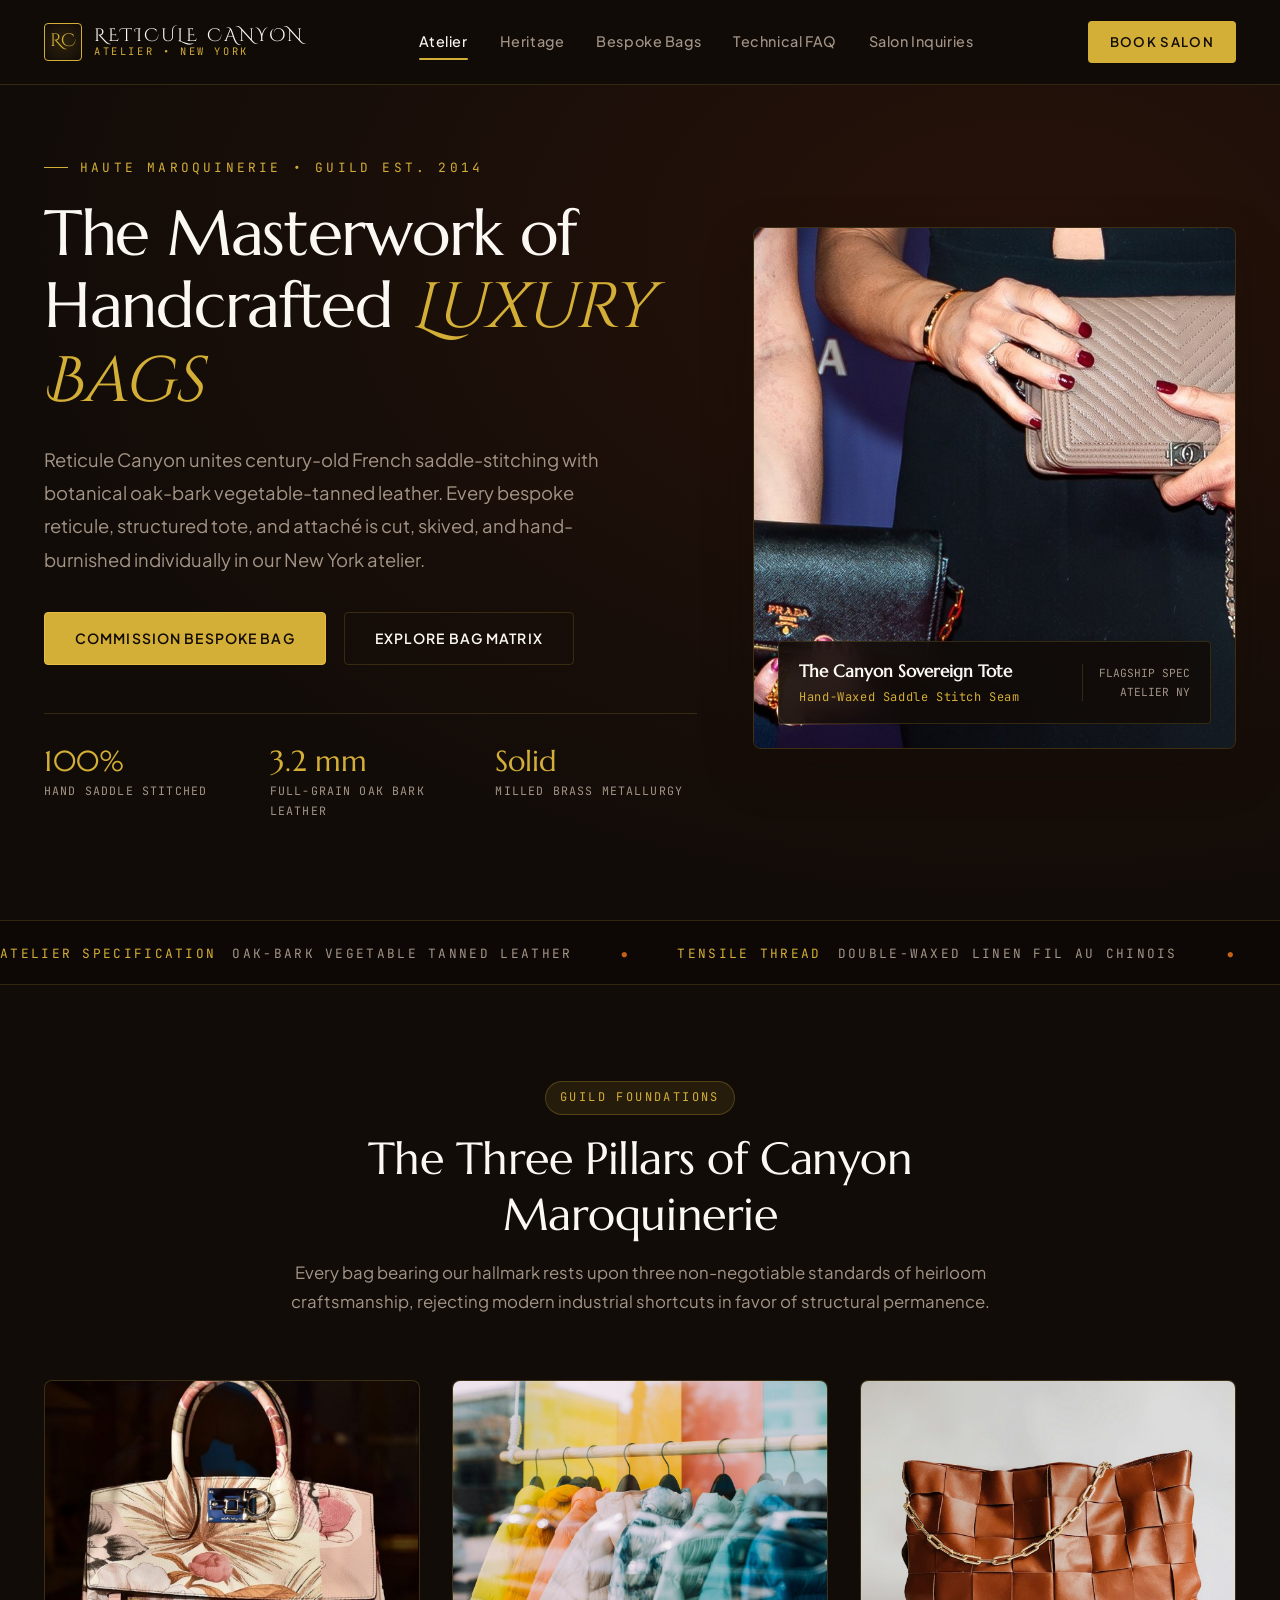
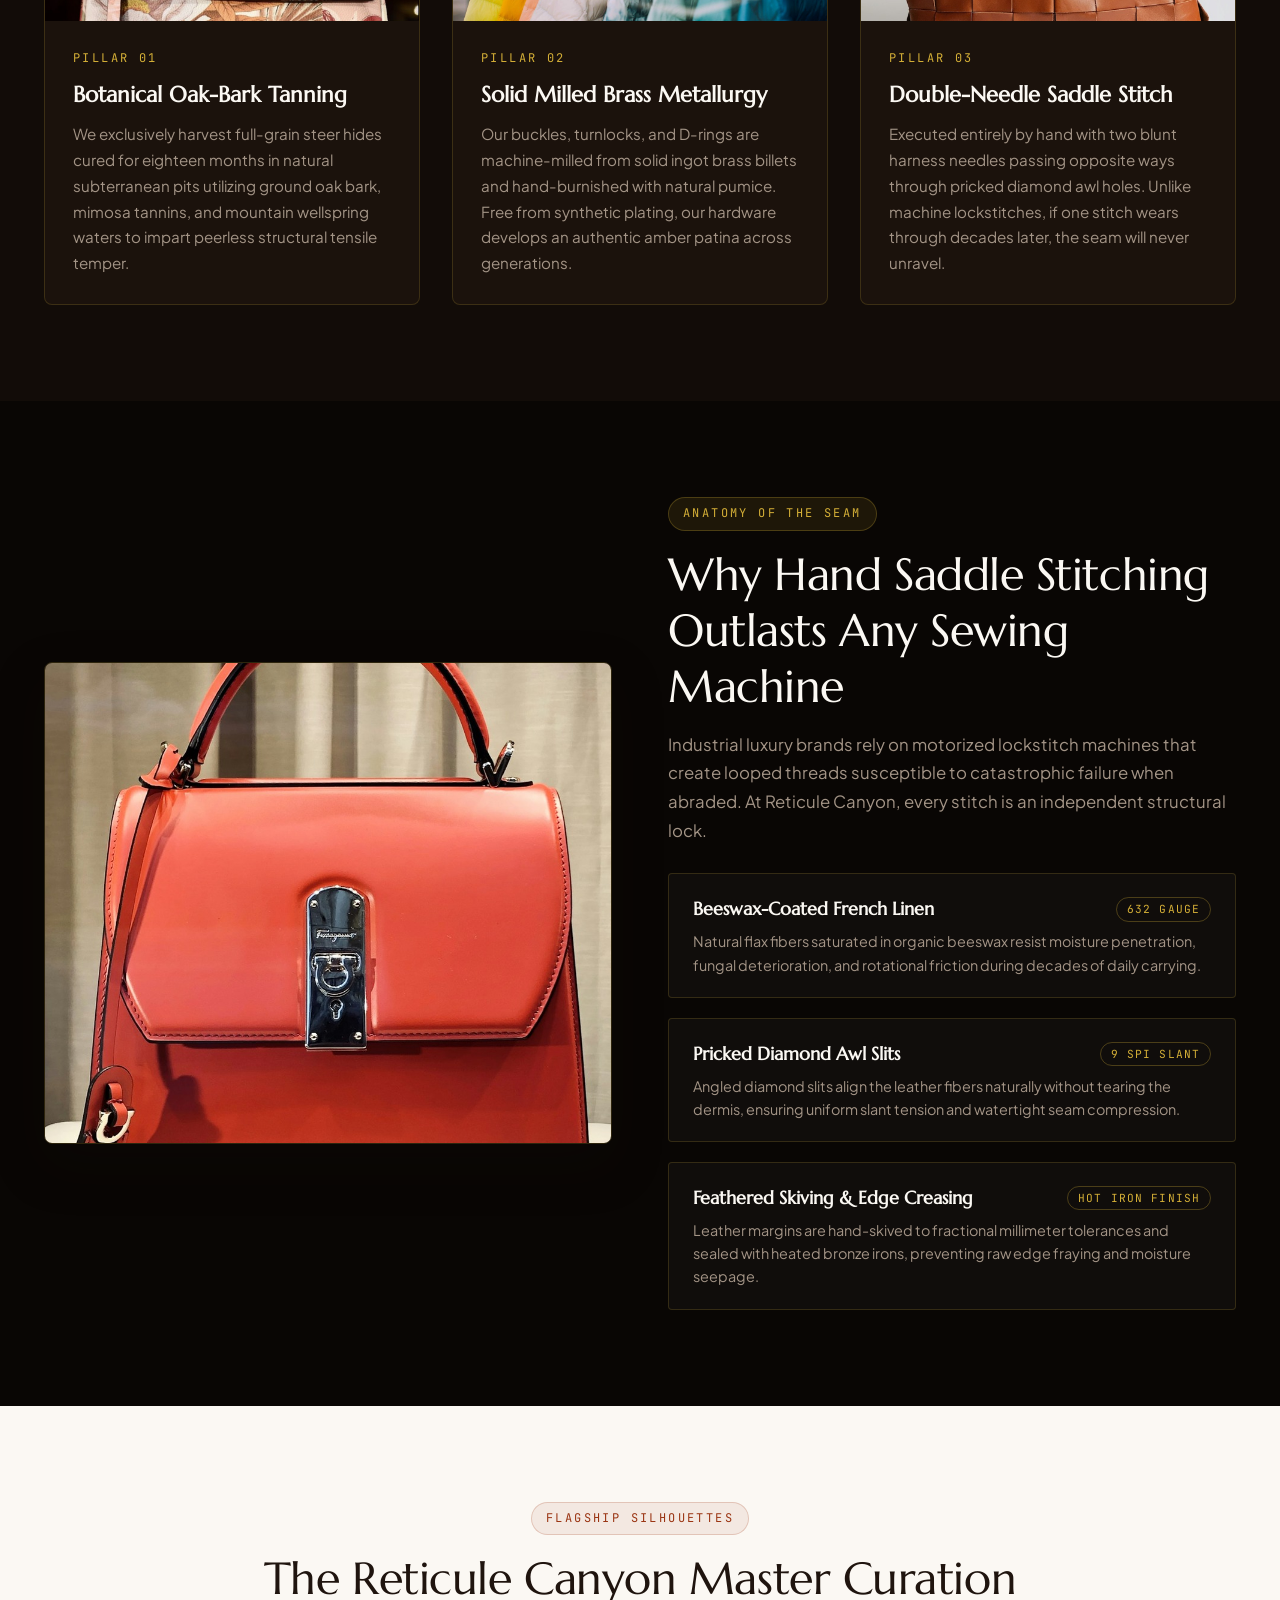
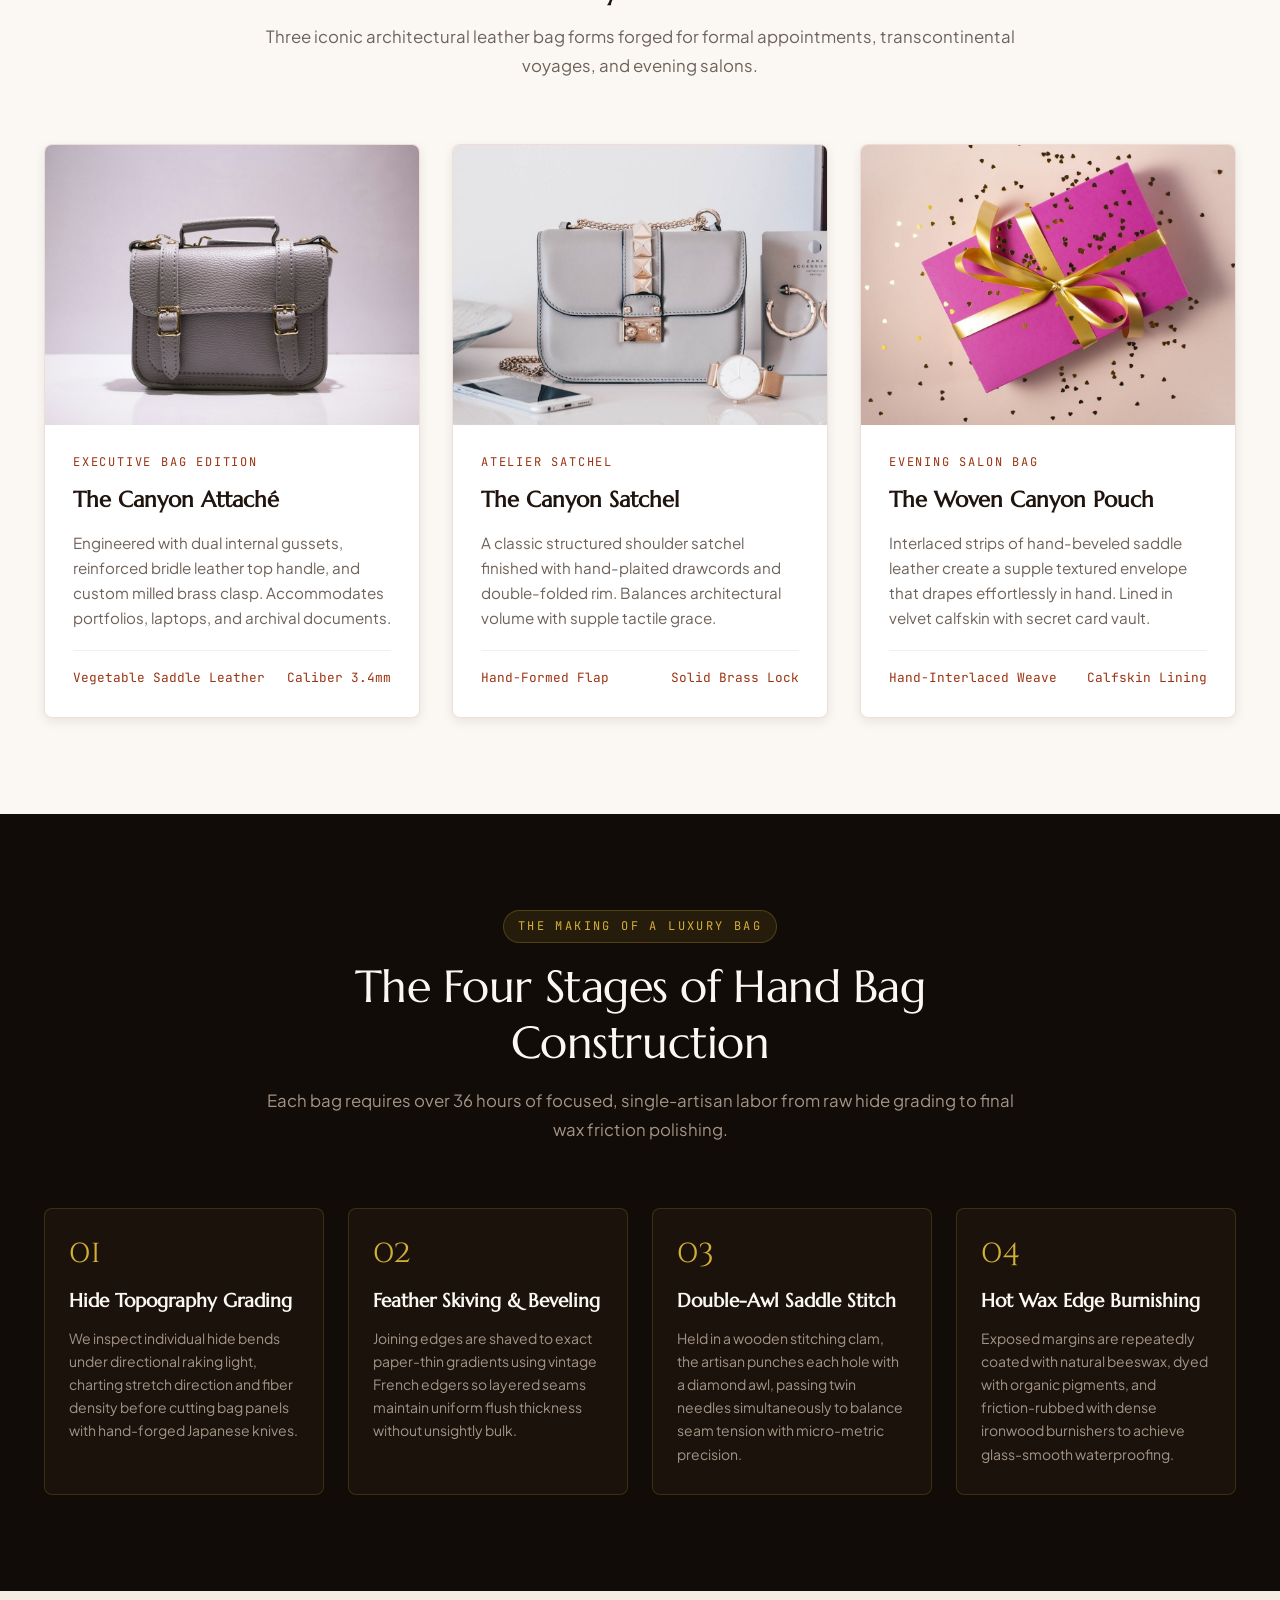
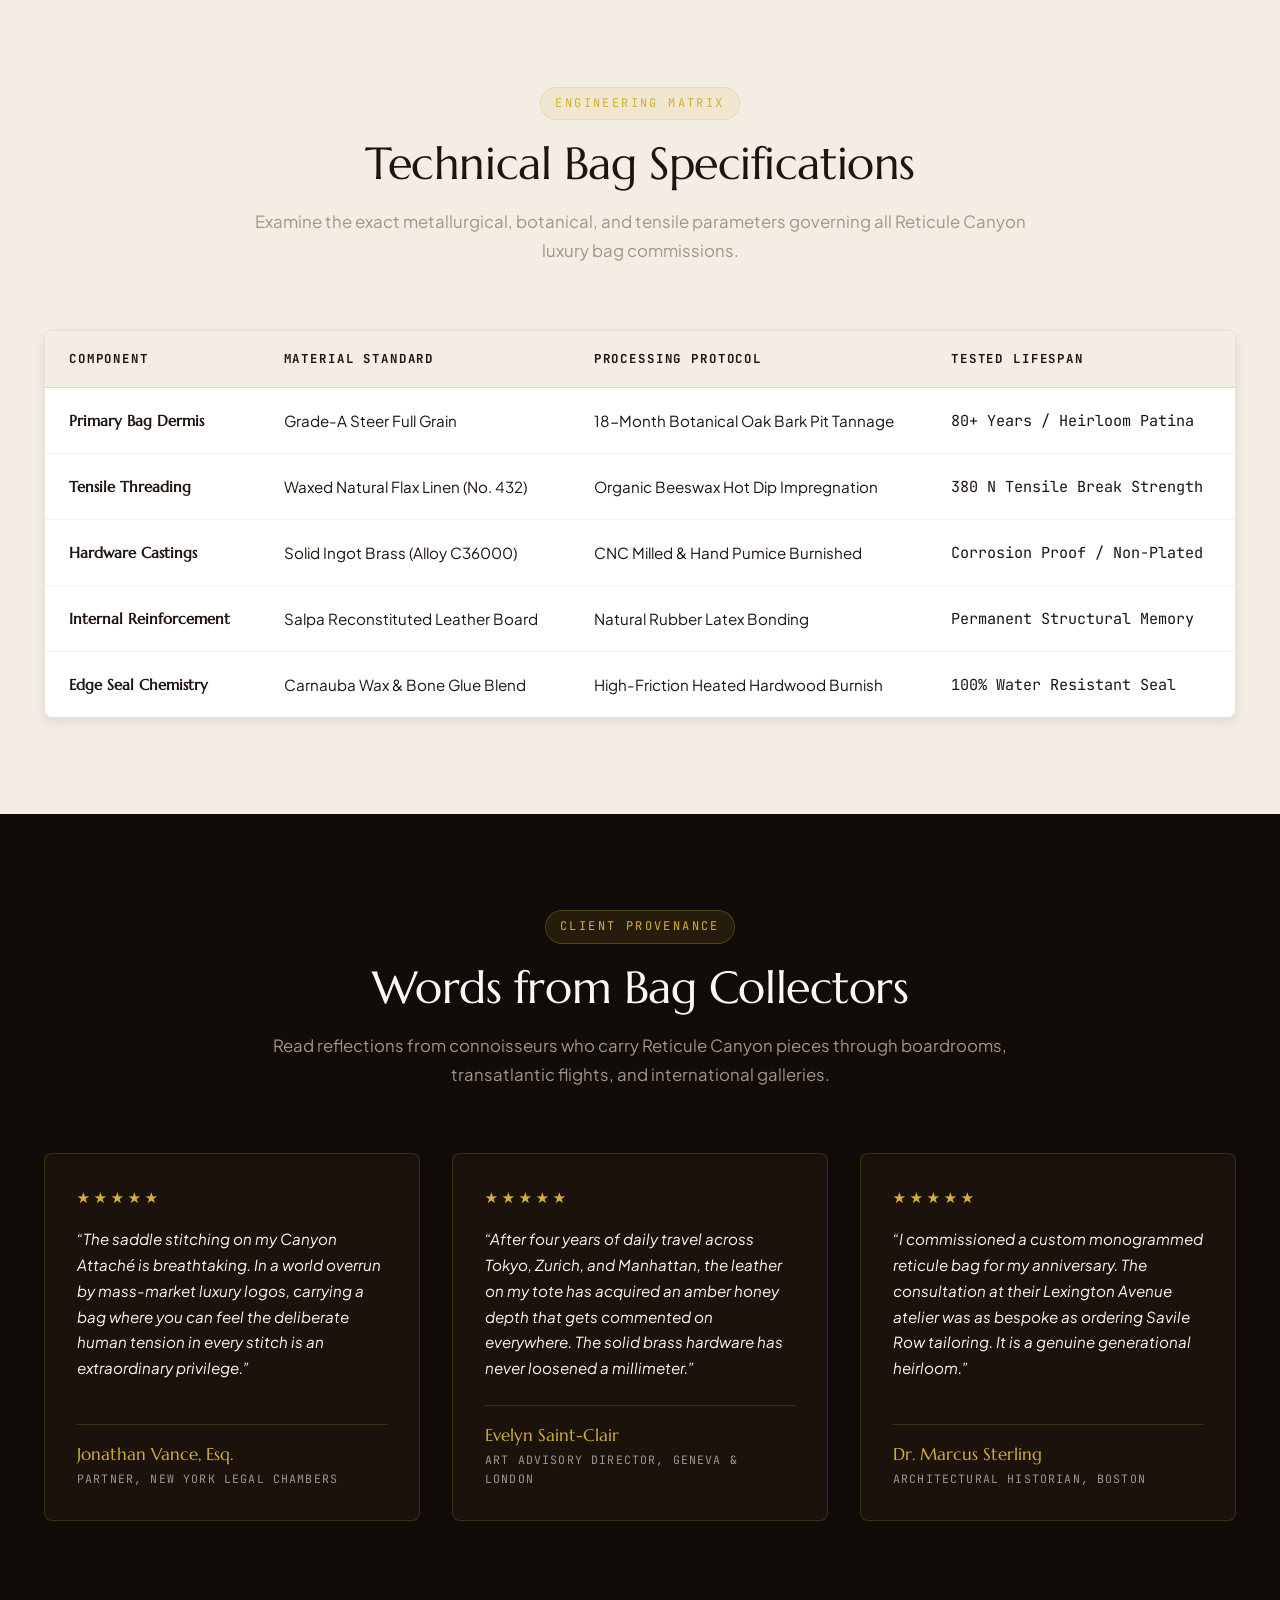
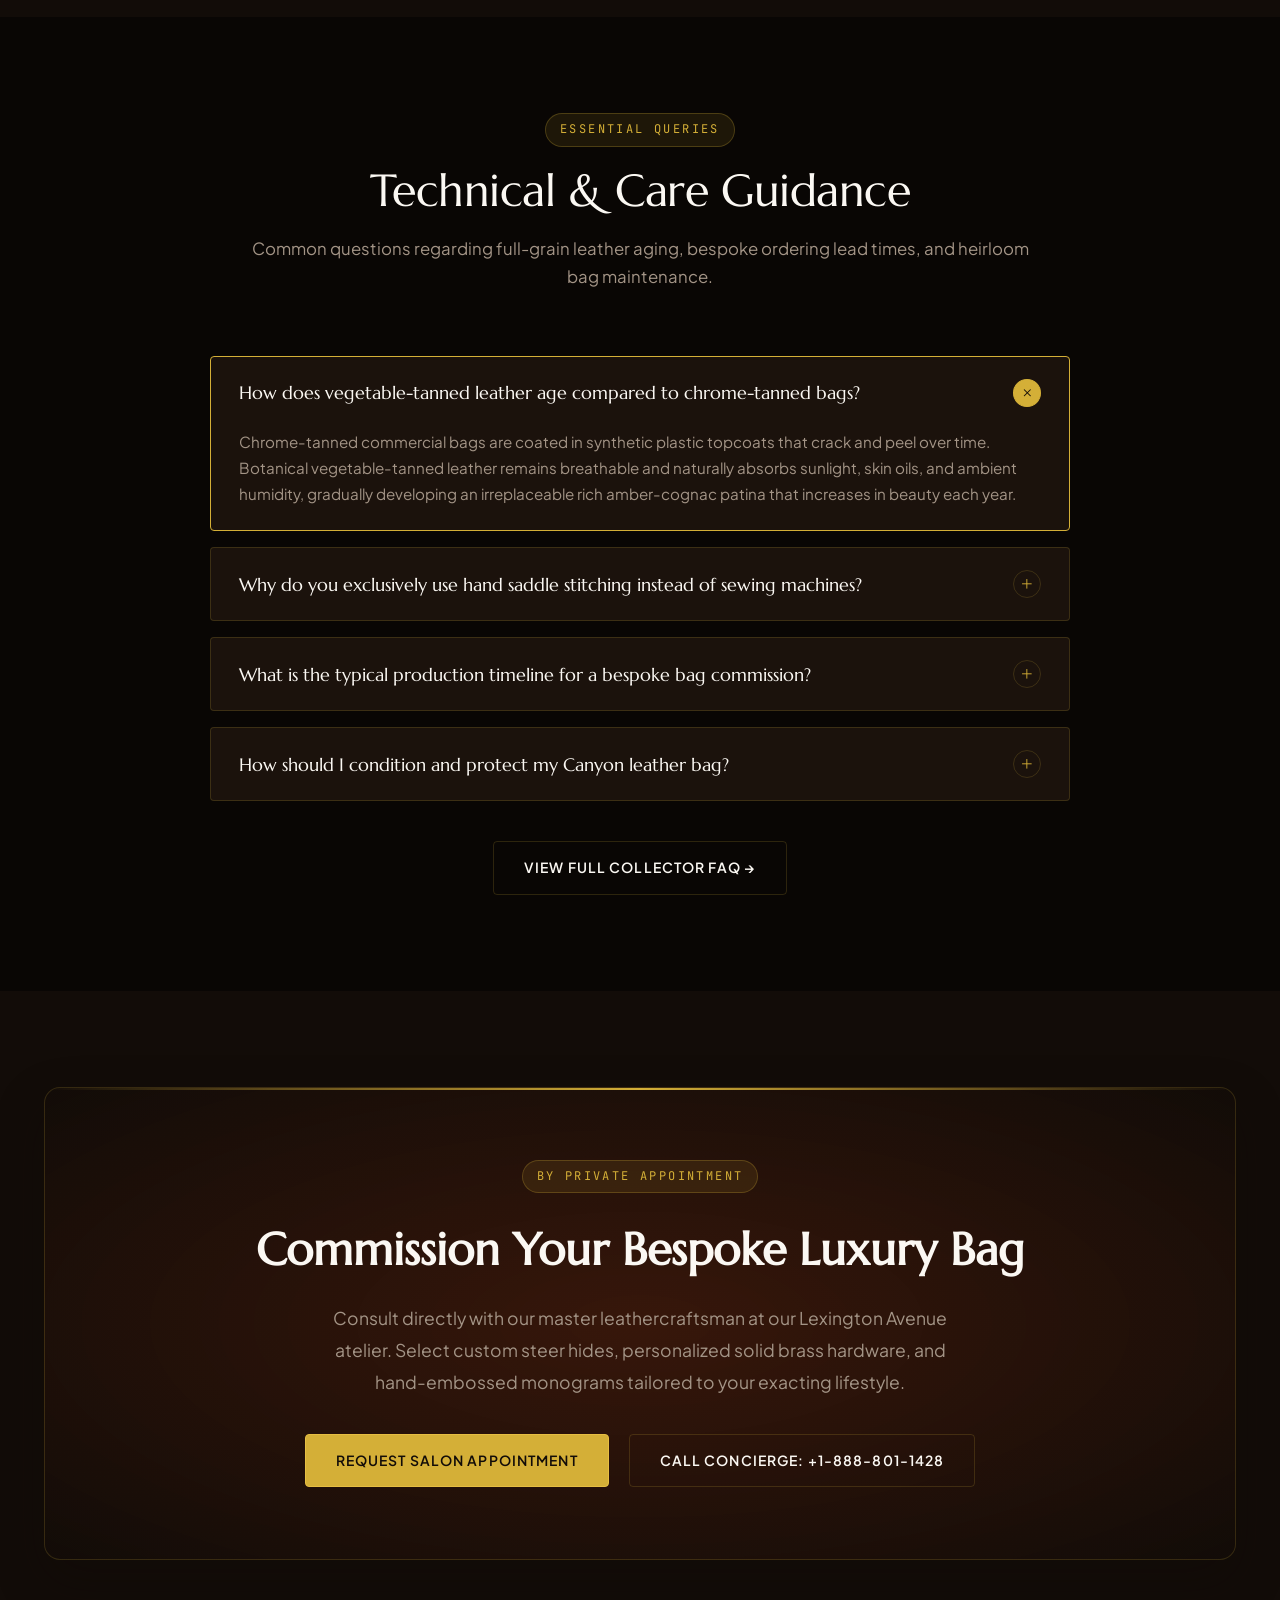
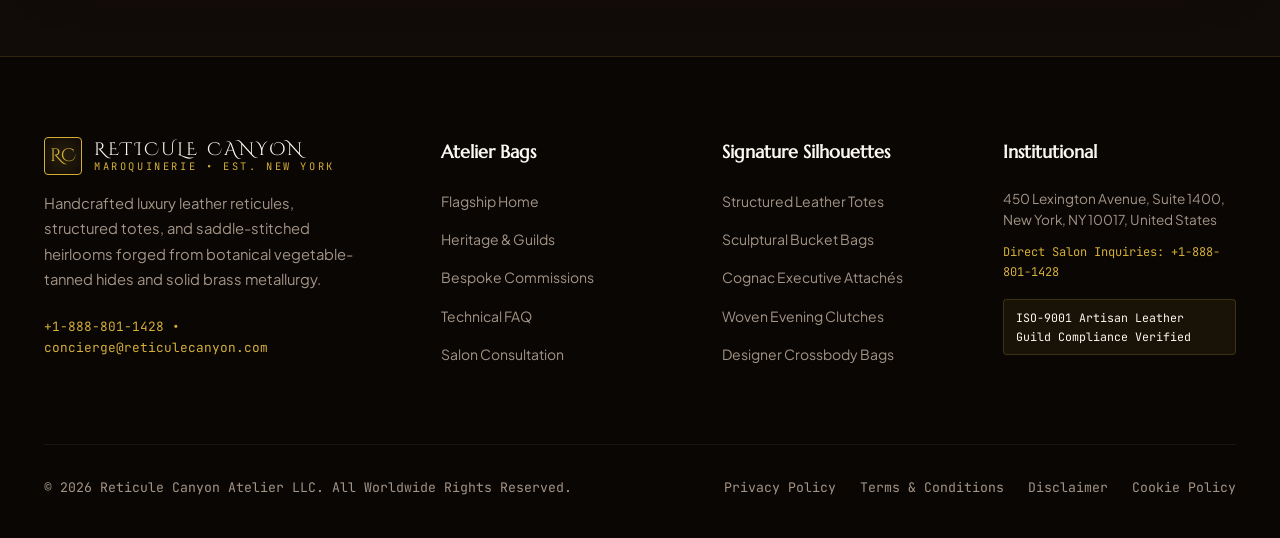
<file: index.html>
<!DOCTYPE html>
<html lang="en">
<head>
  <meta charset="UTF-8">
  <meta name="viewport" content="width=device-width, initial-scale=1.0">
  <title>Reticule Canyon | Handcrafted Luxury Bags &amp; Haute Maroquinerie</title>
  <meta name="description" content="Discover Reticule Canyon Atelier. Handcrafted luxury leather reticules, structured designer totes, and saddle-stitched satchels made with botanical hides and solid brass in New York.">
  <link rel="canonical" href="https://reticulecanyon.com/index.html">
  <!-- Google tag (gtag.js) -->
<script async src="https://www.googletagmanager.com/gtag/js?id=G-0LY0HY7L01"></script>
<script>
  window.dataLayer = window.dataLayer || [];
  function gtag(){dataLayer.push(arguments);}
  gtag('js', new Date());
  gtag('config', 'G-0LY0HY7L01');
</script>
  <link rel="preconnect" href="https://fonts.googleapis.com">
<link rel="preconnect" href="https://fonts.gstatic.com" crossorigin>
<link href="https://fonts.googleapis.com/css2?family=Cinzel+Decorative:wght@700&family=JetBrains+Mono:wght@400;500&family=Marcellus&family=Plus+Jakarta+Sans:wght@300;400;500;600;700&display=swap" rel="stylesheet">
  <link rel="stylesheet" href="assets/css/style.css">
  <script type="application/ld+json">
  {
    "@context": "https://schema.org",
    "@type": "LeatherGoodsStore",
    "name": "Reticule Canyon Atelier",
    "url": "https://reticulecanyon.com/",
    "telephone": "+1-888-801-1428",
    "address": {
      "@type": "PostalAddress",
      "streetAddress": "450 Lexington Avenue, Suite 1400",
      "addressLocality": "New York",
      "addressRegion": "NY",
      "postalCode": "10017",
      "addressCountry": "US"
    },
    "description": "Handcrafted luxury bags, structured leather reticules, designer totes, and saddle-stitched accessories crafted in New York.",
    "priceRange": "$$$$"
  }
  </script>
</head>
<body>
  <!-- Site Header (Rule 11) -->
  <header class="site-header">
    <div class="rc-container">
      <div class="rc-nav-container">
        <a href="index.html" class="rc-brand">
          <div class="rc-brand-crest">RC</div>
          <div class="rc-brand-text">
            Reticule Canyon
            <small>Atelier &bull; New York</small>
          </div>
        </a>
        <nav class="rc-nav-menu">
          <a href="index.html" class="rc-nav-link active">Atelier</a>
          <a href="about.html" class="rc-nav-link ">Heritage</a>
          <a href="services.html" class="rc-nav-link ">Bespoke Bags</a>
          <a href="faq.html" class="rc-nav-link ">Technical FAQ</a>
          <a href="contact.html" class="rc-nav-link ">Salon Inquiries</a>
        </nav>
        <div style="display: flex; align-items: center; gap: 16px;">
          <a href="contact.html" class="rc-nav-cta">Book Salon</a>
          <button class="rc-hamburger" id="rc-hamburger" aria-label="Toggle Navigation">
            <span></span>
            <span></span>
            <span></span>
          </button>
        </div>
      </div>
    </div>
  </header>

  <!-- Mobile Drawer (Rule 11) -->
  <div class="mobile-drawer-backdrop" id="mobile-drawer-backdrop"></div>
  <div class="mobile-drawer" id="mobile-drawer">
    <div class="mobile-drawer-header">
      <div class="rc-brand">
        <div class="rc-brand-crest">RC</div>
        <div class="rc-brand-text">Reticule Canyon</div>
      </div>
      <button class="mobile-drawer-close" id="mobile-drawer-close" aria-label="Close Drawer">&times;</button>
    </div>
    <div class="mobile-drawer-body">
      <a href="index.html" class="mobile-nav-link">Atelier Flagship</a>
      <a href="about.html" class="mobile-nav-link">Heritage &amp; Guild Story</a>
      <a href="services.html" class="mobile-nav-link">Bespoke Bag Commissions</a>
      <a href="faq.html" class="mobile-nav-link">Technical &amp; Collector FAQ</a>
      <a href="contact.html" class="mobile-nav-link">Salon Consultation</a>
    </div>
    <div class="mobile-drawer-footer">
      <p style="margin-bottom: 8px; color: var(--rc-gold); font-family: var(--rc-font-mono); font-size: 0.75rem;">PRIVATE CONCIERGE</p>
      <p style="margin-bottom: 6px;">+1-888-801-1428</p>
      <p><a href="mailto:concierge@reticulecanyon.com">concierge@reticulecanyon.com</a></p>
    </div>
  </div>

  <main>
    <!-- Section 1: Hero Masthead -->
    <section class="rc-hero">
      <div class="rc-container">
        <div class="rc-hero-grid">
          <div class="rc-hero-content">
            <div class="rc-hero-eyebrow">Haute Maroquinerie &bull; Guild Est. 2014</div>
            <h1 class="rc-hero-title">The Masterwork of Handcrafted <span>Luxury Bags</span></h1>
            <p class="rc-hero-desc">
              Reticule Canyon unites century-old French saddle-stitching with botanical oak-bark vegetable-tanned leather. Every bespoke reticule, structured tote, and attaché is cut, skived, and hand-burnished individually in our New York atelier.
            </p>
            <div class="rc-hero-actions">
              <a href="contact.html" class="rc-btn rc-btn-gold">Commission Bespoke Bag</a>
              <a href="services.html" class="rc-btn rc-btn-outline">Explore Bag Matrix</a>
            </div>
            <div class="rc-hero-stats">
              <div class="rc-stat-item">
                <div class="rc-stat-val">100%</div>
                <div class="rc-stat-lbl">Hand Saddle Stitched</div>
              </div>
              <div class="rc-stat-item">
                <div class="rc-stat-val">3.2 mm</div>
                <div class="rc-stat-lbl">Full-Grain Oak Bark Leather</div>
              </div>
              <div class="rc-stat-item">
                <div class="rc-stat-val">Solid</div>
                <div class="rc-stat-lbl">Milled Brass Metallurgy</div>
              </div>
            </div>
          </div>
          <div class="rc-hero-card">
            <div class="rc-hero-frame">
              <img src="assets/images/reticulecanyon_asset_1.jpg" alt="Handcrafted structured luxury leather tote bag with hand-finished seams on display" width="1200" height="800">
              <div class="rc-hero-floating-badge">
                <div class="rc-badge-info">
                  <h4>The Canyon Sovereign Tote</h4>
                  <p>Hand-Waxed Saddle Stitch Seam</p>
                </div>
                <div class="rc-badge-seal">
                  FLAGSHIP SPEC<br>ATELIER NY
                </div>
              </div>
            </div>
          </div>
        </div>
      </div>
    </section>

    <!-- Section 2: Marquee Ticker -->
    <div class="rc-ticker">
      <div class="rc-ticker-track">
        <div class="rc-ticker-item"><span>ATELIER SPECIFICATION</span> OAK-BARK VEGETABLE TANNED LEATHER</div>
        <div class="rc-ticker-bullet">&bull;</div>
        <div class="rc-ticker-item"><span>TENSILE THREAD</span> DOUBLE-WAXED LINEN FIL AU CHINOIS</div>
        <div class="rc-ticker-bullet">&bull;</div>
        <div class="rc-ticker-item"><span>METALLURGY</span> ZERO-PLATING SOLID MILLED BRASS</div>
        <div class="rc-ticker-bullet">&bull;</div>
        <div class="rc-ticker-item"><span>HAND SKIVING</span> BEVELED FEATHERED JOINTS 0.6MM</div>
        <div class="rc-ticker-bullet">&bull;</div>
        <div class="rc-ticker-item"><span>SALON COMMISSION</span> BESPOKE CLIENT MONOGRAMMING</div>
        <div class="rc-ticker-bullet">&bull;</div>
        <div class="rc-ticker-item"><span>ATELIER SPECIFICATION</span> OAK-BARK VEGETABLE TANNED LEATHER</div>
        <div class="rc-ticker-bullet">&bull;</div>
        <div class="rc-ticker-item"><span>TENSILE THREAD</span> DOUBLE-WAXED LINEN FIL AU CHINOIS</div>
        <div class="rc-ticker-bullet">&bull;</div>
        <div class="rc-ticker-item"><span>METALLURGY</span> ZERO-PLATING SOLID MILLED BRASS</div>
      </div>
    </div>

    <!-- Section 3: 3 Craft Pillars -->
    <section class="rc-section rc-section-dark">
      <div class="rc-container">
        <div class="rc-section-header">
          <span class="rc-section-tag">Guild Foundations</span>
          <h2 class="rc-section-title">The Three Pillars of Canyon Maroquinerie</h2>
          <p class="rc-section-subtitle">
            Every bag bearing our hallmark rests upon three non-negotiable standards of heirloom craftsmanship, rejecting modern industrial shortcuts in favor of structural permanence.
          </p>
        </div>
        <div class="rc-pillars-grid">
          <div class="rc-pillar-card">
            <div class="rc-pillar-media">
              <img src="assets/images/reticulecanyon_asset_3.jpg" alt="Bronze patina embossed luxury leather tote bag with sculpted handles" width="1200" height="800">
            </div>
            <div class="rc-pillar-body">
              <div class="rc-pillar-num">Pillar 01</div>
              <h3 class="rc-pillar-title">Botanical Oak-Bark Tanning</h3>
              <p class="rc-pillar-text">
                We exclusively harvest full-grain steer hides cured for eighteen months in natural subterranean pits utilizing ground oak bark, mimosa tannins, and mountain wellspring waters to impart peerless structural tensile temper.
              </p>
            </div>
          </div>
          <div class="rc-pillar-card">
            <div class="rc-pillar-media">
              <img src="assets/images/reticulecanyon_asset_4.jpg" alt="Sculptural cylindrical leather bucket bag with braided cord closure" width="1200" height="800">
            </div>
            <div class="rc-pillar-body">
              <div class="rc-pillar-num">Pillar 02</div>
              <h3 class="rc-pillar-title">Solid Milled Brass Metallurgy</h3>
              <p class="rc-pillar-text">
                Our buckles, turnlocks, and D-rings are machine-milled from solid ingot brass billets and hand-burnished with natural pumice. Free from synthetic plating, our hardware develops an authentic amber patina across generations.
              </p>
            </div>
          </div>
          <div class="rc-pillar-card">
            <div class="rc-pillar-media">
              <img src="assets/images/reticulecanyon_asset_5.jpg" alt="Quilted designer velvet and leather crossbody bag with precision stitch lines" width="1200" height="800">
            </div>
            <div class="rc-pillar-body">
              <div class="rc-pillar-num">Pillar 03</div>
              <h3 class="rc-pillar-title">Double-Needle Saddle Stitch</h3>
              <p class="rc-pillar-text">
                Executed entirely by hand with two blunt harness needles passing opposite ways through pricked diamond awl holes. Unlike machine lockstitches, if one stitch wears through decades later, the seam will never unravel.
              </p>
            </div>
          </div>
        </div>
      </div>
    </section>

    <!-- Section 4: Anatomy Deep Dive -->
    <section class="rc-section rc-section-darker">
      <div class="rc-container">
        <div class="rc-anatomy-grid">
          <div class="rc-anatomy-media">
            <img src="assets/images/reticulecanyon_asset_2.jpg" alt="Crocodile embossed luxury leather tote bag showing detailed architectural construction" width="1200" height="800">
          </div>
          <div class="rc-anatomy-content">
            <span class="rc-section-tag">Anatomy of the Seam</span>
            <h2 class="rc-section-title">Why Hand Saddle Stitching Outlasts Any Sewing Machine</h2>
            <p class="rc-section-subtitle" style="margin-bottom: 28px;">
              Industrial luxury brands rely on motorized lockstitch machines that create looped threads susceptible to catastrophic failure when abraded. At Reticule Canyon, every stitch is an independent structural lock.
            </p>
            <div class="rc-anatomy-spec-list">
              <div class="rc-anatomy-item">
                <div class="rc-anatomy-item-head">
                  <h4>Beeswax-Coated French Linen</h4>
                  <span class="rc-spec-pill">632 Gauge</span>
                </div>
                <p>Natural flax fibers saturated in organic beeswax resist moisture penetration, fungal deterioration, and rotational friction during decades of daily carrying.</p>
              </div>
              <div class="rc-anatomy-item">
                <div class="rc-anatomy-item-head">
                  <h4>Pricked Diamond Awl Slits</h4>
                  <span class="rc-spec-pill">9 SPI Slant</span>
                </div>
                <p>Angled diamond slits align the leather fibers naturally without tearing the dermis, ensuring uniform slant tension and watertight seam compression.</p>
              </div>
              <div class="rc-anatomy-item">
                <div class="rc-anatomy-item-head">
                  <h4>Feathered Skiving &amp; Edge Creasing</h4>
                  <span class="rc-spec-pill">Hot Iron Finish</span>
                </div>
                <p>Leather margins are hand-skived to fractional millimeter tolerances and sealed with heated bronze irons, preventing raw edge fraying and moisture seepage.</p>
              </div>
            </div>
          </div>
        </div>
      </div>
    </section>

    <!-- Section 5: Master Curation Bento Grid -->
    <section class="rc-section rc-section-light">
      <div class="rc-container">
        <div class="rc-section-header">
          <span class="rc-section-tag">Flagship Silhouettes</span>
          <h2 class="rc-section-title">The Reticule Canyon Master Curation</h2>
          <p class="rc-section-subtitle">
            Three iconic architectural leather bag forms forged for formal appointments, transcontinental voyages, and evening salons.
          </p>
        </div>
        <div class="rc-bento-grid">
          <div class="rc-bento-card">
            <div class="rc-bento-media">
              <img src="assets/images/reticulecanyon_asset_6.jpg" alt="Cognac executive leather briefcase attache handcrafted with solid brass lock" width="1200" height="800">
            </div>
            <div class="rc-bento-body">
              <div class="rc-bento-category">Executive Bag Edition</div>
              <h3 class="rc-bento-title">The Canyon Attaché</h3>
              <p class="rc-bento-desc">
                Engineered with dual internal gussets, reinforced bridle leather top handle, and custom milled brass clasp. Accommodates portfolios, laptops, and archival documents.
              </p>
              <div class="rc-bento-footer">
                <span>Vegetable Saddle Leather</span>
                <span>Caliber 3.4mm</span>
              </div>
            </div>
          </div>
          <div class="rc-bento-card">
            <div class="rc-bento-media">
              <img src="assets/images/reticulecanyon_asset_7.jpg" alt="Caramel leather satchel bag with hand-creased edges and turnlock closure" width="1200" height="800">
            </div>
            <div class="rc-bento-body">
              <div class="rc-bento-category">Atelier Satchel</div>
              <h3 class="rc-bento-title">The Canyon Satchel</h3>
              <p class="rc-bento-desc">
                A classic structured shoulder satchel finished with hand-plaited drawcords and double-folded rim. Balances architectural volume with supple tactile grace.
              </p>
              <div class="rc-bento-footer">
                <span>Hand-Formed Flap</span>
                <span>Solid Brass Lock</span>
              </div>
            </div>
          </div>
          <div class="rc-bento-card">
            <div class="rc-bento-media">
              <img src="assets/images/reticulecanyon_asset_8.jpg" alt="Crimson woven leather clutch and reticule with intricate hand-interlaced straps" width="1200" height="800">
            </div>
            <div class="rc-bento-body">
              <div class="rc-bento-category">Evening Salon Bag</div>
              <h3 class="rc-bento-title">The Woven Canyon Pouch</h3>
              <p class="rc-bento-desc">
                Interlaced strips of hand-beveled saddle leather create a supple textured envelope that drapes effortlessly in hand. Lined in velvet calfskin with secret card vault.
              </p>
              <div class="rc-bento-footer">
                <span>Hand-Interlaced Weave</span>
                <span>Calfskin Lining</span>
              </div>
            </div>
          </div>
        </div>
      </div>
    </section>

    <!-- Section 6: Artisanal Chronology Timeline -->
    <section class="rc-section rc-section-dark">
      <div class="rc-container">
        <div class="rc-section-header">
          <span class="rc-section-tag">The Making of a Luxury Bag</span>
          <h2 class="rc-section-title">The Four Stages of Hand Bag Construction</h2>
          <p class="rc-section-subtitle">
            Each bag requires over 36 hours of focused, single-artisan labor from raw hide grading to final wax friction polishing.
          </p>
        </div>
        <div class="rc-timeline-grid">
          <div class="rc-timeline-step">
            <div class="rc-timeline-step-num">01</div>
            <h3 class="rc-timeline-step-title">Hide Topography Grading</h3>
            <p class="rc-timeline-step-text">
              We inspect individual hide bends under directional raking light, charting stretch direction and fiber density before cutting bag panels with hand-forged Japanese knives.
            </p>
          </div>
          <div class="rc-timeline-step">
            <div class="rc-timeline-step-num">02</div>
            <h3 class="rc-timeline-step-title">Feather Skiving &amp; Beveling</h3>
            <p class="rc-timeline-step-text">
              Joining edges are shaved to exact paper-thin gradients using vintage French edgers so layered seams maintain uniform flush thickness without unsightly bulk.
            </p>
          </div>
          <div class="rc-timeline-step">
            <div class="rc-timeline-step-num">03</div>
            <h3 class="rc-timeline-step-title">Double-Awl Saddle Stitch</h3>
            <p class="rc-timeline-step-text">
              Held in a wooden stitching clam, the artisan punches each hole with a diamond awl, passing twin needles simultaneously to balance seam tension with micro-metric precision.
            </p>
          </div>
          <div class="rc-timeline-step">
            <div class="rc-timeline-step-num">04</div>
            <h3 class="rc-timeline-step-title">Hot Wax Edge Burnishing</h3>
            <p class="rc-timeline-step-text">
              Exposed margins are repeatedly coated with natural beeswax, dyed with organic pigments, and friction-rubbed with dense ironwood burnishers to achieve glass-smooth waterproofing.
            </p>
          </div>
        </div>
      </div>
    </section>

    <!-- Section 7: Technical Specifications Matrix -->
    <section class="rc-section rc-section-sand">
      <div class="rc-container">
        <div class="rc-section-header">
          <span class="rc-section-tag">Engineering Matrix</span>
          <h2 class="rc-section-title">Technical Bag Specifications</h2>
          <p class="rc-section-subtitle">
            Examine the exact metallurgical, botanical, and tensile parameters governing all Reticule Canyon luxury bag commissions.
          </p>
        </div>
        <div class="rc-specs-card">
          <table class="rc-specs-table">
            <thead>
              <tr>
                <th>Component</th>
                <th>Material Standard</th>
                <th>Processing Protocol</th>
                <th>Tested Lifespan</th>
              </tr>
            </thead>
            <tbody>
              <tr>
                <td class="rc-specs-param">Primary Bag Dermis</td>
                <td>Grade-A Steer Full Grain</td>
                <td>18-Month Botanical Oak Bark Pit Tannage</td>
                <td class="rc-specs-val">80+ Years / Heirloom Patina</td>
              </tr>
              <tr>
                <td class="rc-specs-param">Tensile Threading</td>
                <td>Waxed Natural Flax Linen (No. 432)</td>
                <td>Organic Beeswax Hot Dip Impregnation</td>
                <td class="rc-specs-val">380 N Tensile Break Strength</td>
              </tr>
              <tr>
                <td class="rc-specs-param">Hardware Castings</td>
                <td>Solid Ingot Brass (Alloy C36000)</td>
                <td>CNC Milled &amp; Hand Pumice Burnished</td>
                <td class="rc-specs-val">Corrosion Proof / Non-Plated</td>
              </tr>
              <tr>
                <td class="rc-specs-param">Internal Reinforcement</td>
                <td>Salpa Reconstituted Leather Board</td>
                <td>Natural Rubber Latex Bonding</td>
                <td class="rc-specs-val">Permanent Structural Memory</td>
              </tr>
              <tr>
                <td class="rc-specs-param">Edge Seal Chemistry</td>
                <td>Carnauba Wax &amp; Bone Glue Blend</td>
                <td>High-Friction Heated Hardwood Burnish</td>
                <td class="rc-specs-val">100% Water Resistant Seal</td>
              </tr>
            </tbody>
          </table>
        </div>
      </div>
    </section>

    <!-- Section 8: Connoisseur Testimonials -->
    <section class="rc-section rc-section-dark">
      <div class="rc-container">
        <div class="rc-section-header">
          <span class="rc-section-tag">Client Provenance</span>
          <h2 class="rc-section-title">Words from Bag Collectors</h2>
          <p class="rc-section-subtitle">
            Read reflections from connoisseurs who carry Reticule Canyon pieces through boardrooms, transatlantic flights, and international galleries.
          </p>
        </div>
        <div class="rc-testimonials-grid">
          <div class="rc-testimonial-card">
            <div>
              <div class="rc-testimonial-stars">&#9733;&#9733;&#9733;&#9733;&#9733;</div>
              <p class="rc-testimonial-quote">
                &ldquo;The saddle stitching on my Canyon Attaché is breathtaking. In a world overrun by mass-market luxury logos, carrying a bag where you can feel the deliberate human tension in every stitch is an extraordinary privilege.&rdquo;
              </p>
            </div>
            <div class="rc-testimonial-author">
              <div class="rc-author-name">Jonathan Vance, Esq.</div>
              <div class="rc-author-provenance">Partner, New York Legal Chambers</div>
            </div>
          </div>
          <div class="rc-testimonial-card">
            <div>
              <div class="rc-testimonial-stars">&#9733;&#9733;&#9733;&#9733;&#9733;</div>
              <p class="rc-testimonial-quote">
                &ldquo;After four years of daily travel across Tokyo, Zurich, and Manhattan, the leather on my tote has acquired an amber honey depth that gets commented on everywhere. The solid brass hardware has never loosened a millimeter.&rdquo;
              </p>
            </div>
            <div class="rc-testimonial-author">
              <div class="rc-author-name">Evelyn Saint-Clair</div>
              <div class="rc-author-provenance">Art Advisory Director, Geneva &amp; London</div>
            </div>
          </div>
          <div class="rc-testimonial-card">
            <div>
              <div class="rc-testimonial-stars">&#9733;&#9733;&#9733;&#9733;&#9733;</div>
              <p class="rc-testimonial-quote">
                &ldquo;I commissioned a custom monogrammed reticule bag for my anniversary. The consultation at their Lexington Avenue atelier was as bespoke as ordering Savile Row tailoring. It is a genuine generational heirloom.&rdquo;
              </p>
            </div>
            <div class="rc-testimonial-author">
              <div class="rc-author-name">Dr. Marcus Sterling</div>
              <div class="rc-author-provenance">Architectural Historian, Boston</div>
            </div>
          </div>
        </div>
      </div>
    </section>

    <!-- Section 9: FAQ Preview Accordion -->
    <section class="rc-section rc-section-darker">
      <div class="rc-container">
        <div class="rc-section-header">
          <span class="rc-section-tag">Essential Queries</span>
          <h2 class="rc-section-title">Technical &amp; Care Guidance</h2>
          <p class="rc-section-subtitle">
            Common questions regarding full-grain leather aging, bespoke ordering lead times, and heirloom bag maintenance.
          </p>
        </div>
        <div class="rc-accordion-list">
          <div class="rc-accordion-item active">
            <button class="rc-accordion-header">
              <span>How does vegetable-tanned leather age compared to chrome-tanned bags?</span>
              <span class="rc-accordion-icon">+</span>
            </button>
            <div class="rc-accordion-body">
              <p>Chrome-tanned commercial bags are coated in synthetic plastic topcoats that crack and peel over time. Botanical vegetable-tanned leather remains breathable and naturally absorbs sunlight, skin oils, and ambient humidity, gradually developing an irreplaceable rich amber-cognac patina that increases in beauty each year.</p>
            </div>
          </div>
          <div class="rc-accordion-item">
            <button class="rc-accordion-header">
              <span>Why do you exclusively use hand saddle stitching instead of sewing machines?</span>
              <span class="rc-accordion-icon">+</span>
            </button>
            <div class="rc-accordion-body">
              <p>Sewing machines use an interlocking bobbin loop that creates structural vulnerability: if one loop snaps, the entire seam quickly unravels under strain. Our two-needle hand saddle stitch creates two independent cross-passes through each awl hole. Even under severe abrasion, the seam remains firmly locked.</p>
            </div>
          </div>
          <div class="rc-accordion-item">
            <button class="rc-accordion-header">
              <span>What is the typical production timeline for a bespoke bag commission?</span>
              <span class="rc-accordion-icon">+</span>
            </button>
            <div class="rc-accordion-body">
              <p>Depending on leather hide selection, custom monogram brass die casting, and internal partitioning requirements, a bespoke commission typically takes between four to eight weeks of artisan bench work. Each piece is crafted start-to-finish by one dedicated master maroquinier.</p>
            </div>
          </div>
          <div class="rc-accordion-item">
            <button class="rc-accordion-header">
              <span>How should I condition and protect my Canyon leather bag?</span>
              <span class="rc-accordion-icon">+</span>
            </button>
            <div class="rc-accordion-body">
              <p>We recommend buffing your bag with a horsehair brush every few weeks to disperse natural waxes. Once every six to twelve months, apply a modest pea-sized amount of pure neatsfoot oil or botanical beeswax conditioner with a soft lint-free flannel cloth.</p>
            </div>
          </div>
        </div>
        <div style="text-align: center; margin-top: 40px;">
          <a href="faq.html" class="rc-btn rc-btn-outline">View Full Collector FAQ &rarr;</a>
        </div>
      </div>
    </section>

    <!-- Section 10: Private Bespoke Commission CTA -->
    <section class="rc-section rc-section-dark">
      <div class="rc-container">
        <div class="rc-cta-box">
          <span class="rc-section-tag" style="margin-bottom: 20px;">By Private Appointment</span>
          <h2 class="rc-cta-title">Commission Your Bespoke Luxury Bag</h2>
          <p class="rc-cta-desc">
            Consult directly with our master leathercraftsman at our Lexington Avenue atelier. Select custom steer hides, personalized solid brass hardware, and hand-embossed monograms tailored to your exacting lifestyle.
          </p>
          <div style="display: flex; justify-content: center; gap: 20px; flex-wrap: wrap;">
            <a href="contact.html" class="rc-btn rc-btn-gold">Request Salon Appointment</a>
            <a href="tel:+18888011428" class="rc-btn rc-btn-outline">Call Concierge: +1-888-801-1428</a>
          </div>
        </div>
      </div>
    </section>
  </main>

  <!-- Semantic Site Footer -->
  <footer class="rc-footer">
    <div class="rc-container">
      <div class="rc-footer-grid">
        <div class="rc-footer-brand">
          <div class="rc-brand">
            <div class="rc-brand-crest">RC</div>
            <div class="rc-brand-text">
              Reticule Canyon
              <small>Maroquinerie &bull; Est. New York</small>
            </div>
          </div>
          <p>Handcrafted luxury leather reticules, structured totes, and saddle-stitched heirlooms forged from botanical vegetable-tanned hides and solid brass metallurgy.</p>
          <div style="font-family: var(--rc-font-mono); font-size: 0.8rem; color: var(--rc-gold);">
            +1-888-801-1428 &bull; concierge@reticulecanyon.com
          </div>
        </div>
        <div class="rc-footer-col">
          <h4>Atelier Bags</h4>
          <ul class="rc-footer-links">
            <li><a href="index.html">Flagship Home</a></li>
            <li><a href="about.html">Heritage &amp; Guilds</a></li>
            <li><a href="services.html">Bespoke Commissions</a></li>
            <li><a href="faq.html">Technical FAQ</a></li>
            <li><a href="contact.html">Salon Consultation</a></li>
          </ul>
        </div>
        <div class="rc-footer-col">
          <h4>Signature Silhouettes</h4>
          <ul class="rc-footer-links">
            <li><a href="services.html">Structured Leather Totes</a></li>
            <li><a href="services.html">Sculptural Bucket Bags</a></li>
            <li><a href="services.html">Cognac Executive Attach&eacute;s</a></li>
            <li><a href="services.html">Woven Evening Clutches</a></li>
            <li><a href="services.html">Designer Crossbody Bags</a></li>
          </ul>
        </div>
        <div class="rc-footer-col">
          <h4>Institutional</h4>
          <p style="font-size: 0.85rem; line-height: 1.6; margin-bottom: 12px; color: var(--rc-text-light-muted);">
            450 Lexington Avenue, Suite 1400, New York, NY 10017, United States
          </p>
          <p style="font-family: var(--rc-font-mono); font-size: 0.75rem; color: var(--rc-gold); margin-bottom: 16px;">
            Direct Salon Inquiries: +1-888-801-1428
          </p>
          <div style="padding: 8px 12px; background: rgba(212,175,55,0.08); border: 1px solid rgba(212,175,55,0.2); border-radius: 4px; font-size: 0.725rem; font-family: var(--rc-font-mono); color: var(--rc-text-light);">
            ISO-9001 Artisan Leather Guild Compliance Verified
          </div>
        </div>
      </div>
      <div class="rc-footer-bottom">
        <div>&copy; 2026 Reticule Canyon Atelier LLC. All Worldwide Rights Reserved.</div>
        <div class="rc-footer-legal-links">
          <a href="privacy-policy.html">Privacy Policy</a>
          <a href="terms-and-conditions.html">Terms &amp; Conditions</a>
          <a href="disclaimer.html">Disclaimer</a>
          <a href="cookie-policy.html">Cookie Policy</a>
        </div>
      </div>
    </div>
  </footer>
  <script src="assets/js/script.js"></script>
  <script src="assets/js/main.js"></script>
</body>
</html>
</file>
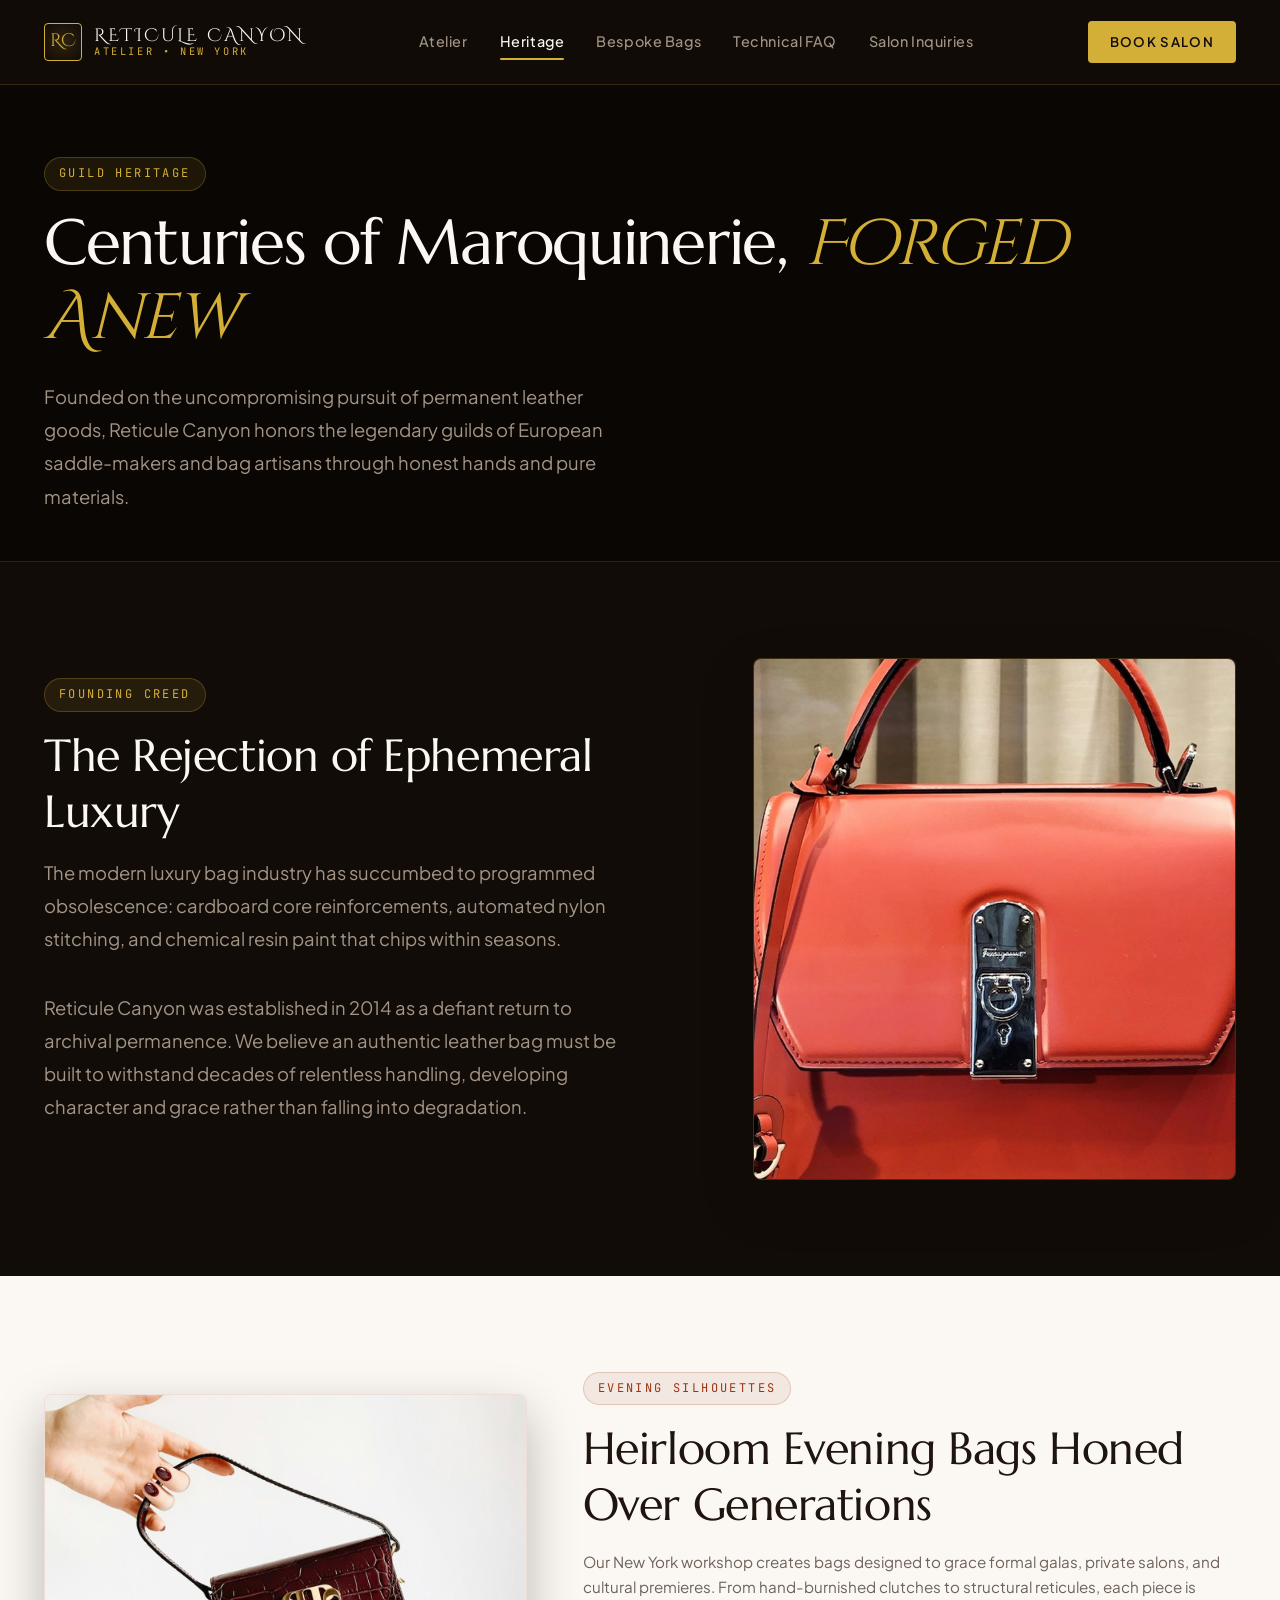
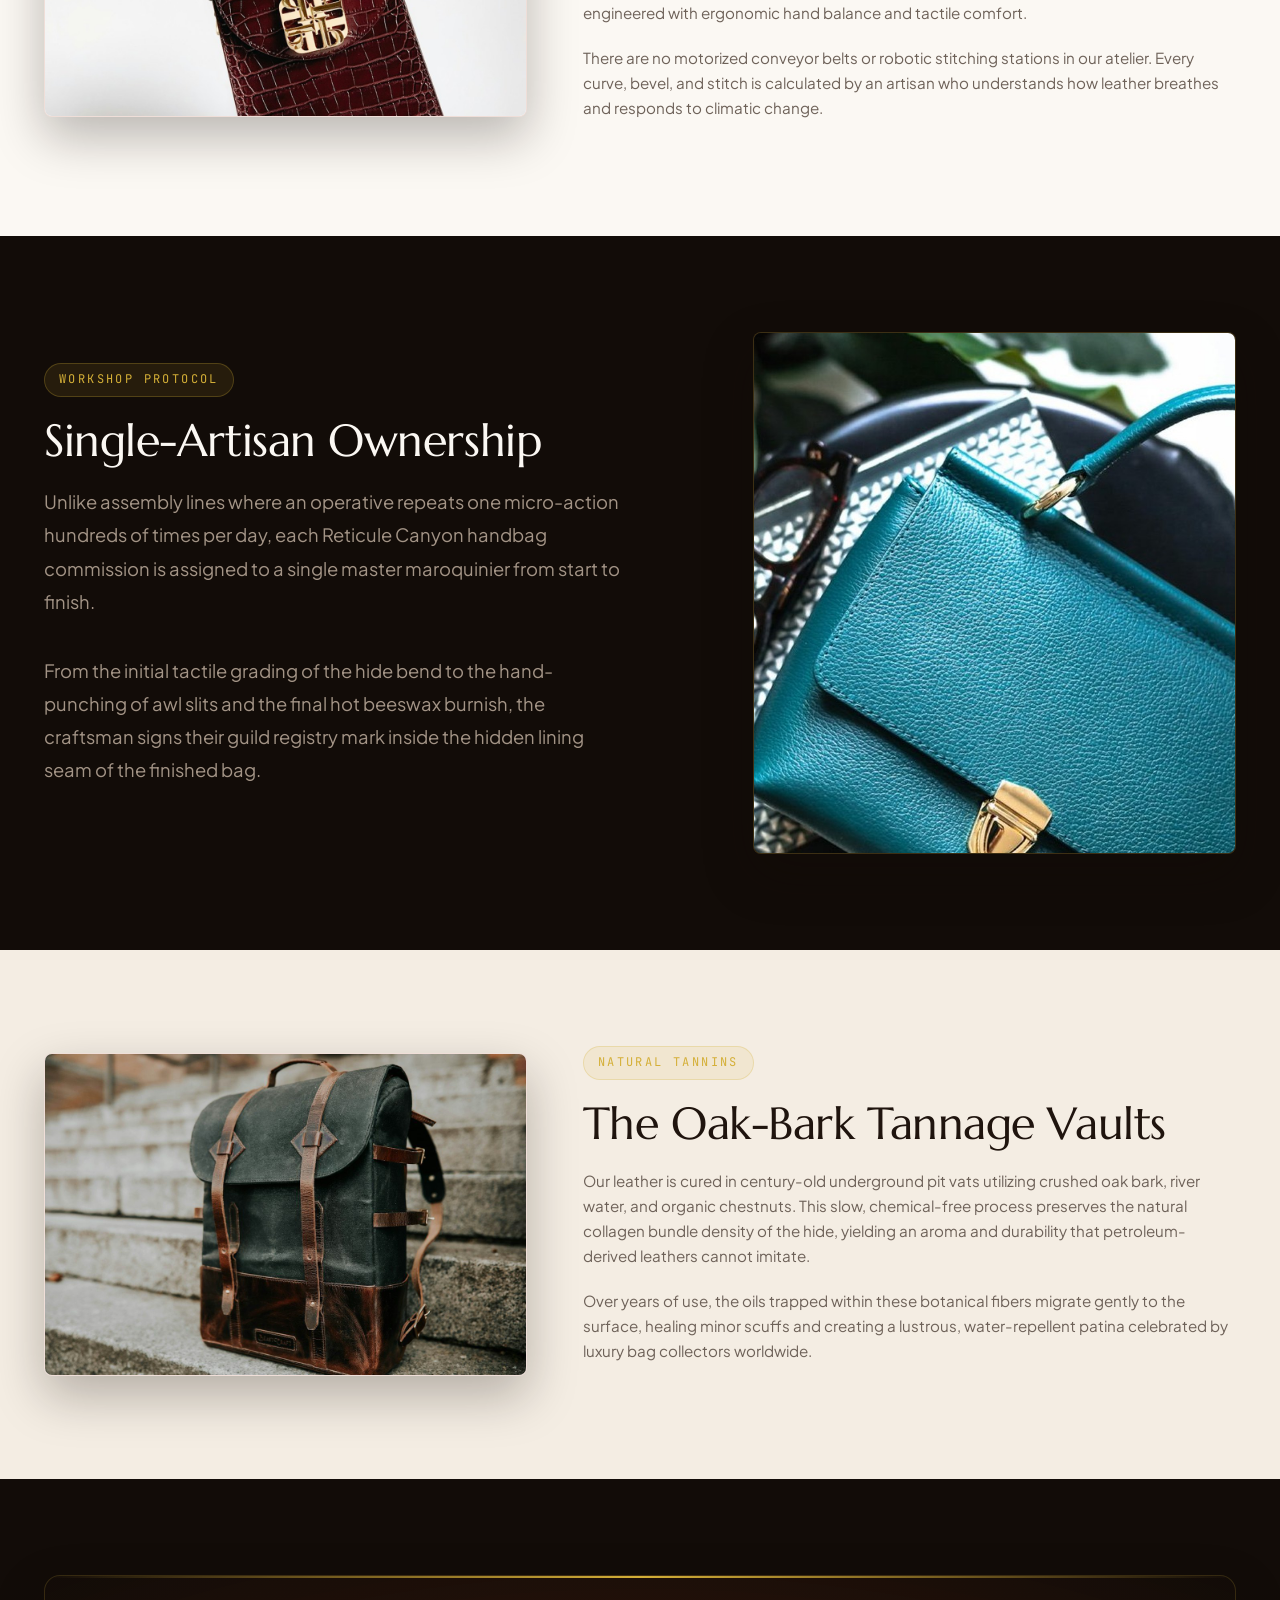
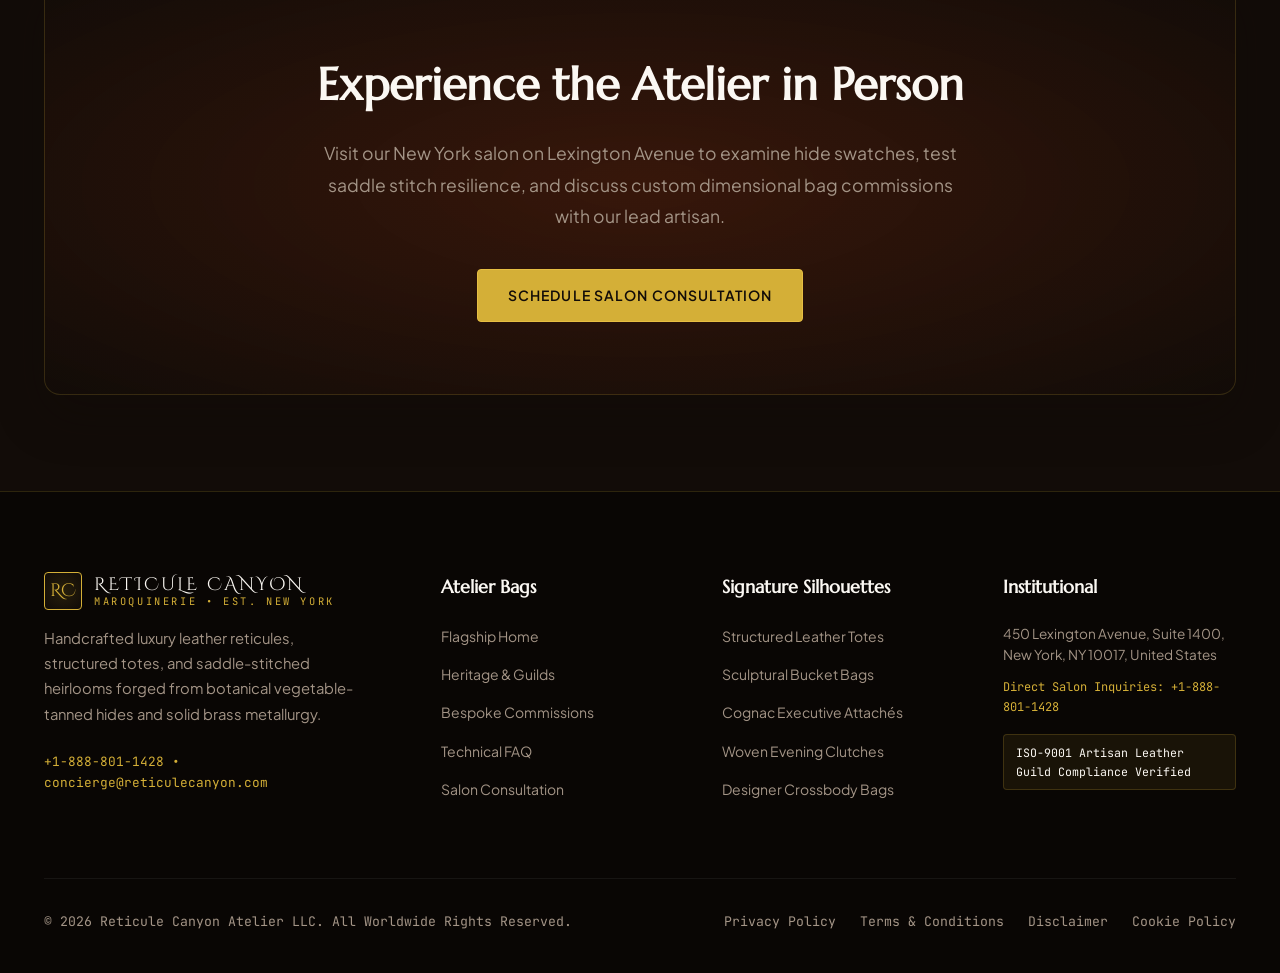
<file: about.html>
<!DOCTYPE html>
<html lang="en">
<head>
  <meta charset="UTF-8">
  <meta name="viewport" content="width=device-width, initial-scale=1.0">
  <title>Heritage &amp; Guild Philosophy | Reticule Canyon Atelier</title>
  <meta name="description" content="Explore the heritage of Reticule Canyon. Learn about our traditional saddle stitching techniques, botanical oak bark tanning, and dedicated luxury bag workshop in New York.">
  <link rel="canonical" href="https://reticulecanyon.com/about.html">
  <!-- Google tag (gtag.js) -->
<script async src="https://www.googletagmanager.com/gtag/js?id=G-0LY0HY7L01"></script>
<script>
  window.dataLayer = window.dataLayer || [];
  function gtag(){dataLayer.push(arguments);}
  gtag('js', new Date());
  gtag('config', 'G-0LY0HY7L01');
</script>
  <link rel="preconnect" href="https://fonts.googleapis.com">
<link rel="preconnect" href="https://fonts.gstatic.com" crossorigin>
<link href="https://fonts.googleapis.com/css2?family=Cinzel+Decorative:wght@700&family=JetBrains+Mono:wght@400;500&family=Marcellus&family=Plus+Jakarta+Sans:wght@300;400;500;600;700&display=swap" rel="stylesheet">
  <link rel="stylesheet" href="assets/css/style.css">
</head>
<body>
  <!-- Site Header (Rule 11) -->
  <header class="site-header">
    <div class="rc-container">
      <div class="rc-nav-container">
        <a href="index.html" class="rc-brand">
          <div class="rc-brand-crest">RC</div>
          <div class="rc-brand-text">
            Reticule Canyon
            <small>Atelier &bull; New York</small>
          </div>
        </a>
        <nav class="rc-nav-menu">
          <a href="index.html" class="rc-nav-link ">Atelier</a>
          <a href="about.html" class="rc-nav-link active">Heritage</a>
          <a href="services.html" class="rc-nav-link ">Bespoke Bags</a>
          <a href="faq.html" class="rc-nav-link ">Technical FAQ</a>
          <a href="contact.html" class="rc-nav-link ">Salon Inquiries</a>
        </nav>
        <div style="display: flex; align-items: center; gap: 16px;">
          <a href="contact.html" class="rc-nav-cta">Book Salon</a>
          <button class="rc-hamburger" id="rc-hamburger" aria-label="Toggle Navigation">
            <span></span>
            <span></span>
            <span></span>
          </button>
        </div>
      </div>
    </div>
  </header>

  <!-- Mobile Drawer (Rule 11) -->
  <div class="mobile-drawer-backdrop" id="mobile-drawer-backdrop"></div>
  <div class="mobile-drawer" id="mobile-drawer">
    <div class="mobile-drawer-header">
      <div class="rc-brand">
        <div class="rc-brand-crest">RC</div>
        <div class="rc-brand-text">Reticule Canyon</div>
      </div>
      <button class="mobile-drawer-close" id="mobile-drawer-close" aria-label="Close Drawer">&times;</button>
    </div>
    <div class="mobile-drawer-body">
      <a href="index.html" class="mobile-nav-link">Atelier Flagship</a>
      <a href="about.html" class="mobile-nav-link">Heritage &amp; Guild Story</a>
      <a href="services.html" class="mobile-nav-link">Bespoke Bag Commissions</a>
      <a href="faq.html" class="mobile-nav-link">Technical &amp; Collector FAQ</a>
      <a href="contact.html" class="mobile-nav-link">Salon Consultation</a>
    </div>
    <div class="mobile-drawer-footer">
      <p style="margin-bottom: 8px; color: var(--rc-gold); font-family: var(--rc-font-mono); font-size: 0.75rem;">PRIVATE CONCIERGE</p>
      <p style="margin-bottom: 6px;">+1-888-801-1428</p>
      <p><a href="mailto:concierge@reticulecanyon.com">concierge@reticulecanyon.com</a></p>
    </div>
  </div>

  <main>
    <section class="rc-policy-header">
      <div class="rc-container">
        <span class="rc-section-tag">Guild Heritage</span>
        <h1 class="rc-hero-title">Centuries of Maroquinerie, <span>Forged Anew</span></h1>
        <p class="rc-hero-desc" style="margin-bottom: 0;">
          Founded on the uncompromising pursuit of permanent leather goods, Reticule Canyon honors the legendary guilds of European saddle-makers and bag artisans through honest hands and pure materials.
        </p>
      </div>
    </section>

    <!-- Story Segment 1: The Guild Tradition (Asset 9: Emerald Velvet Structured Handbag) -->
    <section class="rc-section rc-section-dark">
      <div class="rc-container">
        <div class="rc-hero-grid">
          <div>
            <span class="rc-section-tag">Founding Creed</span>
            <h2 class="rc-section-title">The Rejection of Ephemeral Luxury</h2>
            <p class="rc-hero-desc">
              The modern luxury bag industry has succumbed to programmed obsolescence: cardboard core reinforcements, automated nylon stitching, and chemical resin paint that chips within seasons.
            </p>
            <p class="rc-hero-desc">
              Reticule Canyon was established in 2014 as a defiant return to archival permanence. We believe an authentic leather bag must be built to withstand decades of relentless handling, developing character and grace rather than falling into degradation.
            </p>
          </div>
          <div>
            <div class="rc-hero-frame">
              <img src="assets/images/reticulecanyon_asset_9.jpg" alt="Emerald velvet and structured luxury handbag detail with fine artisan piping" width="1200" height="800">
            </div>
          </div>
        </div>
      </div>
    </section>

    <!-- Story Segment 2: Master Evening Bags (Asset 10: Burgundy Velvet Evening Clutch) -->
    <section class="rc-section rc-section-light">
      <div class="rc-container">
        <div class="rc-hero-grid" style="direction: rtl;">
          <div style="direction: ltr;">
            <span class="rc-section-tag">Evening Silhouettes</span>
            <h2 class="rc-section-title">Heirloom Evening Bags Honed Over Generations</h2>
            <p class="rc-bento-desc">
              Our New York workshop creates bags designed to grace formal galas, private salons, and cultural premieres. From hand-burnished clutches to structural reticules, each piece is engineered with ergonomic hand balance and tactile comfort.
            </p>
            <p class="rc-bento-desc">
              There are no motorized conveyor belts or robotic stitching stations in our atelier. Every curve, bevel, and stitch is calculated by an artisan who understands how leather breathes and responds to climatic change.
            </p>
          </div>
          <div style="direction: ltr;">
            <div class="rc-bento-card" style="box-shadow: var(--rc-shadow-lg);">
              <img src="assets/images/reticulecanyon_asset_10.jpg" alt="Burgundy velvet and leather evening clutch with minimalist architectural profile" width="1200" height="800">
            </div>
          </div>
        </div>
      </div>
    </section>

    <!-- Story Segment 3: Hard-Case Evening Bags (Asset 11: Sculptural Hard-Case Bag) -->
    <section class="rc-section rc-section-dark">
      <div class="rc-container">
        <div class="rc-hero-grid">
          <div>
            <span class="rc-section-tag">Workshop Protocol</span>
            <h2 class="rc-section-title">Single-Artisan Ownership</h2>
            <p class="rc-hero-desc">
              Unlike assembly lines where an operative repeats one micro-action hundreds of times per day, each Reticule Canyon handbag commission is assigned to a single master maroquinier from start to finish.
            </p>
            <p class="rc-hero-desc">
              From the initial tactile grading of the hide bend to the hand-punching of awl slits and the final hot beeswax burnish, the craftsman signs their guild registry mark inside the hidden lining seam of the finished bag.
            </p>
          </div>
          <div>
            <div class="rc-hero-frame">
              <img src="assets/images/reticulecanyon_asset_11.jpg" alt="Sculptural hard-case luxury evening bag with brass lock closure" width="1200" height="800">
            </div>
          </div>
        </div>
      </div>
    </section>

    <!-- Story Segment 4: Plisse Evening Purses (Asset 12: Plisse Leather Purse) -->
    <section class="rc-section rc-section-sand">
      <div class="rc-container">
        <div class="rc-hero-grid" style="direction: rtl;">
          <div style="direction: ltr;">
            <span class="rc-section-tag">Natural Tannins</span>
            <h2 class="rc-section-title">The Oak-Bark Tannage Vaults</h2>
            <p class="rc-bento-desc">
              Our leather is cured in century-old underground pit vats utilizing crushed oak bark, river water, and organic chestnuts. This slow, chemical-free process preserves the natural collagen bundle density of the hide, yielding an aroma and durability that petroleum-derived leathers cannot imitate.
            </p>
            <p class="rc-bento-desc">
              Over years of use, the oils trapped within these botanical fibers migrate gently to the surface, healing minor scuffs and creating a lustrous, water-repellent patina celebrated by luxury bag collectors worldwide.
            </p>
          </div>
          <div style="direction: ltr;">
            <div class="rc-bento-card" style="box-shadow: var(--rc-shadow-lg);">
              <img src="assets/images/reticulecanyon_asset_12.jpg" alt="Plisse pleated leather evening purse with burnished leather strap" width="1200" height="800">
            </div>
          </div>
        </div>
      </div>
    </section>

    <!-- CTA Section -->
    <section class="rc-section rc-section-dark">
      <div class="rc-container">
        <div class="rc-cta-box">
          <h2 class="rc-cta-title">Experience the Atelier in Person</h2>
          <p class="rc-cta-desc">
            Visit our New York salon on Lexington Avenue to examine hide swatches, test saddle stitch resilience, and discuss custom dimensional bag commissions with our lead artisan.
          </p>
          <a href="contact.html" class="rc-btn rc-btn-gold">Schedule Salon Consultation</a>
        </div>
      </div>
    </section>
  </main>

  <!-- Semantic Site Footer -->
  <footer class="rc-footer">
    <div class="rc-container">
      <div class="rc-footer-grid">
        <div class="rc-footer-brand">
          <div class="rc-brand">
            <div class="rc-brand-crest">RC</div>
            <div class="rc-brand-text">
              Reticule Canyon
              <small>Maroquinerie &bull; Est. New York</small>
            </div>
          </div>
          <p>Handcrafted luxury leather reticules, structured totes, and saddle-stitched heirlooms forged from botanical vegetable-tanned hides and solid brass metallurgy.</p>
          <div style="font-family: var(--rc-font-mono); font-size: 0.8rem; color: var(--rc-gold);">
            +1-888-801-1428 &bull; concierge@reticulecanyon.com
          </div>
        </div>
        <div class="rc-footer-col">
          <h4>Atelier Bags</h4>
          <ul class="rc-footer-links">
            <li><a href="index.html">Flagship Home</a></li>
            <li><a href="about.html">Heritage &amp; Guilds</a></li>
            <li><a href="services.html">Bespoke Commissions</a></li>
            <li><a href="faq.html">Technical FAQ</a></li>
            <li><a href="contact.html">Salon Consultation</a></li>
          </ul>
        </div>
        <div class="rc-footer-col">
          <h4>Signature Silhouettes</h4>
          <ul class="rc-footer-links">
            <li><a href="services.html">Structured Leather Totes</a></li>
            <li><a href="services.html">Sculptural Bucket Bags</a></li>
            <li><a href="services.html">Cognac Executive Attach&eacute;s</a></li>
            <li><a href="services.html">Woven Evening Clutches</a></li>
            <li><a href="services.html">Designer Crossbody Bags</a></li>
          </ul>
        </div>
        <div class="rc-footer-col">
          <h4>Institutional</h4>
          <p style="font-size: 0.85rem; line-height: 1.6; margin-bottom: 12px; color: var(--rc-text-light-muted);">
            450 Lexington Avenue, Suite 1400, New York, NY 10017, United States
          </p>
          <p style="font-family: var(--rc-font-mono); font-size: 0.75rem; color: var(--rc-gold); margin-bottom: 16px;">
            Direct Salon Inquiries: +1-888-801-1428
          </p>
          <div style="padding: 8px 12px; background: rgba(212,175,55,0.08); border: 1px solid rgba(212,175,55,0.2); border-radius: 4px; font-size: 0.725rem; font-family: var(--rc-font-mono); color: var(--rc-text-light);">
            ISO-9001 Artisan Leather Guild Compliance Verified
          </div>
        </div>
      </div>
      <div class="rc-footer-bottom">
        <div>&copy; 2026 Reticule Canyon Atelier LLC. All Worldwide Rights Reserved.</div>
        <div class="rc-footer-legal-links">
          <a href="privacy-policy.html">Privacy Policy</a>
          <a href="terms-and-conditions.html">Terms &amp; Conditions</a>
          <a href="disclaimer.html">Disclaimer</a>
          <a href="cookie-policy.html">Cookie Policy</a>
        </div>
      </div>
    </div>
  </footer>
  <script src="assets/js/script.js"></script>
  <script src="assets/js/main.js"></script>
</body>
</html>
</file>
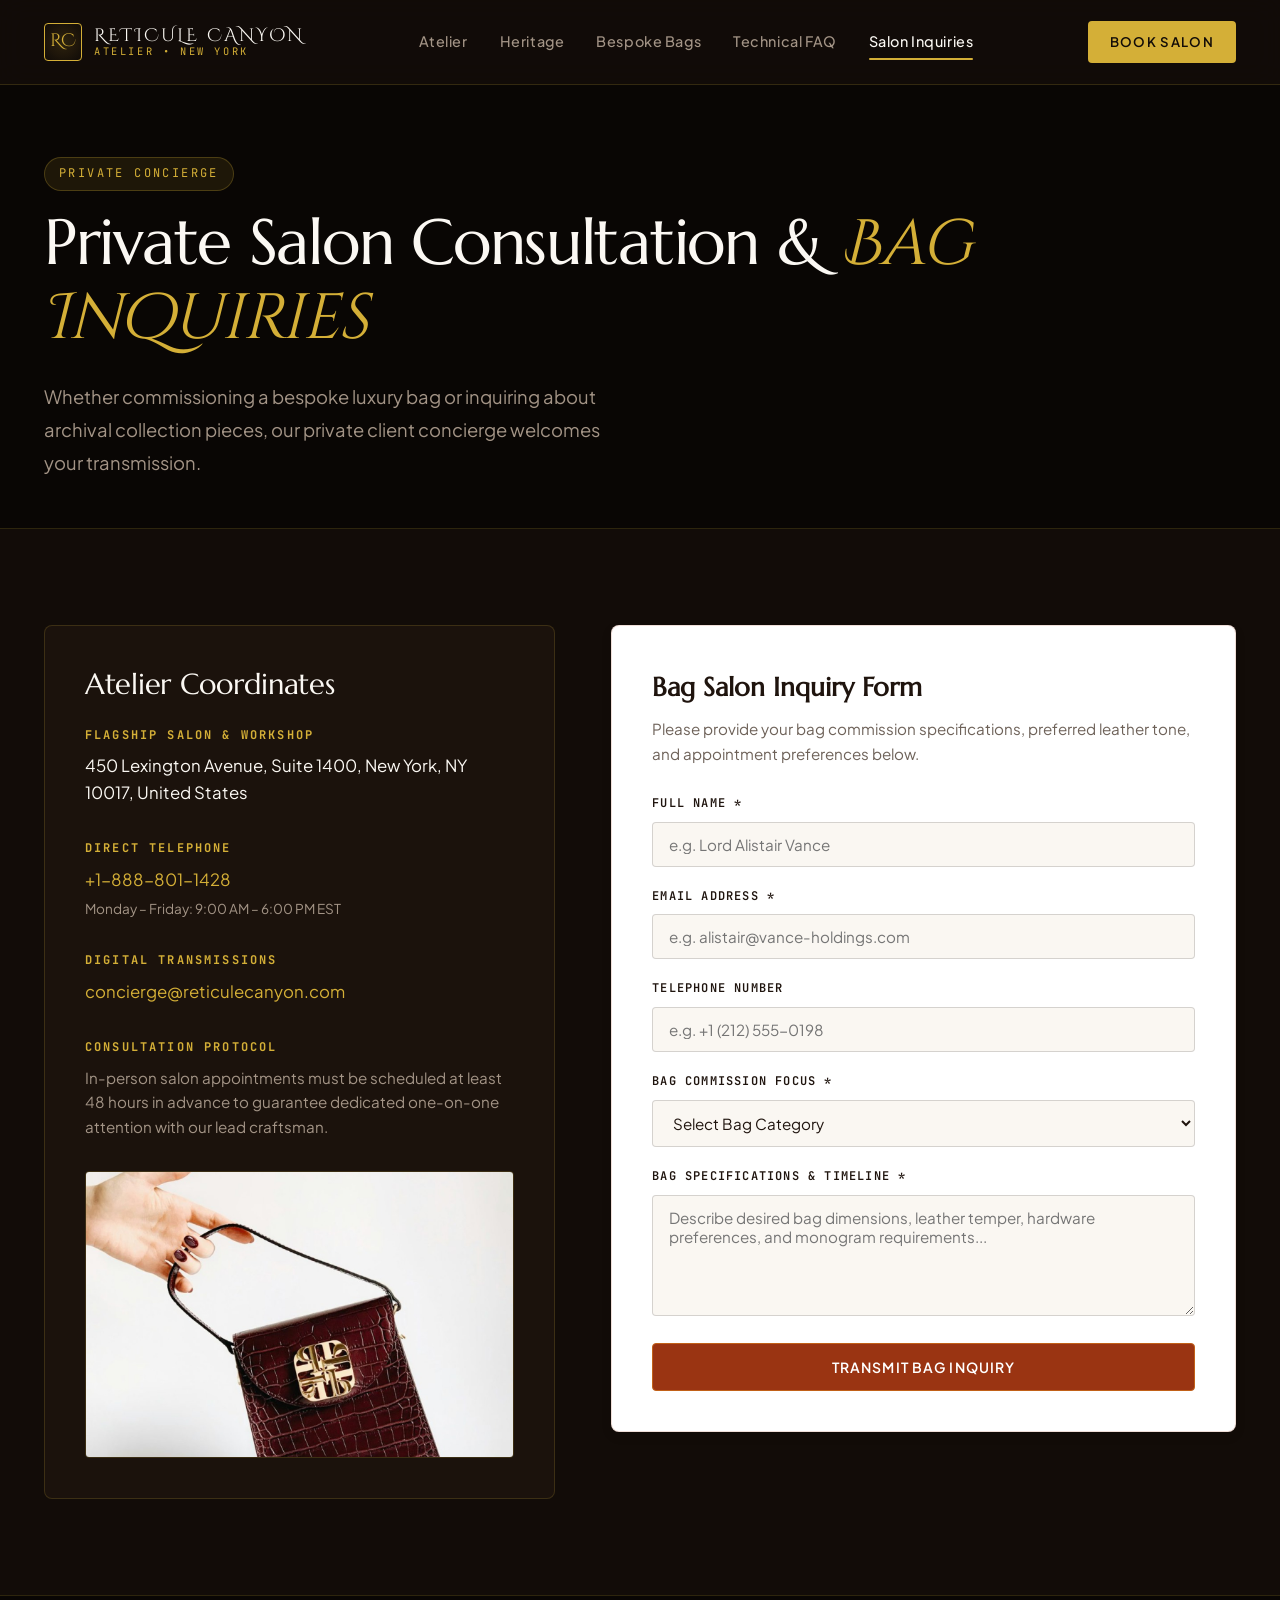
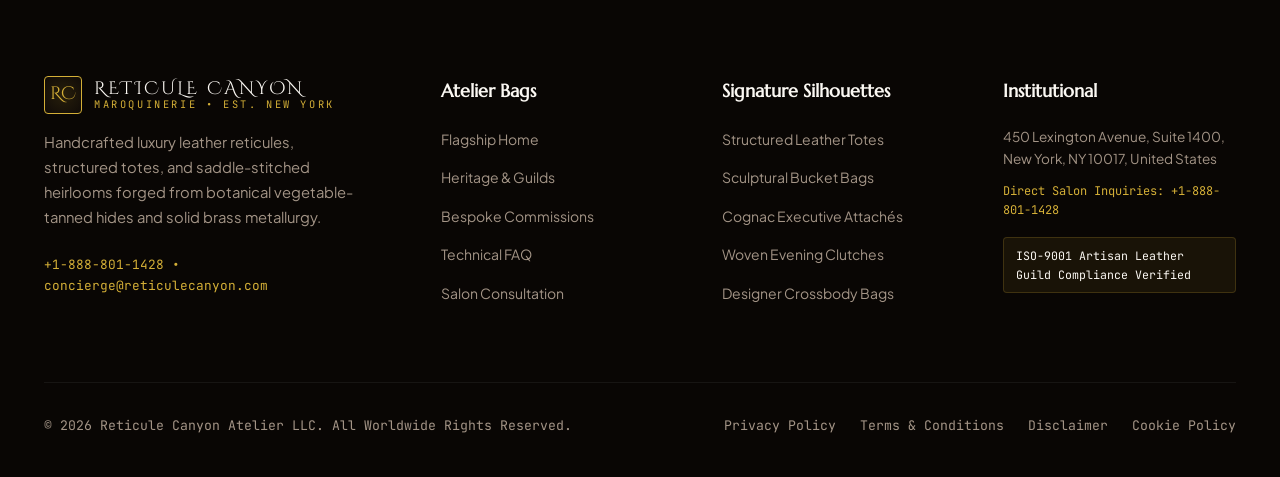
<file: contact.html>
<!DOCTYPE html>
<html lang="en">
<head>
  <meta charset="UTF-8">
  <meta name="viewport" content="width=device-width, initial-scale=1.0">
  <title>Salon Consultation &amp; Bag Inquiries | Reticule Canyon Atelier</title>
  <meta name="description" content="Book a private luxury bag consultation at Reticule Canyon Atelier. Meet our master leather artisans at 450 Lexington Avenue, New York, or contact our private client concierge.">
  <link rel="canonical" href="https://reticulecanyon.com/contact.html">
  <!-- Google tag (gtag.js) -->
<script async src="https://www.googletagmanager.com/gtag/js?id=G-0LY0HY7L01"></script>
<script>
  window.dataLayer = window.dataLayer || [];
  function gtag(){dataLayer.push(arguments);}
  gtag('js', new Date());
  gtag('config', 'G-0LY0HY7L01');
</script>
  <link rel="preconnect" href="https://fonts.googleapis.com">
<link rel="preconnect" href="https://fonts.gstatic.com" crossorigin>
<link href="https://fonts.googleapis.com/css2?family=Cinzel+Decorative:wght@700&family=JetBrains+Mono:wght@400;500&family=Marcellus&family=Plus+Jakarta+Sans:wght@300;400;500;600;700&display=swap" rel="stylesheet">
  <link rel="stylesheet" href="assets/css/style.css">
</head>
<body>
  <!-- Site Header (Rule 11) -->
  <header class="site-header">
    <div class="rc-container">
      <div class="rc-nav-container">
        <a href="index.html" class="rc-brand">
          <div class="rc-brand-crest">RC</div>
          <div class="rc-brand-text">
            Reticule Canyon
            <small>Atelier &bull; New York</small>
          </div>
        </a>
        <nav class="rc-nav-menu">
          <a href="index.html" class="rc-nav-link ">Atelier</a>
          <a href="about.html" class="rc-nav-link ">Heritage</a>
          <a href="services.html" class="rc-nav-link ">Bespoke Bags</a>
          <a href="faq.html" class="rc-nav-link ">Technical FAQ</a>
          <a href="contact.html" class="rc-nav-link active">Salon Inquiries</a>
        </nav>
        <div style="display: flex; align-items: center; gap: 16px;">
          <a href="contact.html" class="rc-nav-cta">Book Salon</a>
          <button class="rc-hamburger" id="rc-hamburger" aria-label="Toggle Navigation">
            <span></span>
            <span></span>
            <span></span>
          </button>
        </div>
      </div>
    </div>
  </header>

  <!-- Mobile Drawer (Rule 11) -->
  <div class="mobile-drawer-backdrop" id="mobile-drawer-backdrop"></div>
  <div class="mobile-drawer" id="mobile-drawer">
    <div class="mobile-drawer-header">
      <div class="rc-brand">
        <div class="rc-brand-crest">RC</div>
        <div class="rc-brand-text">Reticule Canyon</div>
      </div>
      <button class="mobile-drawer-close" id="mobile-drawer-close" aria-label="Close Drawer">&times;</button>
    </div>
    <div class="mobile-drawer-body">
      <a href="index.html" class="mobile-nav-link">Atelier Flagship</a>
      <a href="about.html" class="mobile-nav-link">Heritage &amp; Guild Story</a>
      <a href="services.html" class="mobile-nav-link">Bespoke Bag Commissions</a>
      <a href="faq.html" class="mobile-nav-link">Technical &amp; Collector FAQ</a>
      <a href="contact.html" class="mobile-nav-link">Salon Consultation</a>
    </div>
    <div class="mobile-drawer-footer">
      <p style="margin-bottom: 8px; color: var(--rc-gold); font-family: var(--rc-font-mono); font-size: 0.75rem;">PRIVATE CONCIERGE</p>
      <p style="margin-bottom: 6px;">+1-888-801-1428</p>
      <p><a href="mailto:concierge@reticulecanyon.com">concierge@reticulecanyon.com</a></p>
    </div>
  </div>

  <main>
    <section class="rc-policy-header">
      <div class="rc-container">
        <span class="rc-section-tag">Private Concierge</span>
        <h1 class="rc-hero-title">Private Salon Consultation &amp; <span>Bag Inquiries</span></h1>
        <p class="rc-hero-desc" style="margin-bottom: 0;">
          Whether commissioning a bespoke luxury bag or inquiring about archival collection pieces, our private client concierge welcomes your transmission.
        </p>
      </div>
    </section>

    <section class="rc-section rc-section-dark">
      <div class="rc-container">
        <div class="rc-contact-grid">
          
          <!-- Contact Information & Asset 19 (Saffiano Leather Clutch) -->
          <div class="rc-contact-info-card">
            <h2 class="rc-section-title" style="font-size: 1.8rem; margin-bottom: 24px;">Atelier Coordinates</h2>
            
            <div class="rc-contact-info-item">
              <h4>Flagship Salon &amp; Workshop</h4>
              <p>450 Lexington Avenue, Suite 1400, New York, NY 10017, United States</p>
            </div>

            <div class="rc-contact-info-item">
              <h4>Direct Telephone</h4>
              <p><a href="tel:+18888011428" style="color: var(--rc-gold);">+1-888-801-1428</a></p>
              <p style="font-size: 0.85rem; color: var(--rc-text-light-muted); margin-top: 4px;">Monday &ndash; Friday: 9:00 AM &ndash; 6:00 PM EST</p>
            </div>

            <div class="rc-contact-info-item">
              <h4>Digital Transmissions</h4>
              <p><a href="mailto:concierge@reticulecanyon.com" style="color: var(--rc-gold);">concierge@reticulecanyon.com</a></p>
            </div>

            <div class="rc-contact-info-item">
              <h4>Consultation Protocol</h4>
              <p style="font-size: 0.95rem; color: var(--rc-text-light-muted);">
                In-person salon appointments must be scheduled at least 48 hours in advance to guarantee dedicated one-on-one attention with our lead craftsman.
              </p>
            </div>

            <div style="margin-top: 32px; border-radius: var(--rc-radius-sm); overflow: hidden; border: 1px solid var(--rc-border-dark);">
              <img src="assets/images/reticulecanyon_asset_19.jpg" alt="Saffiano leather luxury evening clutch pouch in atelier presentation" width="1200" height="800">
            </div>
          </div>

          <!-- Contact / Commission Form -->
          <div class="rc-contact-form-wrap">
            <h3 style="font-family: var(--rc-font-subdisplay); font-size: 1.6rem; color: var(--rc-text-dark); margin-bottom: 8px;">Bag Salon Inquiry Form</h3>
            <p style="font-size: 0.95rem; color: var(--rc-text-dark-muted); margin-bottom: 28px;">
              Please provide your bag commission specifications, preferred leather tone, and appointment preferences below.
            </p>

            <form id="rc-contact-form">
              <div class="rc-form-group">
                <label class="rc-form-label" for="client-name">Full Name *</label>
                <input class="rc-form-input" type="text" id="client-name" name="name" required placeholder="e.g. Lord Alistair Vance">
              </div>

              <div class="rc-form-group">
                <label class="rc-form-label" for="client-email">Email Address *</label>
                <input class="rc-form-input" type="email" id="client-email" name="email" required placeholder="e.g. alistair@vance-holdings.com">
              </div>

              <div class="rc-form-group">
                <label class="rc-form-label" for="client-phone">Telephone Number</label>
                <input class="rc-form-input" type="tel" id="client-phone" name="phone" placeholder="e.g. +1 (212) 555-0198">
              </div>

              <div class="rc-form-group">
                <label class="rc-form-label" for="inquiry-type">Bag Commission Focus *</label>
                <select class="rc-form-select" id="inquiry-type" name="interest" required>
                  <option value="">Select Bag Category</option>
                  <option value="bespoke-tote">Structured Luxury Leather Tote</option>
                  <option value="canyon-attache">The Canyon Executive Attaché</option>
                  <option value="sculptural-bucket">Monument Sculptural Bucket Bag</option>
                  <option value="evening-clutch">Hand-Woven Evening Clutch</option>
                  <option value="archival-restoration">Archival Bag Restoration</option>
                  <option value="salon-appointment">In-Person New York Salon Visit</option>
                </select>
              </div>

              <div class="rc-form-group">
                <label class="rc-form-label" for="client-message">Bag Specifications &amp; Timeline *</label>
                <textarea class="rc-form-textarea" id="client-message" name="message" rows="5" required placeholder="Describe desired bag dimensions, leather temper, hardware preferences, and monogram requirements..."></textarea>
              </div>

              <button type="submit" class="rc-btn rc-btn-primary" style="width: 100%;">Transmit Bag Inquiry</button>
            </form>
          </div>

        </div>
      </div>
    </section>
  </main>

  <!-- Semantic Site Footer -->
  <footer class="rc-footer">
    <div class="rc-container">
      <div class="rc-footer-grid">
        <div class="rc-footer-brand">
          <div class="rc-brand">
            <div class="rc-brand-crest">RC</div>
            <div class="rc-brand-text">
              Reticule Canyon
              <small>Maroquinerie &bull; Est. New York</small>
            </div>
          </div>
          <p>Handcrafted luxury leather reticules, structured totes, and saddle-stitched heirlooms forged from botanical vegetable-tanned hides and solid brass metallurgy.</p>
          <div style="font-family: var(--rc-font-mono); font-size: 0.8rem; color: var(--rc-gold);">
            +1-888-801-1428 &bull; concierge@reticulecanyon.com
          </div>
        </div>
        <div class="rc-footer-col">
          <h4>Atelier Bags</h4>
          <ul class="rc-footer-links">
            <li><a href="index.html">Flagship Home</a></li>
            <li><a href="about.html">Heritage &amp; Guilds</a></li>
            <li><a href="services.html">Bespoke Commissions</a></li>
            <li><a href="faq.html">Technical FAQ</a></li>
            <li><a href="contact.html">Salon Consultation</a></li>
          </ul>
        </div>
        <div class="rc-footer-col">
          <h4>Signature Silhouettes</h4>
          <ul class="rc-footer-links">
            <li><a href="services.html">Structured Leather Totes</a></li>
            <li><a href="services.html">Sculptural Bucket Bags</a></li>
            <li><a href="services.html">Cognac Executive Attach&eacute;s</a></li>
            <li><a href="services.html">Woven Evening Clutches</a></li>
            <li><a href="services.html">Designer Crossbody Bags</a></li>
          </ul>
        </div>
        <div class="rc-footer-col">
          <h4>Institutional</h4>
          <p style="font-size: 0.85rem; line-height: 1.6; margin-bottom: 12px; color: var(--rc-text-light-muted);">
            450 Lexington Avenue, Suite 1400, New York, NY 10017, United States
          </p>
          <p style="font-family: var(--rc-font-mono); font-size: 0.75rem; color: var(--rc-gold); margin-bottom: 16px;">
            Direct Salon Inquiries: +1-888-801-1428
          </p>
          <div style="padding: 8px 12px; background: rgba(212,175,55,0.08); border: 1px solid rgba(212,175,55,0.2); border-radius: 4px; font-size: 0.725rem; font-family: var(--rc-font-mono); color: var(--rc-text-light);">
            ISO-9001 Artisan Leather Guild Compliance Verified
          </div>
        </div>
      </div>
      <div class="rc-footer-bottom">
        <div>&copy; 2026 Reticule Canyon Atelier LLC. All Worldwide Rights Reserved.</div>
        <div class="rc-footer-legal-links">
          <a href="privacy-policy.html">Privacy Policy</a>
          <a href="terms-and-conditions.html">Terms &amp; Conditions</a>
          <a href="disclaimer.html">Disclaimer</a>
          <a href="cookie-policy.html">Cookie Policy</a>
        </div>
      </div>
    </div>
  </footer>
  <script src="assets/js/script.js"></script>
  <script src="assets/js/main.js"></script>
</body>
</html>
</file>
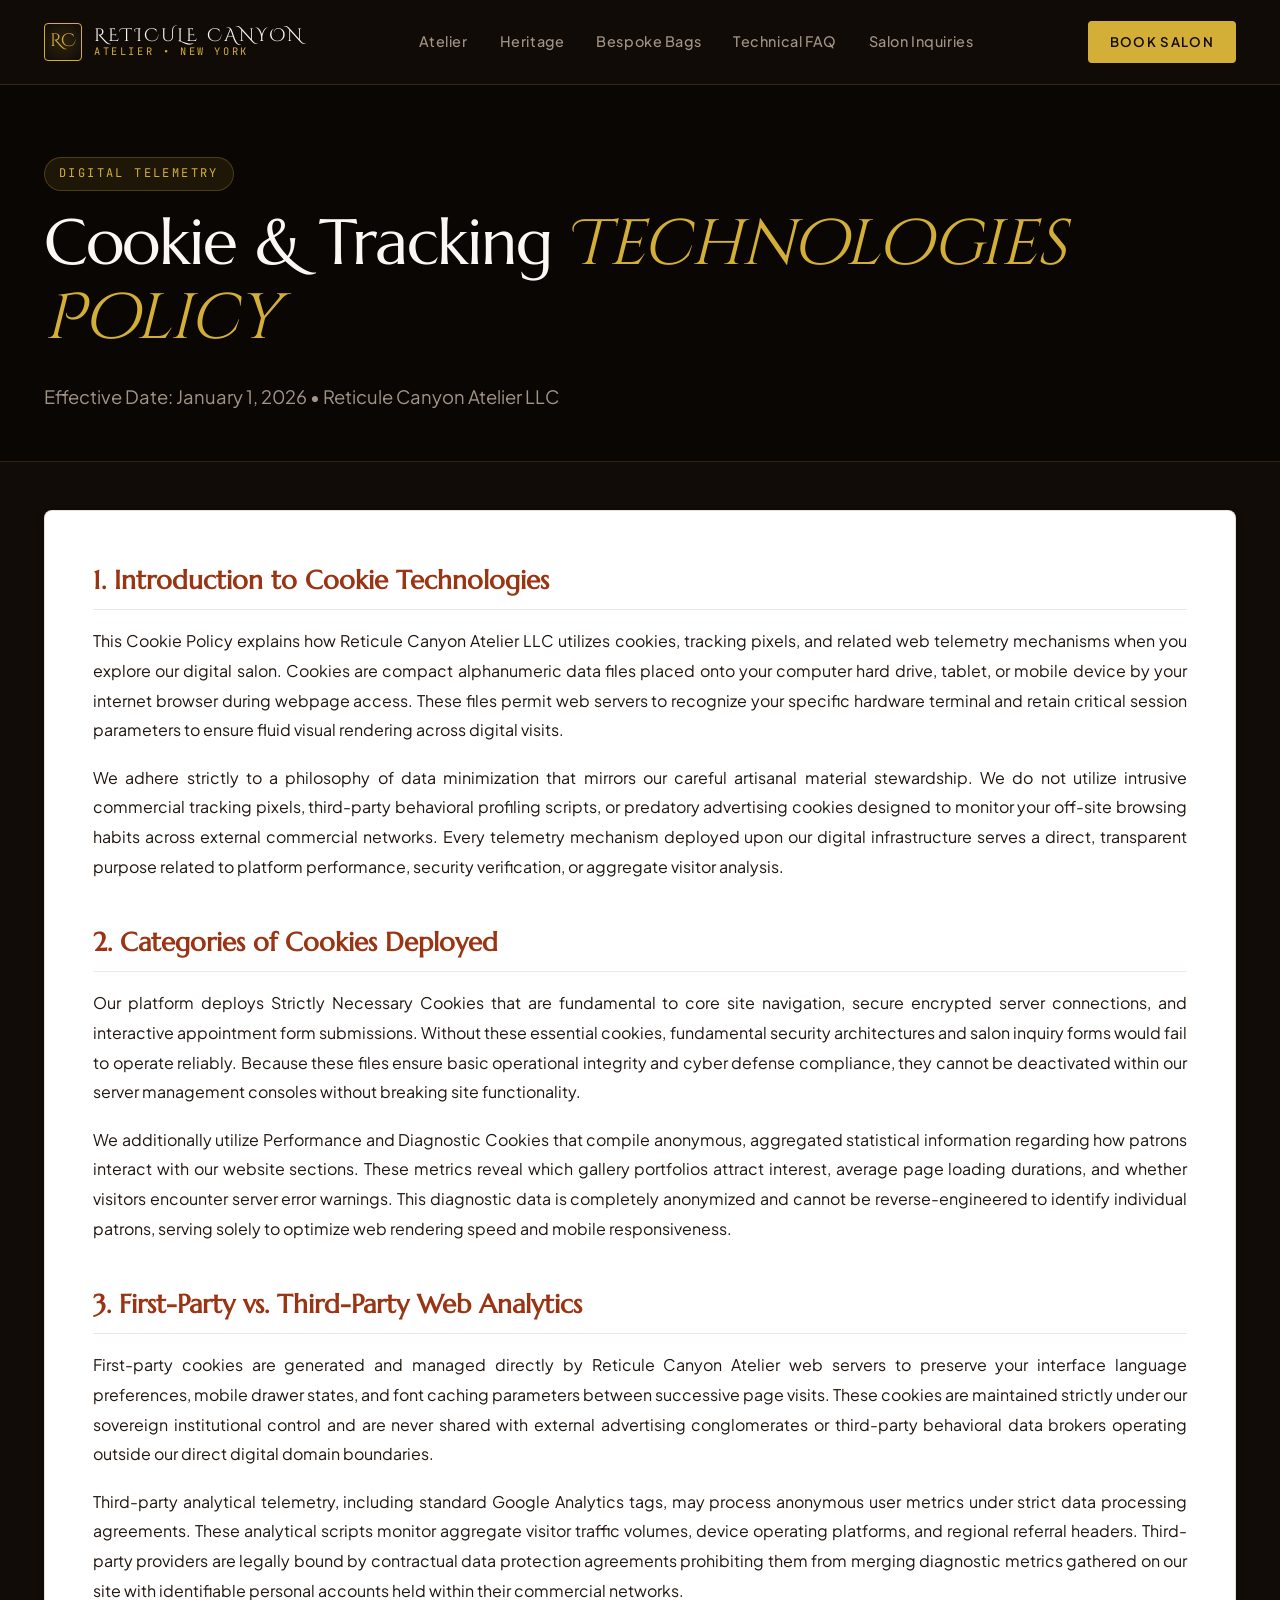
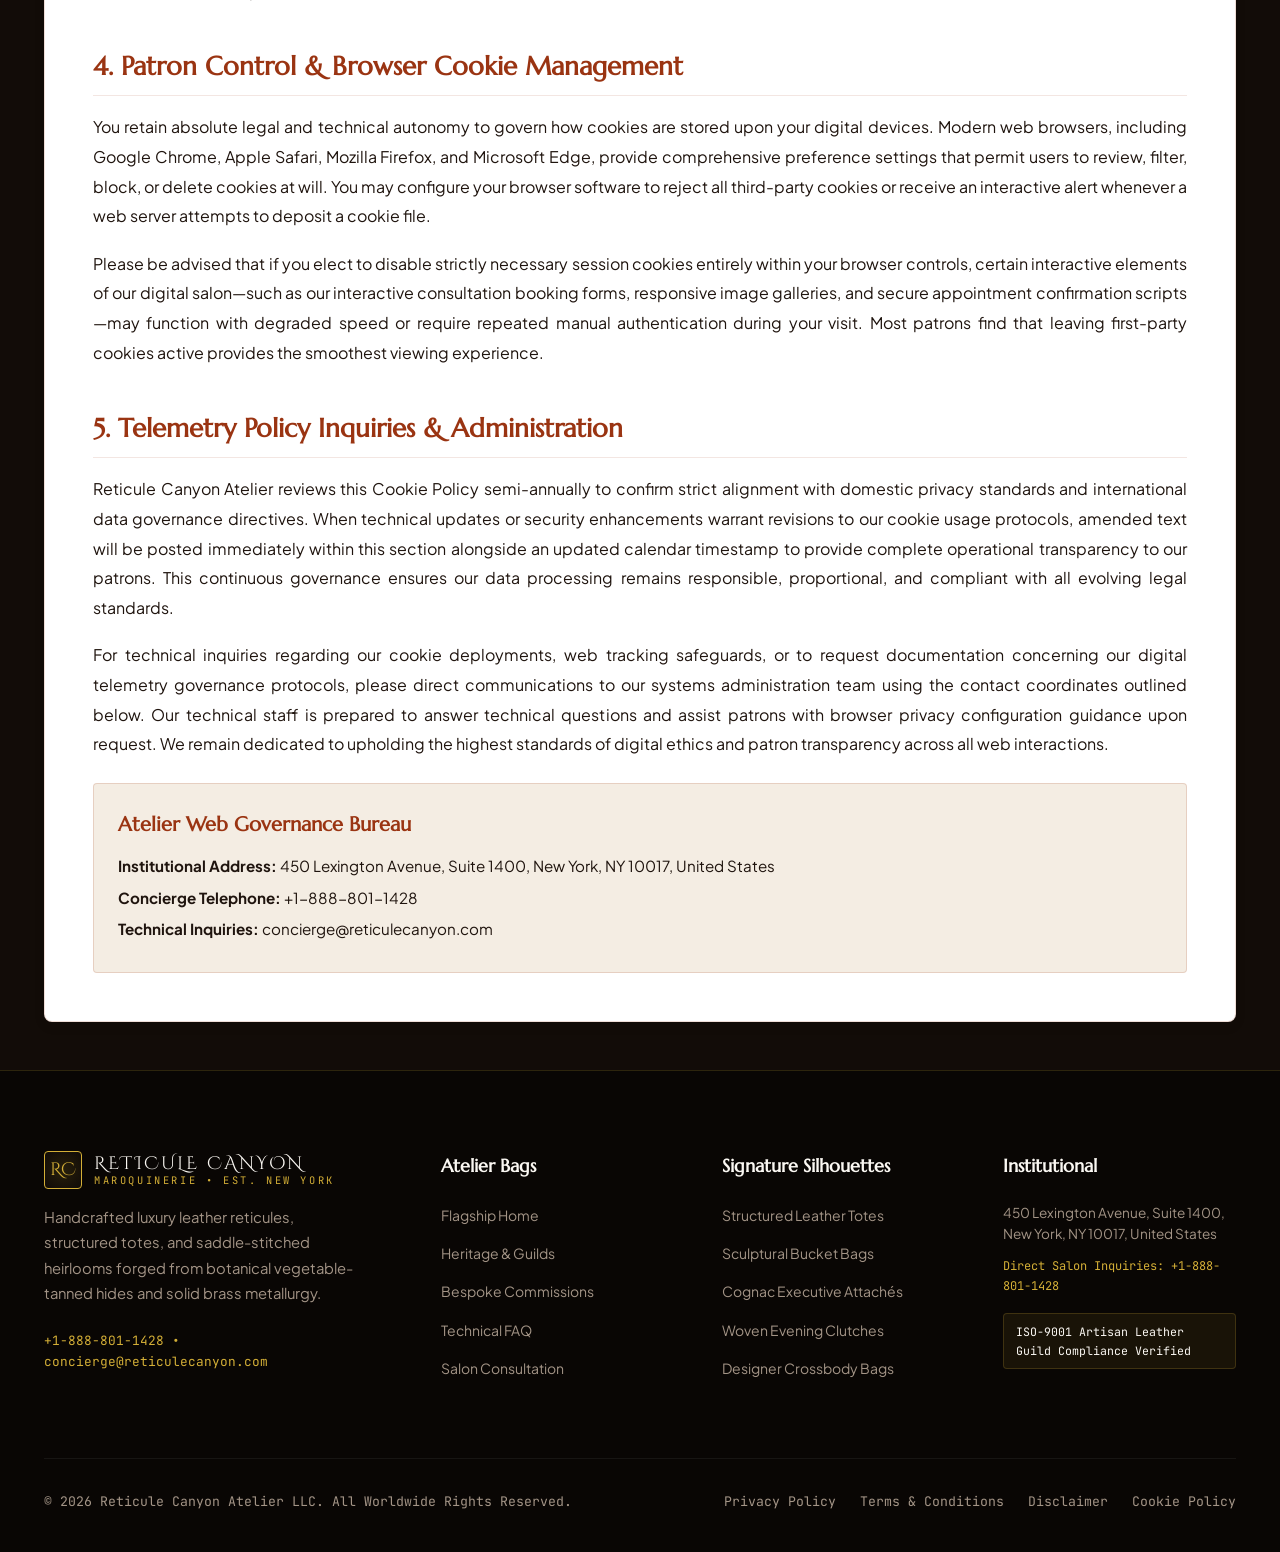
<file: cookie-policy.html>
<!DOCTYPE html>
<html lang="en">
<head>
  <meta charset="UTF-8">
  <meta name="viewport" content="width=device-width, initial-scale=1.0">
  <title>Cookie Policy | Reticule Canyon Atelier</title>
  <meta name="description" content="Cookie Policy for Reticule Canyon Atelier. Understand how our digital platform deploys essential and analytical cookies to ensure optimal browsing performance.">
  <link rel="canonical" href="https://reticulecanyon.com/cookie-policy.html">
  <!-- Google tag (gtag.js) -->
<script async src="https://www.googletagmanager.com/gtag/js?id=G-0LY0HY7L01"></script>
<script>
  window.dataLayer = window.dataLayer || [];
  function gtag(){dataLayer.push(arguments);}
  gtag('js', new Date());
  gtag('config', 'G-0LY0HY7L01');
</script>
  <link rel="preconnect" href="https://fonts.googleapis.com">
<link rel="preconnect" href="https://fonts.gstatic.com" crossorigin>
<link href="https://fonts.googleapis.com/css2?family=Cinzel+Decorative:wght@700&family=JetBrains+Mono:wght@400;500&family=Marcellus&family=Plus+Jakarta+Sans:wght@300;400;500;600;700&display=swap" rel="stylesheet">
  <link rel="stylesheet" href="assets/css/style.css">
</head>
<body>
  <!-- Site Header (Rule 11) -->
  <header class="site-header">
    <div class="rc-container">
      <div class="rc-nav-container">
        <a href="index.html" class="rc-brand">
          <div class="rc-brand-crest">RC</div>
          <div class="rc-brand-text">
            Reticule Canyon
            <small>Atelier &bull; New York</small>
          </div>
        </a>
        <nav class="rc-nav-menu">
          <a href="index.html" class="rc-nav-link ">Atelier</a>
          <a href="about.html" class="rc-nav-link ">Heritage</a>
          <a href="services.html" class="rc-nav-link ">Bespoke Bags</a>
          <a href="faq.html" class="rc-nav-link ">Technical FAQ</a>
          <a href="contact.html" class="rc-nav-link ">Salon Inquiries</a>
        </nav>
        <div style="display: flex; align-items: center; gap: 16px;">
          <a href="contact.html" class="rc-nav-cta">Book Salon</a>
          <button class="rc-hamburger" id="rc-hamburger" aria-label="Toggle Navigation">
            <span></span>
            <span></span>
            <span></span>
          </button>
        </div>
      </div>
    </div>
  </header>

  <!-- Mobile Drawer (Rule 11) -->
  <div class="mobile-drawer-backdrop" id="mobile-drawer-backdrop"></div>
  <div class="mobile-drawer" id="mobile-drawer">
    <div class="mobile-drawer-header">
      <div class="rc-brand">
        <div class="rc-brand-crest">RC</div>
        <div class="rc-brand-text">Reticule Canyon</div>
      </div>
      <button class="mobile-drawer-close" id="mobile-drawer-close" aria-label="Close Drawer">&times;</button>
    </div>
    <div class="mobile-drawer-body">
      <a href="index.html" class="mobile-nav-link">Atelier Flagship</a>
      <a href="about.html" class="mobile-nav-link">Heritage &amp; Guild Story</a>
      <a href="services.html" class="mobile-nav-link">Bespoke Bag Commissions</a>
      <a href="faq.html" class="mobile-nav-link">Technical &amp; Collector FAQ</a>
      <a href="contact.html" class="mobile-nav-link">Salon Consultation</a>
    </div>
    <div class="mobile-drawer-footer">
      <p style="margin-bottom: 8px; color: var(--rc-gold); font-family: var(--rc-font-mono); font-size: 0.75rem;">PRIVATE CONCIERGE</p>
      <p style="margin-bottom: 6px;">+1-888-801-1428</p>
      <p><a href="mailto:concierge@reticulecanyon.com">concierge@reticulecanyon.com</a></p>
    </div>
  </div>

  <main>
    <section class="rc-policy-header">
      <div class="rc-container">
        <span class="rc-section-tag">Digital Telemetry</span>
        <h1 class="rc-hero-title">Cookie &amp; Tracking <span>Technologies Policy</span></h1>
        <p class="rc-hero-desc" style="margin-bottom: 0;">Effective Date: January 1, 2026 &bull; Reticule Canyon Atelier LLC</p>
      </div>
    </section>

    <div class="rc-container">
      <div class="rc-policy-content">
        
        <div class="rc-policy-section">
          <h2>1. Introduction to Cookie Technologies</h2>
          <p class="rc-policy-p">
            This Cookie Policy explains how Reticule Canyon Atelier LLC utilizes cookies, tracking pixels, and related web telemetry mechanisms when you explore our digital salon. Cookies are compact alphanumeric data files placed onto your computer hard drive, tablet, or mobile device by your internet browser during webpage access. These files permit web servers to recognize your specific hardware terminal and retain critical session parameters to ensure fluid visual rendering across digital visits.
          </p>
          <p class="rc-policy-p">
            We adhere strictly to a philosophy of data minimization that mirrors our careful artisanal material stewardship. We do not utilize intrusive commercial tracking pixels, third-party behavioral profiling scripts, or predatory advertising cookies designed to monitor your off-site browsing habits across external commercial networks. Every telemetry mechanism deployed upon our digital infrastructure serves a direct, transparent purpose related to platform performance, security verification, or aggregate visitor analysis.
          </p>
        </div>

        <div class="rc-policy-section">
          <h2>2. Categories of Cookies Deployed</h2>
          <p class="rc-policy-p">
            Our platform deploys Strictly Necessary Cookies that are fundamental to core site navigation, secure encrypted server connections, and interactive appointment form submissions. Without these essential cookies, fundamental security architectures and salon inquiry forms would fail to operate reliably. Because these files ensure basic operational integrity and cyber defense compliance, they cannot be deactivated within our server management consoles without breaking site functionality.
          </p>
          <p class="rc-policy-p">
            We additionally utilize Performance and Diagnostic Cookies that compile anonymous, aggregated statistical information regarding how patrons interact with our website sections. These metrics reveal which gallery portfolios attract interest, average page loading durations, and whether visitors encounter server error warnings. This diagnostic data is completely anonymized and cannot be reverse-engineered to identify individual patrons, serving solely to optimize web rendering speed and mobile responsiveness.
          </p>
        </div>

        <div class="rc-policy-section">
          <h2>3. First-Party vs. Third-Party Web Analytics</h2>
          <p class="rc-policy-p">
            First-party cookies are generated and managed directly by Reticule Canyon Atelier web servers to preserve your interface language preferences, mobile drawer states, and font caching parameters between successive page visits. These cookies are maintained strictly under our sovereign institutional control and are never shared with external advertising conglomerates or third-party behavioral data brokers operating outside our direct digital domain boundaries.
          </p>
          <p class="rc-policy-p">
            Third-party analytical telemetry, including standard Google Analytics tags, may process anonymous user metrics under strict data processing agreements. These analytical scripts monitor aggregate visitor traffic volumes, device operating platforms, and regional referral headers. Third-party providers are legally bound by contractual data protection agreements prohibiting them from merging diagnostic metrics gathered on our site with identifiable personal accounts held within their commercial networks.
          </p>
        </div>

        <div class="rc-policy-section">
          <h2>4. Patron Control &amp; Browser Cookie Management</h2>
          <p class="rc-policy-p">
            You retain absolute legal and technical autonomy to govern how cookies are stored upon your digital devices. Modern web browsers, including Google Chrome, Apple Safari, Mozilla Firefox, and Microsoft Edge, provide comprehensive preference settings that permit users to review, filter, block, or delete cookies at will. You may configure your browser software to reject all third-party cookies or receive an interactive alert whenever a web server attempts to deposit a cookie file.
          </p>
          <p class="rc-policy-p">
            Please be advised that if you elect to disable strictly necessary session cookies entirely within your browser controls, certain interactive elements of our digital salon—such as our interactive consultation booking forms, responsive image galleries, and secure appointment confirmation scripts—may function with degraded speed or require repeated manual authentication during your visit. Most patrons find that leaving first-party cookies active provides the smoothest viewing experience.
          </p>
        </div>

        <div class="rc-policy-section">
          <h2>5. Telemetry Policy Inquiries &amp; Administration</h2>
          <p class="rc-policy-p">
            Reticule Canyon Atelier reviews this Cookie Policy semi-annually to confirm strict alignment with domestic privacy standards and international data governance directives. When technical updates or security enhancements warrant revisions to our cookie usage protocols, amended text will be posted immediately within this section alongside an updated calendar timestamp to provide complete operational transparency to our patrons. This continuous governance ensures our data processing remains responsible, proportional, and compliant with all evolving legal standards.
          </p>
          <p class="rc-policy-p">
            For technical inquiries regarding our cookie deployments, web tracking safeguards, or to request documentation concerning our digital telemetry governance protocols, please direct communications to our systems administration team using the contact coordinates outlined below. Our technical staff is prepared to answer technical questions and assist patrons with browser privacy configuration guidance upon request. We remain dedicated to upholding the highest standards of digital ethics and patron transparency across all web interactions.
          </p>
          <div class="rc-policy-contact-card">
            <h3>Atelier Web Governance Bureau</h3>
            <p><strong>Institutional Address:</strong> 450 Lexington Avenue, Suite 1400, New York, NY 10017, United States</p>
            <p><strong>Concierge Telephone:</strong> +1-888-801-1428</p>
            <p><strong>Technical Inquiries:</strong> concierge@reticulecanyon.com</p>
          </div>
        </div>

      </div>
    </div>
  </main>

  <!-- Semantic Site Footer -->
  <footer class="rc-footer">
    <div class="rc-container">
      <div class="rc-footer-grid">
        <div class="rc-footer-brand">
          <div class="rc-brand">
            <div class="rc-brand-crest">RC</div>
            <div class="rc-brand-text">
              Reticule Canyon
              <small>Maroquinerie &bull; Est. New York</small>
            </div>
          </div>
          <p>Handcrafted luxury leather reticules, structured totes, and saddle-stitched heirlooms forged from botanical vegetable-tanned hides and solid brass metallurgy.</p>
          <div style="font-family: var(--rc-font-mono); font-size: 0.8rem; color: var(--rc-gold);">
            +1-888-801-1428 &bull; concierge@reticulecanyon.com
          </div>
        </div>
        <div class="rc-footer-col">
          <h4>Atelier Bags</h4>
          <ul class="rc-footer-links">
            <li><a href="index.html">Flagship Home</a></li>
            <li><a href="about.html">Heritage &amp; Guilds</a></li>
            <li><a href="services.html">Bespoke Commissions</a></li>
            <li><a href="faq.html">Technical FAQ</a></li>
            <li><a href="contact.html">Salon Consultation</a></li>
          </ul>
        </div>
        <div class="rc-footer-col">
          <h4>Signature Silhouettes</h4>
          <ul class="rc-footer-links">
            <li><a href="services.html">Structured Leather Totes</a></li>
            <li><a href="services.html">Sculptural Bucket Bags</a></li>
            <li><a href="services.html">Cognac Executive Attach&eacute;s</a></li>
            <li><a href="services.html">Woven Evening Clutches</a></li>
            <li><a href="services.html">Designer Crossbody Bags</a></li>
          </ul>
        </div>
        <div class="rc-footer-col">
          <h4>Institutional</h4>
          <p style="font-size: 0.85rem; line-height: 1.6; margin-bottom: 12px; color: var(--rc-text-light-muted);">
            450 Lexington Avenue, Suite 1400, New York, NY 10017, United States
          </p>
          <p style="font-family: var(--rc-font-mono); font-size: 0.75rem; color: var(--rc-gold); margin-bottom: 16px;">
            Direct Salon Inquiries: +1-888-801-1428
          </p>
          <div style="padding: 8px 12px; background: rgba(212,175,55,0.08); border: 1px solid rgba(212,175,55,0.2); border-radius: 4px; font-size: 0.725rem; font-family: var(--rc-font-mono); color: var(--rc-text-light);">
            ISO-9001 Artisan Leather Guild Compliance Verified
          </div>
        </div>
      </div>
      <div class="rc-footer-bottom">
        <div>&copy; 2026 Reticule Canyon Atelier LLC. All Worldwide Rights Reserved.</div>
        <div class="rc-footer-legal-links">
          <a href="privacy-policy.html">Privacy Policy</a>
          <a href="terms-and-conditions.html">Terms &amp; Conditions</a>
          <a href="disclaimer.html">Disclaimer</a>
          <a href="cookie-policy.html">Cookie Policy</a>
        </div>
      </div>
    </div>
  </footer>
  <script src="assets/js/script.js"></script>
  <script src="assets/js/main.js"></script>
</body>
</html>
</file>
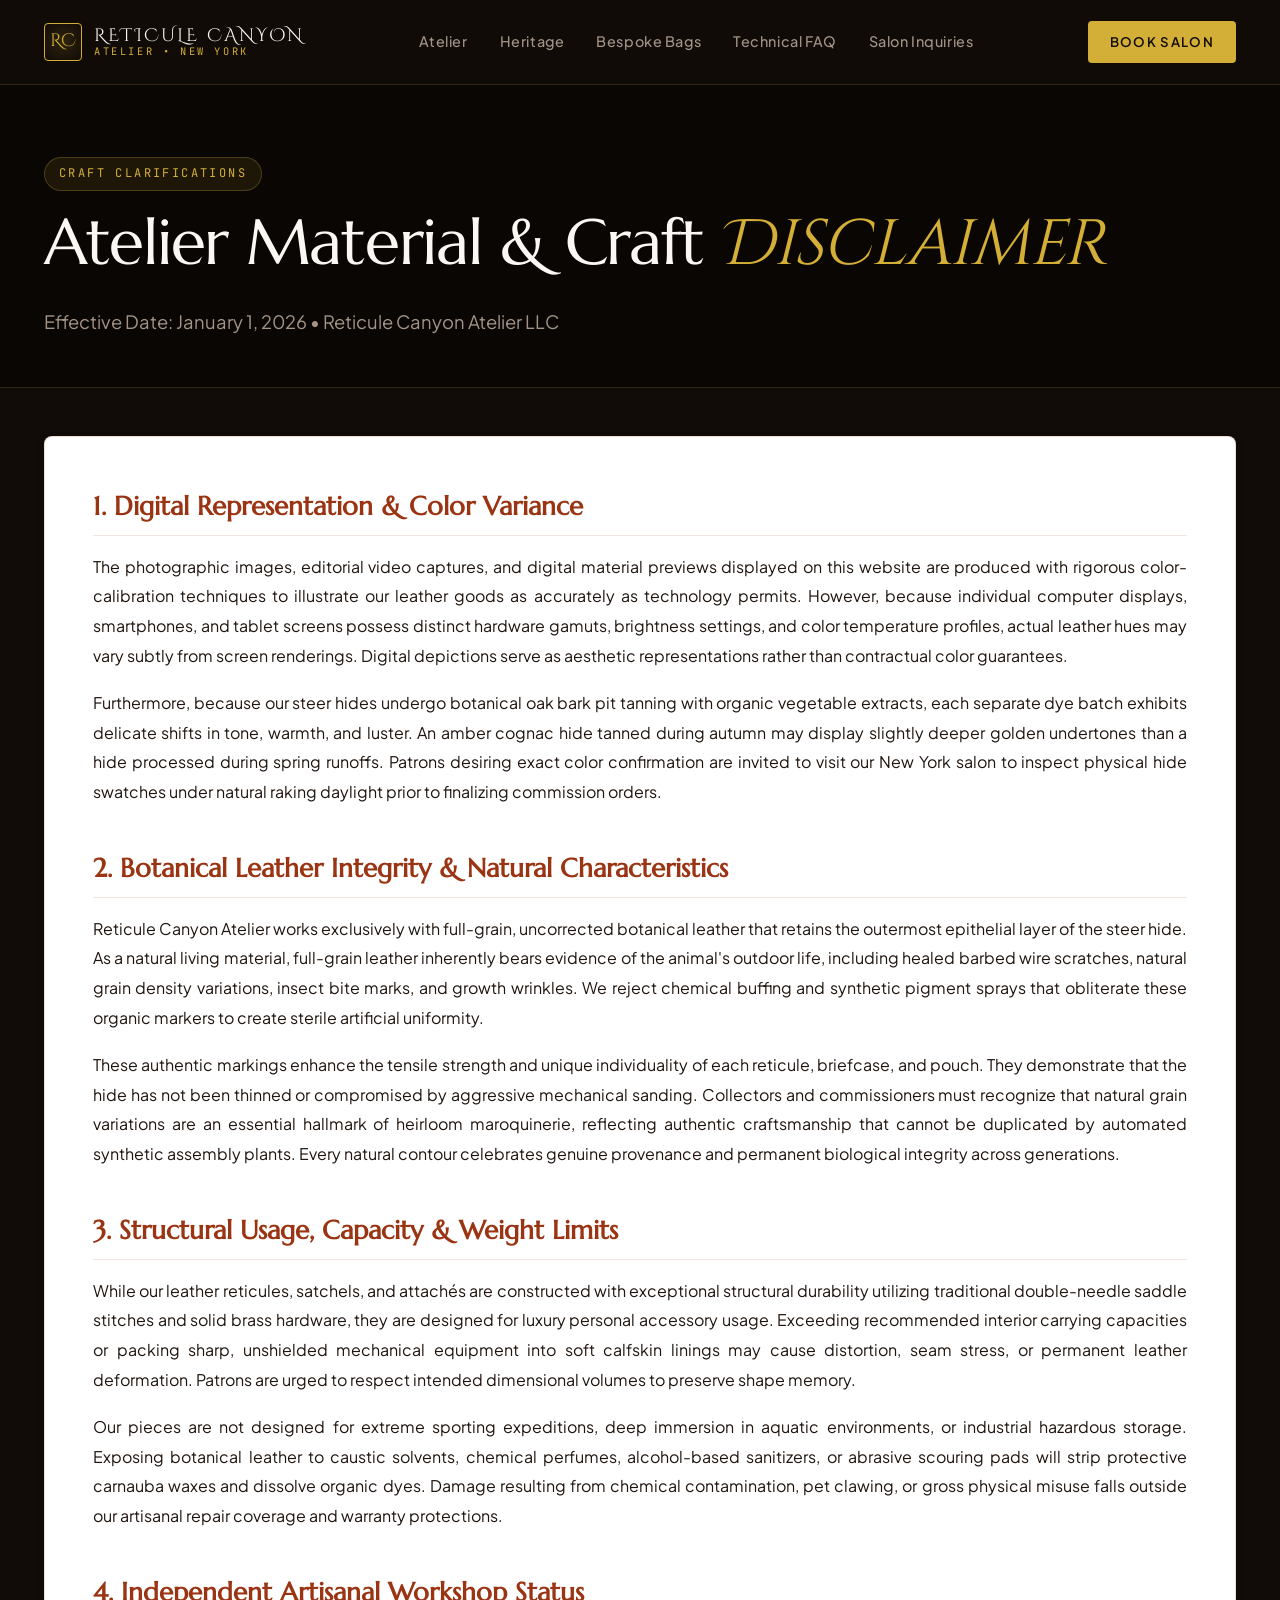
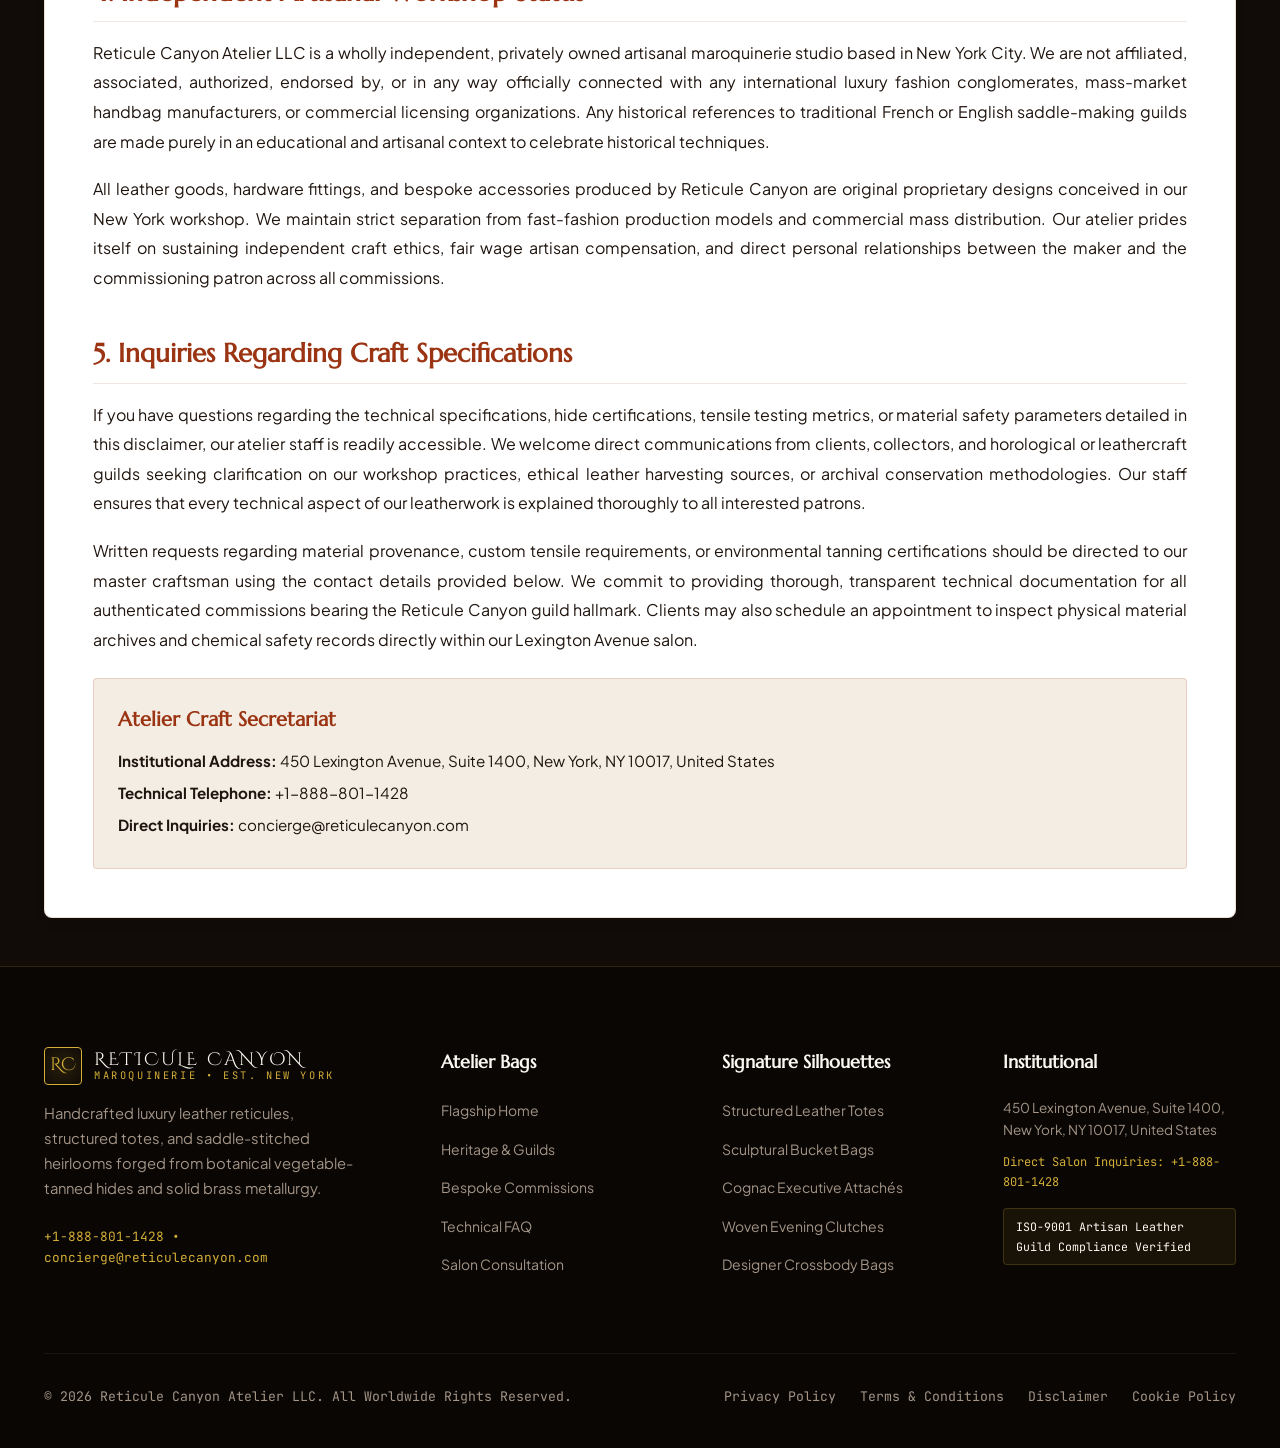
<file: disclaimer.html>
<!DOCTYPE html>
<html lang="en">
<head>
  <meta charset="UTF-8">
  <meta name="viewport" content="width=device-width, initial-scale=1.0">
  <title>Disclaimer | Reticule Canyon Atelier</title>
  <meta name="description" content="Legal and craft disclaimer for Reticule Canyon Atelier. Information on artisanal variations, digital color display, and structural usage guidelines.">
  <link rel="canonical" href="https://reticulecanyon.com/disclaimer.html">
  <!-- Google tag (gtag.js) -->
<script async src="https://www.googletagmanager.com/gtag/js?id=G-0LY0HY7L01"></script>
<script>
  window.dataLayer = window.dataLayer || [];
  function gtag(){dataLayer.push(arguments);}
  gtag('js', new Date());
  gtag('config', 'G-0LY0HY7L01');
</script>
  <link rel="preconnect" href="https://fonts.googleapis.com">
<link rel="preconnect" href="https://fonts.gstatic.com" crossorigin>
<link href="https://fonts.googleapis.com/css2?family=Cinzel+Decorative:wght@700&family=JetBrains+Mono:wght@400;500&family=Marcellus&family=Plus+Jakarta+Sans:wght@300;400;500;600;700&display=swap" rel="stylesheet">
  <link rel="stylesheet" href="assets/css/style.css">
</head>
<body>
  <!-- Site Header (Rule 11) -->
  <header class="site-header">
    <div class="rc-container">
      <div class="rc-nav-container">
        <a href="index.html" class="rc-brand">
          <div class="rc-brand-crest">RC</div>
          <div class="rc-brand-text">
            Reticule Canyon
            <small>Atelier &bull; New York</small>
          </div>
        </a>
        <nav class="rc-nav-menu">
          <a href="index.html" class="rc-nav-link ">Atelier</a>
          <a href="about.html" class="rc-nav-link ">Heritage</a>
          <a href="services.html" class="rc-nav-link ">Bespoke Bags</a>
          <a href="faq.html" class="rc-nav-link ">Technical FAQ</a>
          <a href="contact.html" class="rc-nav-link ">Salon Inquiries</a>
        </nav>
        <div style="display: flex; align-items: center; gap: 16px;">
          <a href="contact.html" class="rc-nav-cta">Book Salon</a>
          <button class="rc-hamburger" id="rc-hamburger" aria-label="Toggle Navigation">
            <span></span>
            <span></span>
            <span></span>
          </button>
        </div>
      </div>
    </div>
  </header>

  <!-- Mobile Drawer (Rule 11) -->
  <div class="mobile-drawer-backdrop" id="mobile-drawer-backdrop"></div>
  <div class="mobile-drawer" id="mobile-drawer">
    <div class="mobile-drawer-header">
      <div class="rc-brand">
        <div class="rc-brand-crest">RC</div>
        <div class="rc-brand-text">Reticule Canyon</div>
      </div>
      <button class="mobile-drawer-close" id="mobile-drawer-close" aria-label="Close Drawer">&times;</button>
    </div>
    <div class="mobile-drawer-body">
      <a href="index.html" class="mobile-nav-link">Atelier Flagship</a>
      <a href="about.html" class="mobile-nav-link">Heritage &amp; Guild Story</a>
      <a href="services.html" class="mobile-nav-link">Bespoke Bag Commissions</a>
      <a href="faq.html" class="mobile-nav-link">Technical &amp; Collector FAQ</a>
      <a href="contact.html" class="mobile-nav-link">Salon Consultation</a>
    </div>
    <div class="mobile-drawer-footer">
      <p style="margin-bottom: 8px; color: var(--rc-gold); font-family: var(--rc-font-mono); font-size: 0.75rem;">PRIVATE CONCIERGE</p>
      <p style="margin-bottom: 6px;">+1-888-801-1428</p>
      <p><a href="mailto:concierge@reticulecanyon.com">concierge@reticulecanyon.com</a></p>
    </div>
  </div>

  <main>
    <section class="rc-policy-header">
      <div class="rc-container">
        <span class="rc-section-tag">Craft Clarifications</span>
        <h1 class="rc-hero-title">Atelier Material &amp; Craft <span>Disclaimer</span></h1>
        <p class="rc-hero-desc" style="margin-bottom: 0;">Effective Date: January 1, 2026 &bull; Reticule Canyon Atelier LLC</p>
      </div>
    </section>

    <div class="rc-container">
      <div class="rc-policy-content">
        
        <div class="rc-policy-section">
          <h2>1. Digital Representation &amp; Color Variance</h2>
          <p class="rc-policy-p">
            The photographic images, editorial video captures, and digital material previews displayed on this website are produced with rigorous color-calibration techniques to illustrate our leather goods as accurately as technology permits. However, because individual computer displays, smartphones, and tablet screens possess distinct hardware gamuts, brightness settings, and color temperature profiles, actual leather hues may vary subtly from screen renderings. Digital depictions serve as aesthetic representations rather than contractual color guarantees.
          </p>
          <p class="rc-policy-p">
            Furthermore, because our steer hides undergo botanical oak bark pit tanning with organic vegetable extracts, each separate dye batch exhibits delicate shifts in tone, warmth, and luster. An amber cognac hide tanned during autumn may display slightly deeper golden undertones than a hide processed during spring runoffs. Patrons desiring exact color confirmation are invited to visit our New York salon to inspect physical hide swatches under natural raking daylight prior to finalizing commission orders.
          </p>
        </div>

        <div class="rc-policy-section">
          <h2>2. Botanical Leather Integrity &amp; Natural Characteristics</h2>
          <p class="rc-policy-p">
            Reticule Canyon Atelier works exclusively with full-grain, uncorrected botanical leather that retains the outermost epithelial layer of the steer hide. As a natural living material, full-grain leather inherently bears evidence of the animal's outdoor life, including healed barbed wire scratches, natural grain density variations, insect bite marks, and growth wrinkles. We reject chemical buffing and synthetic pigment sprays that obliterate these organic markers to create sterile artificial uniformity.
          </p>
          <p class="rc-policy-p">
            These authentic markings enhance the tensile strength and unique individuality of each reticule, briefcase, and pouch. They demonstrate that the hide has not been thinned or compromised by aggressive mechanical sanding. Collectors and commissioners must recognize that natural grain variations are an essential hallmark of heirloom maroquinerie, reflecting authentic craftsmanship that cannot be duplicated by automated synthetic assembly plants. Every natural contour celebrates genuine provenance and permanent biological integrity across generations.
          </p>
        </div>

        <div class="rc-policy-section">
          <h2>3. Structural Usage, Capacity &amp; Weight Limits</h2>
          <p class="rc-policy-p">
            While our leather reticules, satchels, and attachés are constructed with exceptional structural durability utilizing traditional double-needle saddle stitches and solid brass hardware, they are designed for luxury personal accessory usage. Exceeding recommended interior carrying capacities or packing sharp, unshielded mechanical equipment into soft calfskin linings may cause distortion, seam stress, or permanent leather deformation. Patrons are urged to respect intended dimensional volumes to preserve shape memory.
          </p>
          <p class="rc-policy-p">
            Our pieces are not designed for extreme sporting expeditions, deep immersion in aquatic environments, or industrial hazardous storage. Exposing botanical leather to caustic solvents, chemical perfumes, alcohol-based sanitizers, or abrasive scouring pads will strip protective carnauba waxes and dissolve organic dyes. Damage resulting from chemical contamination, pet clawing, or gross physical misuse falls outside our artisanal repair coverage and warranty protections.
          </p>
        </div>

        <div class="rc-policy-section">
          <h2>4. Independent Artisanal Workshop Status</h2>
          <p class="rc-policy-p">
            Reticule Canyon Atelier LLC is a wholly independent, privately owned artisanal maroquinerie studio based in New York City. We are not affiliated, associated, authorized, endorsed by, or in any way officially connected with any international luxury fashion conglomerates, mass-market handbag manufacturers, or commercial licensing organizations. Any historical references to traditional French or English saddle-making guilds are made purely in an educational and artisanal context to celebrate historical techniques.
          </p>
          <p class="rc-policy-p">
            All leather goods, hardware fittings, and bespoke accessories produced by Reticule Canyon are original proprietary designs conceived in our New York workshop. We maintain strict separation from fast-fashion production models and commercial mass distribution. Our atelier prides itself on sustaining independent craft ethics, fair wage artisan compensation, and direct personal relationships between the maker and the commissioning patron across all commissions.
          </p>
        </div>

        <div class="rc-policy-section">
          <h2>5. Inquiries Regarding Craft Specifications</h2>
          <p class="rc-policy-p">
            If you have questions regarding the technical specifications, hide certifications, tensile testing metrics, or material safety parameters detailed in this disclaimer, our atelier staff is readily accessible. We welcome direct communications from clients, collectors, and horological or leathercraft guilds seeking clarification on our workshop practices, ethical leather harvesting sources, or archival conservation methodologies. Our staff ensures that every technical aspect of our leatherwork is explained thoroughly to all interested patrons.
          </p>
          <p class="rc-policy-p">
            Written requests regarding material provenance, custom tensile requirements, or environmental tanning certifications should be directed to our master craftsman using the contact details provided below. We commit to providing thorough, transparent technical documentation for all authenticated commissions bearing the Reticule Canyon guild hallmark. Clients may also schedule an appointment to inspect physical material archives and chemical safety records directly within our Lexington Avenue salon.
          </p>
          <div class="rc-policy-contact-card">
            <h3>Atelier Craft Secretariat</h3>
            <p><strong>Institutional Address:</strong> 450 Lexington Avenue, Suite 1400, New York, NY 10017, United States</p>
            <p><strong>Technical Telephone:</strong> +1-888-801-1428</p>
            <p><strong>Direct Inquiries:</strong> concierge@reticulecanyon.com</p>
          </div>
        </div>

      </div>
    </div>
  </main>

  <!-- Semantic Site Footer -->
  <footer class="rc-footer">
    <div class="rc-container">
      <div class="rc-footer-grid">
        <div class="rc-footer-brand">
          <div class="rc-brand">
            <div class="rc-brand-crest">RC</div>
            <div class="rc-brand-text">
              Reticule Canyon
              <small>Maroquinerie &bull; Est. New York</small>
            </div>
          </div>
          <p>Handcrafted luxury leather reticules, structured totes, and saddle-stitched heirlooms forged from botanical vegetable-tanned hides and solid brass metallurgy.</p>
          <div style="font-family: var(--rc-font-mono); font-size: 0.8rem; color: var(--rc-gold);">
            +1-888-801-1428 &bull; concierge@reticulecanyon.com
          </div>
        </div>
        <div class="rc-footer-col">
          <h4>Atelier Bags</h4>
          <ul class="rc-footer-links">
            <li><a href="index.html">Flagship Home</a></li>
            <li><a href="about.html">Heritage &amp; Guilds</a></li>
            <li><a href="services.html">Bespoke Commissions</a></li>
            <li><a href="faq.html">Technical FAQ</a></li>
            <li><a href="contact.html">Salon Consultation</a></li>
          </ul>
        </div>
        <div class="rc-footer-col">
          <h4>Signature Silhouettes</h4>
          <ul class="rc-footer-links">
            <li><a href="services.html">Structured Leather Totes</a></li>
            <li><a href="services.html">Sculptural Bucket Bags</a></li>
            <li><a href="services.html">Cognac Executive Attach&eacute;s</a></li>
            <li><a href="services.html">Woven Evening Clutches</a></li>
            <li><a href="services.html">Designer Crossbody Bags</a></li>
          </ul>
        </div>
        <div class="rc-footer-col">
          <h4>Institutional</h4>
          <p style="font-size: 0.85rem; line-height: 1.6; margin-bottom: 12px; color: var(--rc-text-light-muted);">
            450 Lexington Avenue, Suite 1400, New York, NY 10017, United States
          </p>
          <p style="font-family: var(--rc-font-mono); font-size: 0.75rem; color: var(--rc-gold); margin-bottom: 16px;">
            Direct Salon Inquiries: +1-888-801-1428
          </p>
          <div style="padding: 8px 12px; background: rgba(212,175,55,0.08); border: 1px solid rgba(212,175,55,0.2); border-radius: 4px; font-size: 0.725rem; font-family: var(--rc-font-mono); color: var(--rc-text-light);">
            ISO-9001 Artisan Leather Guild Compliance Verified
          </div>
        </div>
      </div>
      <div class="rc-footer-bottom">
        <div>&copy; 2026 Reticule Canyon Atelier LLC. All Worldwide Rights Reserved.</div>
        <div class="rc-footer-legal-links">
          <a href="privacy-policy.html">Privacy Policy</a>
          <a href="terms-and-conditions.html">Terms &amp; Conditions</a>
          <a href="disclaimer.html">Disclaimer</a>
          <a href="cookie-policy.html">Cookie Policy</a>
        </div>
      </div>
    </div>
  </footer>
  <script src="assets/js/script.js"></script>
  <script src="assets/js/main.js"></script>
</body>
</html>
</file>
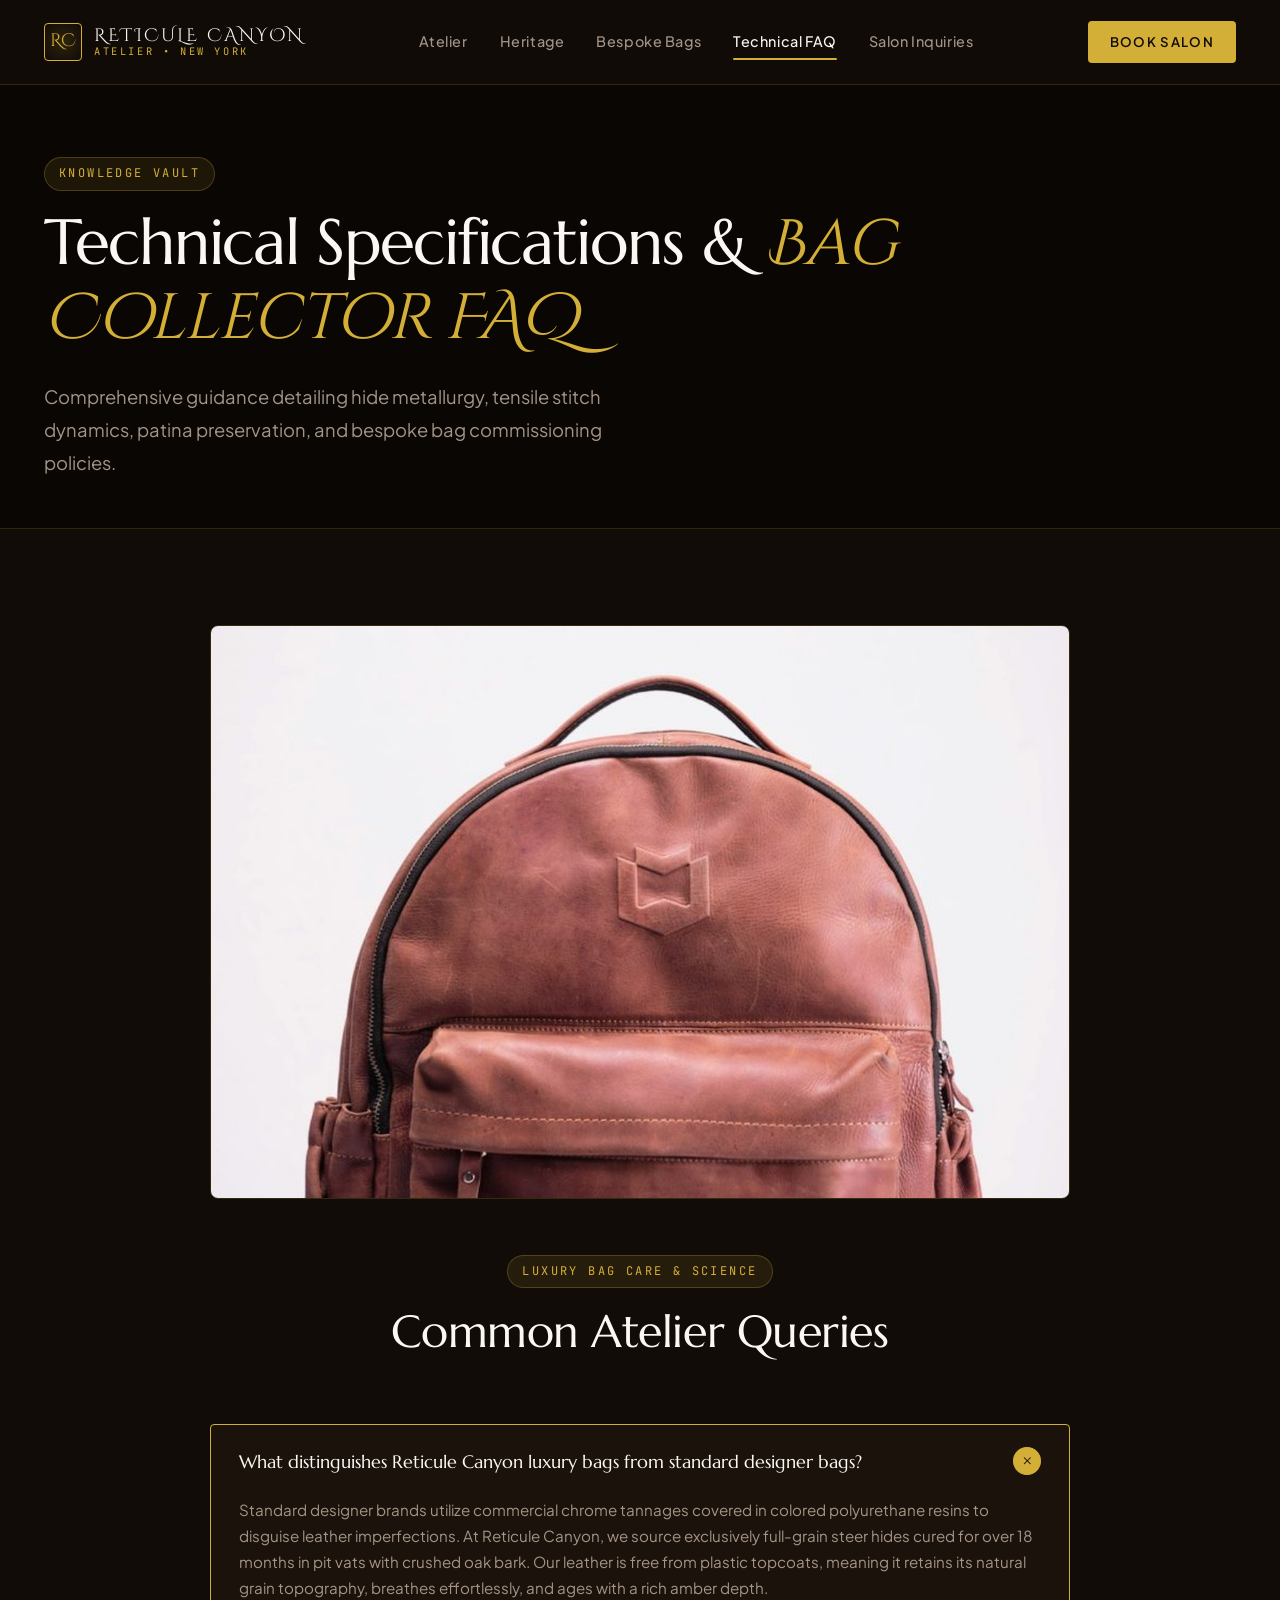
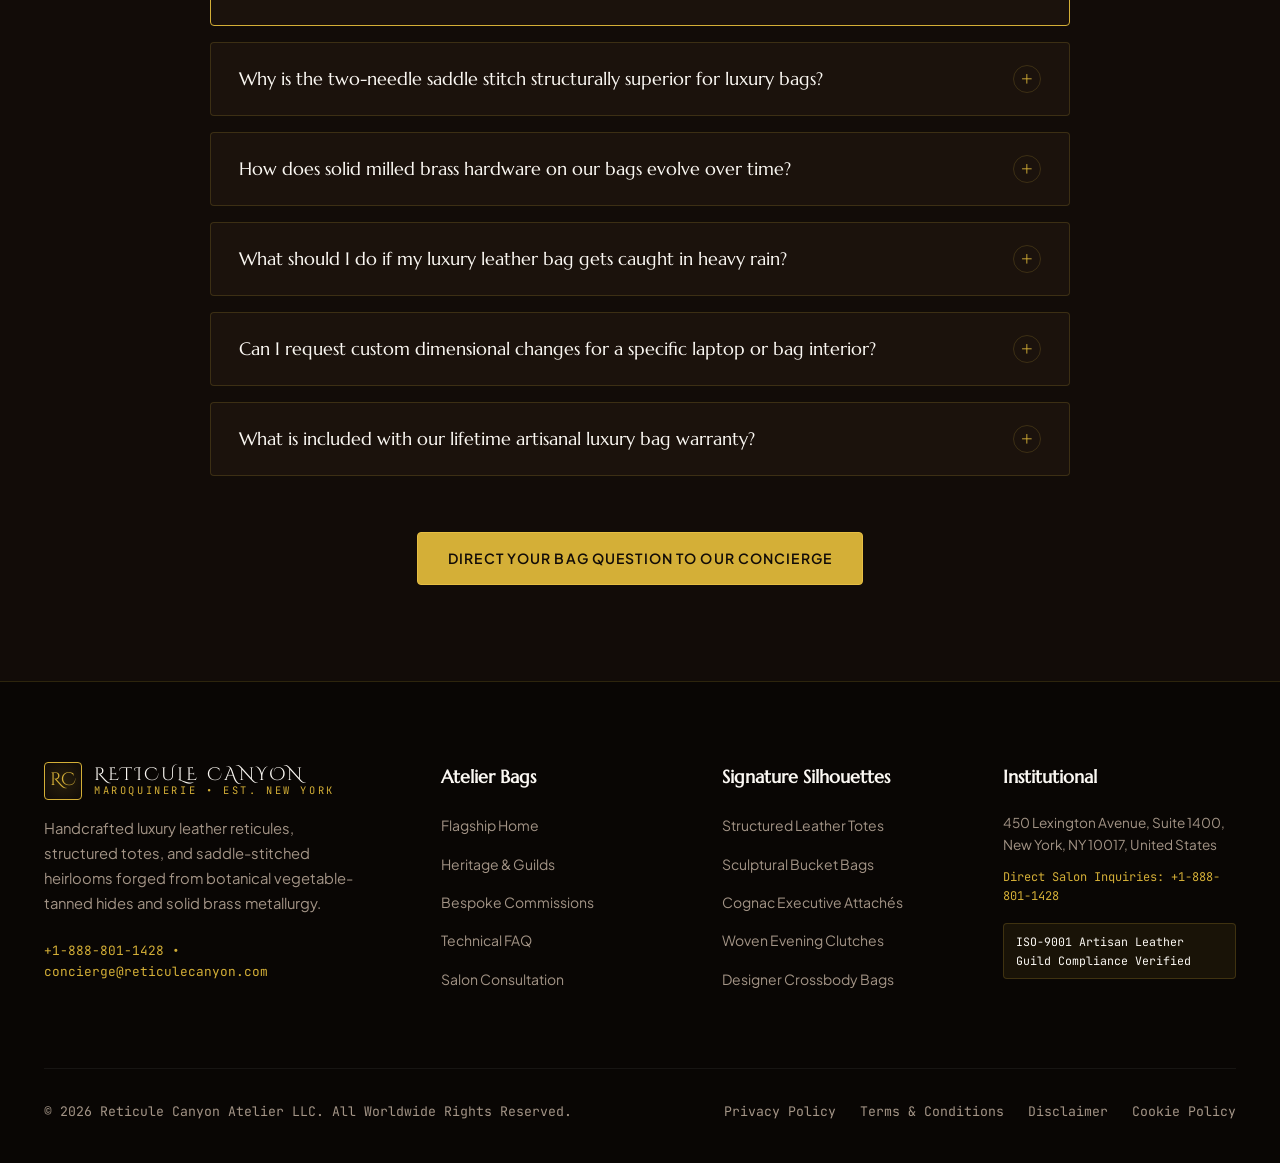
<file: faq.html>
<!DOCTYPE html>
<html lang="en">
<head>
  <meta charset="UTF-8">
  <meta name="viewport" content="width=device-width, initial-scale=1.0">
  <title>Technical &amp; Collector FAQ | Reticule Canyon Atelier</title>
  <meta name="description" content="Technical questions answered about vegetable-tanned luxury bags, hand saddle stitching, hardware care, and bespoke commissions at Reticule Canyon.">
  <link rel="canonical" href="https://reticulecanyon.com/faq.html">
  <!-- Google tag (gtag.js) -->
<script async src="https://www.googletagmanager.com/gtag/js?id=G-0LY0HY7L01"></script>
<script>
  window.dataLayer = window.dataLayer || [];
  function gtag(){dataLayer.push(arguments);}
  gtag('js', new Date());
  gtag('config', 'G-0LY0HY7L01');
</script>
  <link rel="preconnect" href="https://fonts.googleapis.com">
<link rel="preconnect" href="https://fonts.gstatic.com" crossorigin>
<link href="https://fonts.googleapis.com/css2?family=Cinzel+Decorative:wght@700&family=JetBrains+Mono:wght@400;500&family=Marcellus&family=Plus+Jakarta+Sans:wght@300;400;500;600;700&display=swap" rel="stylesheet">
  <link rel="stylesheet" href="assets/css/style.css">
</head>
<body>
  <!-- Site Header (Rule 11) -->
  <header class="site-header">
    <div class="rc-container">
      <div class="rc-nav-container">
        <a href="index.html" class="rc-brand">
          <div class="rc-brand-crest">RC</div>
          <div class="rc-brand-text">
            Reticule Canyon
            <small>Atelier &bull; New York</small>
          </div>
        </a>
        <nav class="rc-nav-menu">
          <a href="index.html" class="rc-nav-link ">Atelier</a>
          <a href="about.html" class="rc-nav-link ">Heritage</a>
          <a href="services.html" class="rc-nav-link ">Bespoke Bags</a>
          <a href="faq.html" class="rc-nav-link active">Technical FAQ</a>
          <a href="contact.html" class="rc-nav-link ">Salon Inquiries</a>
        </nav>
        <div style="display: flex; align-items: center; gap: 16px;">
          <a href="contact.html" class="rc-nav-cta">Book Salon</a>
          <button class="rc-hamburger" id="rc-hamburger" aria-label="Toggle Navigation">
            <span></span>
            <span></span>
            <span></span>
          </button>
        </div>
      </div>
    </div>
  </header>

  <!-- Mobile Drawer (Rule 11) -->
  <div class="mobile-drawer-backdrop" id="mobile-drawer-backdrop"></div>
  <div class="mobile-drawer" id="mobile-drawer">
    <div class="mobile-drawer-header">
      <div class="rc-brand">
        <div class="rc-brand-crest">RC</div>
        <div class="rc-brand-text">Reticule Canyon</div>
      </div>
      <button class="mobile-drawer-close" id="mobile-drawer-close" aria-label="Close Drawer">&times;</button>
    </div>
    <div class="mobile-drawer-body">
      <a href="index.html" class="mobile-nav-link">Atelier Flagship</a>
      <a href="about.html" class="mobile-nav-link">Heritage &amp; Guild Story</a>
      <a href="services.html" class="mobile-nav-link">Bespoke Bag Commissions</a>
      <a href="faq.html" class="mobile-nav-link">Technical &amp; Collector FAQ</a>
      <a href="contact.html" class="mobile-nav-link">Salon Consultation</a>
    </div>
    <div class="mobile-drawer-footer">
      <p style="margin-bottom: 8px; color: var(--rc-gold); font-family: var(--rc-font-mono); font-size: 0.75rem;">PRIVATE CONCIERGE</p>
      <p style="margin-bottom: 6px;">+1-888-801-1428</p>
      <p><a href="mailto:concierge@reticulecanyon.com">concierge@reticulecanyon.com</a></p>
    </div>
  </div>

  <main>
    <section class="rc-policy-header">
      <div class="rc-container">
        <span class="rc-section-tag">Knowledge Vault</span>
        <h1 class="rc-hero-title">Technical Specifications &amp; <span>Bag Collector FAQ</span></h1>
        <p class="rc-hero-desc" style="margin-bottom: 0;">
          Comprehensive guidance detailing hide metallurgy, tensile stitch dynamics, patina preservation, and bespoke bag commissioning policies.
        </p>
      </div>
    </section>

    <!-- FAQ Section with Asset 20 (Monochrome Black Luxury Tote) -->
    <section class="rc-section rc-section-dark">
      <div class="rc-container">
        <div style="max-width: 860px; margin: 0 auto 56px auto; border-radius: var(--rc-radius-md); overflow: hidden; border: 1px solid var(--rc-border-dark);">
          <img src="assets/images/reticulecanyon_asset_20.jpg" alt="Monochrome black luxury leather tote bag on atelier display" width="1200" height="800">
        </div>

        <div class="rc-section-header">
          <span class="rc-section-tag">Luxury Bag Care &amp; Science</span>
          <h2 class="rc-section-title">Common Atelier Queries</h2>
        </div>

        <div class="rc-accordion-list">
          
          <div class="rc-accordion-item active">
            <button class="rc-accordion-header">
              <span>What distinguishes Reticule Canyon luxury bags from standard designer bags?</span>
              <span class="rc-accordion-icon">+</span>
            </button>
            <div class="rc-accordion-body">
              <p>Standard designer brands utilize commercial chrome tannages covered in colored polyurethane resins to disguise leather imperfections. At Reticule Canyon, we source exclusively full-grain steer hides cured for over 18 months in pit vats with crushed oak bark. Our leather is free from plastic topcoats, meaning it retains its natural grain topography, breathes effortlessly, and ages with a rich amber depth.</p>
            </div>
          </div>

          <div class="rc-accordion-item">
            <button class="rc-accordion-header">
              <span>Why is the two-needle saddle stitch structurally superior for luxury bags?</span>
              <span class="rc-accordion-icon">+</span>
            </button>
            <div class="rc-accordion-body">
              <p>A sewing machine uses an upper and lower thread that simply loop around each other midway through the hole. If either thread breaks from friction or age, the entire line of stitching unravels with tension. In contrast, our traditional hand saddle stitch uses two needles passing completely through the hole in opposite directions. Each stitch forms an independent mechanical lock that will not unravel even if one thread is severed.</p>
            </div>
          </div>

          <div class="rc-accordion-item">
            <button class="rc-accordion-header">
              <span>How does solid milled brass hardware on our bags evolve over time?</span>
              <span class="rc-accordion-icon">+</span>
            </button>
            <div class="rc-accordion-body">
              <p>Commercial handbag hardware relies on electroplated zinc alloys that chip, peel, and reveal dull grey base metal beneath. Reticule Canyon hardware is CNC-machined from solid ingot brass billets. Over time, atmospheric exposure and finger touch create an authentic antique golden patina. It can be easily restored to a high mirror shine with jeweler's rouge or allowed to mature organically.</p>
            </div>
          </div>

          <div class="rc-accordion-item">
            <button class="rc-accordion-header">
              <span>What should I do if my luxury leather bag gets caught in heavy rain?</span>
              <span class="rc-accordion-icon">+</span>
            </button>
            <div class="rc-accordion-body">
              <p>Botanical vegetable-tanned leather naturally repels water due to our hot-wax burnished finish. If caught in heavy precipitation, do not place the bag near artificial heat sources like radiators or hairdryers, as this will dry the natural fibers. Gently wipe off surface drops with a clean microfiber cloth and allow it to dry naturally at room temperature. Once dry, buff lightly with a horsehair brush.</p>
            </div>
          </div>

          <div class="rc-accordion-item">
            <button class="rc-accordion-header">
              <span>Can I request custom dimensional changes for a specific laptop or bag interior?</span>
              <span class="rc-accordion-icon">+</span>
            </button>
            <div class="rc-accordion-body">
              <p>Yes. Our bespoke commission salon specializes in custom dimensional adaptations. During your initial consultation, provide exact millimeter dimensions of your devices, documents, or accessories. Our lead artisan drafts a tailored internal compartment layout to ensure an exact glove-like fit prior to leather cutting.</p>
            </div>
          </div>

          <div class="rc-accordion-item">
            <button class="rc-accordion-header">
              <span>What is included with our lifetime artisanal luxury bag warranty?</span>
              <span class="rc-accordion-icon">+</span>
            </button>
            <div class="rc-accordion-body">
              <p>Every Reticule Canyon bag is accompanied by a registered certificate of provenance. We guarantee all structural hand saddle stitching, solid brass hardware, and edge burnishing against structural failure for the lifetime of the original commissioner. Complimentary annual inspections and deep nutrient conditioning are available at our New York salon.</p>
            </div>
          </div>

        </div>

        <div style="text-align: center; margin-top: 56px;">
          <a href="contact.html" class="rc-btn rc-btn-gold">Direct Your Bag Question to Our Concierge</a>
        </div>
      </div>
    </section>
  </main>

  <!-- Semantic Site Footer -->
  <footer class="rc-footer">
    <div class="rc-container">
      <div class="rc-footer-grid">
        <div class="rc-footer-brand">
          <div class="rc-brand">
            <div class="rc-brand-crest">RC</div>
            <div class="rc-brand-text">
              Reticule Canyon
              <small>Maroquinerie &bull; Est. New York</small>
            </div>
          </div>
          <p>Handcrafted luxury leather reticules, structured totes, and saddle-stitched heirlooms forged from botanical vegetable-tanned hides and solid brass metallurgy.</p>
          <div style="font-family: var(--rc-font-mono); font-size: 0.8rem; color: var(--rc-gold);">
            +1-888-801-1428 &bull; concierge@reticulecanyon.com
          </div>
        </div>
        <div class="rc-footer-col">
          <h4>Atelier Bags</h4>
          <ul class="rc-footer-links">
            <li><a href="index.html">Flagship Home</a></li>
            <li><a href="about.html">Heritage &amp; Guilds</a></li>
            <li><a href="services.html">Bespoke Commissions</a></li>
            <li><a href="faq.html">Technical FAQ</a></li>
            <li><a href="contact.html">Salon Consultation</a></li>
          </ul>
        </div>
        <div class="rc-footer-col">
          <h4>Signature Silhouettes</h4>
          <ul class="rc-footer-links">
            <li><a href="services.html">Structured Leather Totes</a></li>
            <li><a href="services.html">Sculptural Bucket Bags</a></li>
            <li><a href="services.html">Cognac Executive Attach&eacute;s</a></li>
            <li><a href="services.html">Woven Evening Clutches</a></li>
            <li><a href="services.html">Designer Crossbody Bags</a></li>
          </ul>
        </div>
        <div class="rc-footer-col">
          <h4>Institutional</h4>
          <p style="font-size: 0.85rem; line-height: 1.6; margin-bottom: 12px; color: var(--rc-text-light-muted);">
            450 Lexington Avenue, Suite 1400, New York, NY 10017, United States
          </p>
          <p style="font-family: var(--rc-font-mono); font-size: 0.75rem; color: var(--rc-gold); margin-bottom: 16px;">
            Direct Salon Inquiries: +1-888-801-1428
          </p>
          <div style="padding: 8px 12px; background: rgba(212,175,55,0.08); border: 1px solid rgba(212,175,55,0.2); border-radius: 4px; font-size: 0.725rem; font-family: var(--rc-font-mono); color: var(--rc-text-light);">
            ISO-9001 Artisan Leather Guild Compliance Verified
          </div>
        </div>
      </div>
      <div class="rc-footer-bottom">
        <div>&copy; 2026 Reticule Canyon Atelier LLC. All Worldwide Rights Reserved.</div>
        <div class="rc-footer-legal-links">
          <a href="privacy-policy.html">Privacy Policy</a>
          <a href="terms-and-conditions.html">Terms &amp; Conditions</a>
          <a href="disclaimer.html">Disclaimer</a>
          <a href="cookie-policy.html">Cookie Policy</a>
        </div>
      </div>
    </div>
  </footer>
  <script src="assets/js/script.js"></script>
  <script src="assets/js/main.js"></script>
</body>
</html>
</file>
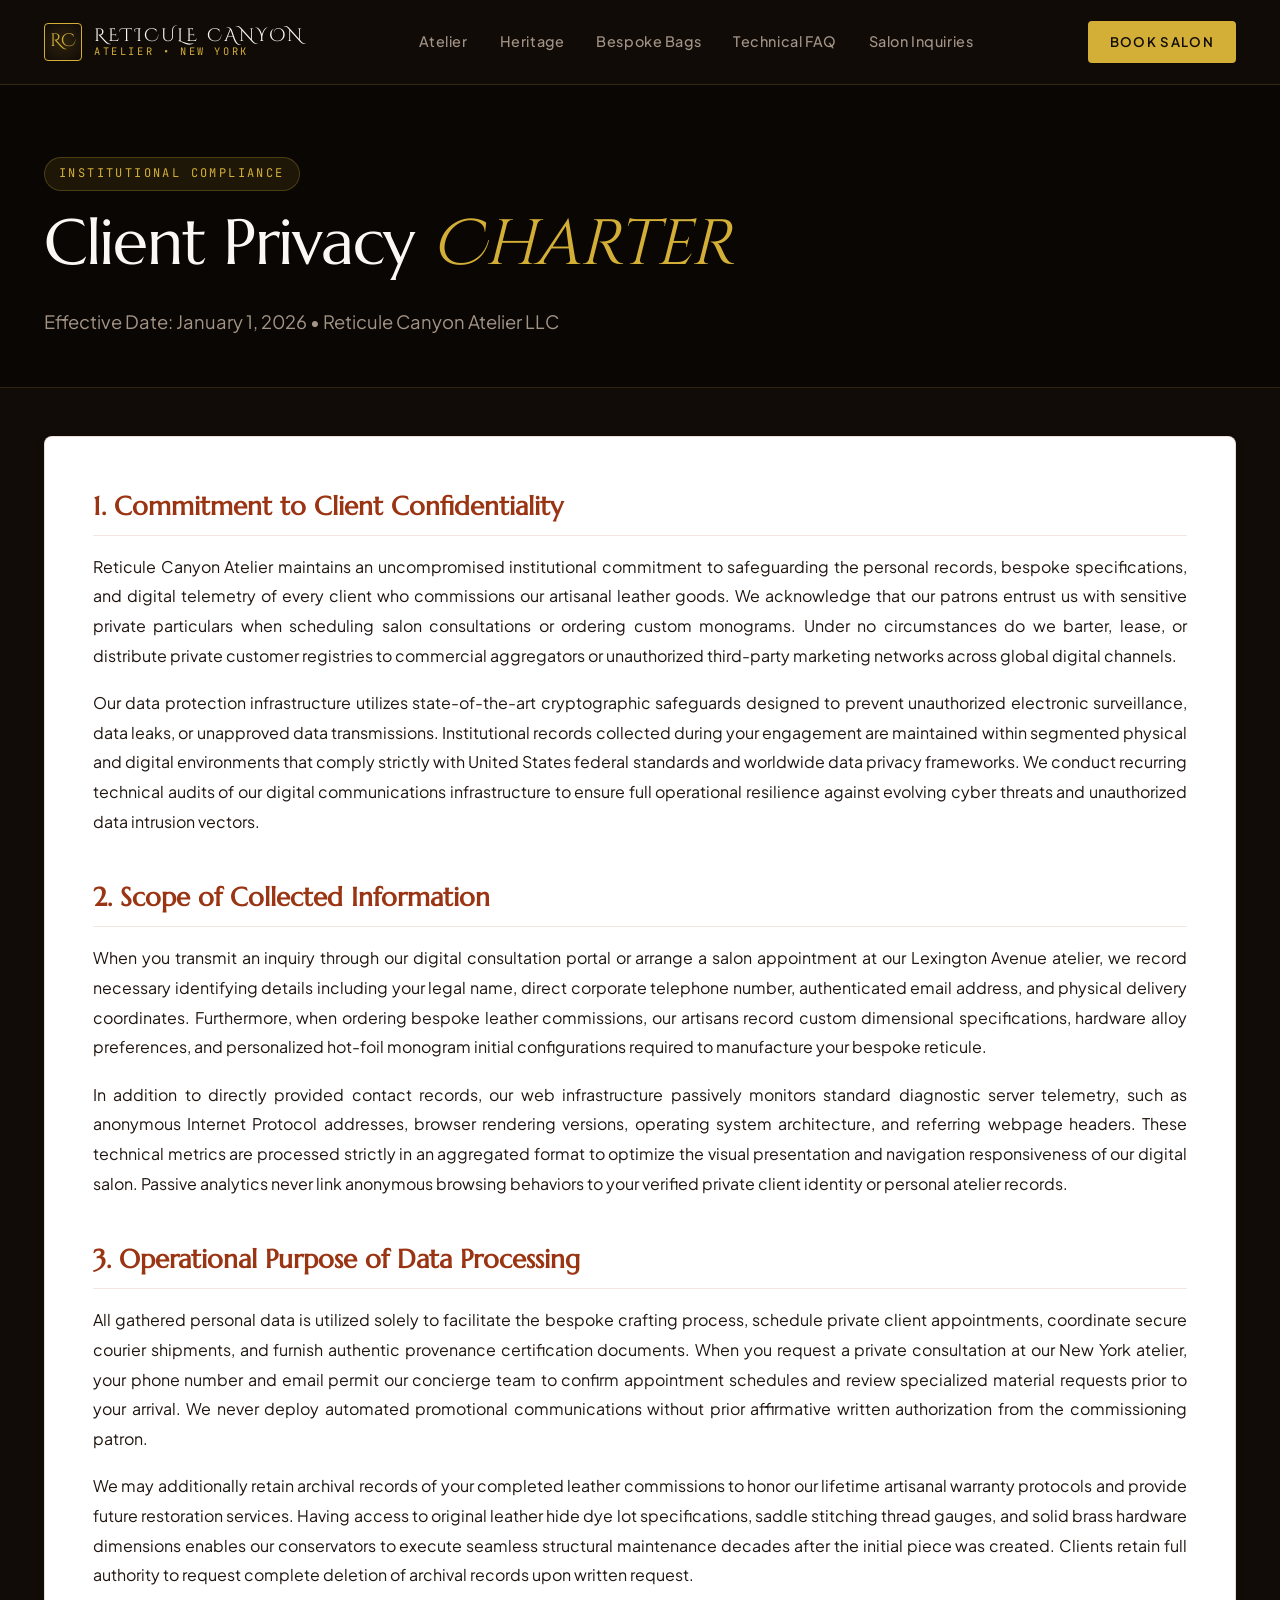
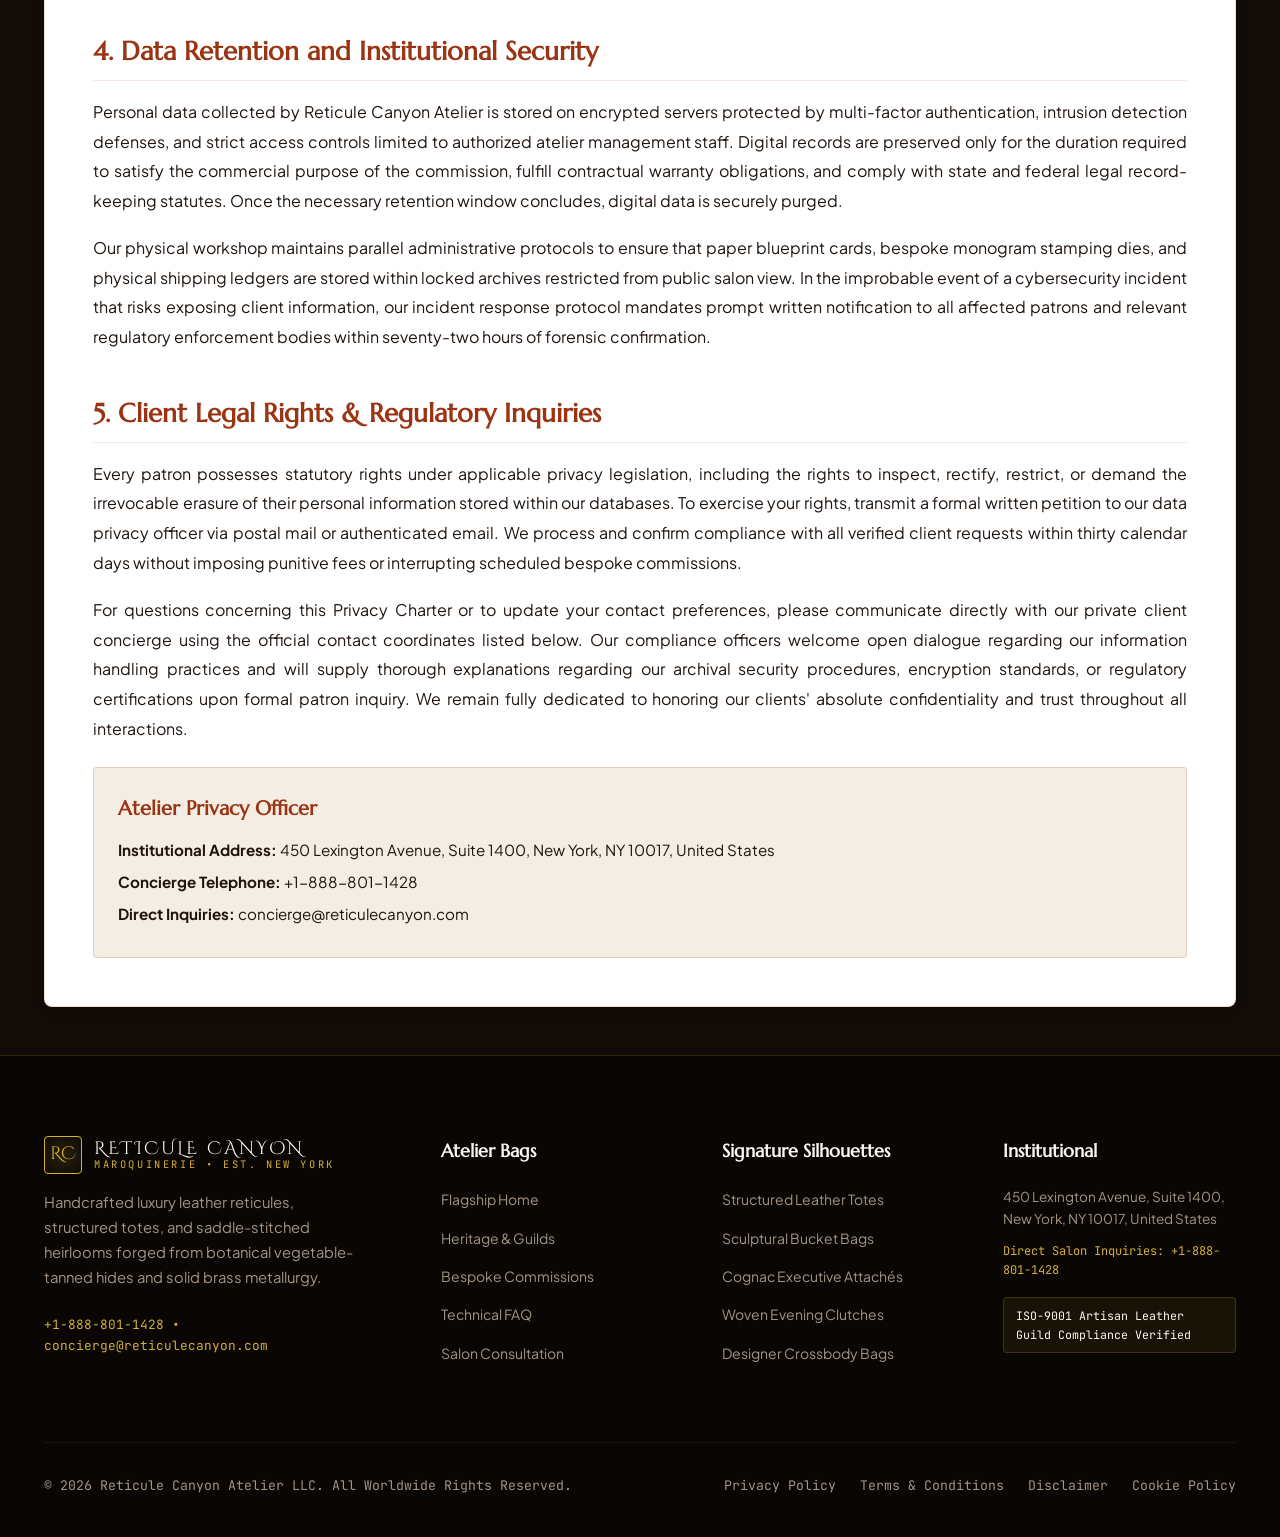
<file: privacy-policy.html>
<!DOCTYPE html>
<html lang="en">
<head>
  <meta charset="UTF-8">
  <meta name="viewport" content="width=device-width, initial-scale=1.0">
  <title>Privacy Policy | Reticule Canyon Atelier</title>
  <meta name="description" content="Privacy Policy for Reticule Canyon Atelier. Review our strict institutional data protection standards, client confidentiality protocols, and privacy safeguards.">
  <link rel="canonical" href="https://reticulecanyon.com/privacy-policy.html">
  <!-- Google tag (gtag.js) -->
<script async src="https://www.googletagmanager.com/gtag/js?id=G-0LY0HY7L01"></script>
<script>
  window.dataLayer = window.dataLayer || [];
  function gtag(){dataLayer.push(arguments);}
  gtag('js', new Date());
  gtag('config', 'G-0LY0HY7L01');
</script>
  <link rel="preconnect" href="https://fonts.googleapis.com">
<link rel="preconnect" href="https://fonts.gstatic.com" crossorigin>
<link href="https://fonts.googleapis.com/css2?family=Cinzel+Decorative:wght@700&family=JetBrains+Mono:wght@400;500&family=Marcellus&family=Plus+Jakarta+Sans:wght@300;400;500;600;700&display=swap" rel="stylesheet">
  <link rel="stylesheet" href="assets/css/style.css">
</head>
<body>
  <!-- Site Header (Rule 11) -->
  <header class="site-header">
    <div class="rc-container">
      <div class="rc-nav-container">
        <a href="index.html" class="rc-brand">
          <div class="rc-brand-crest">RC</div>
          <div class="rc-brand-text">
            Reticule Canyon
            <small>Atelier &bull; New York</small>
          </div>
        </a>
        <nav class="rc-nav-menu">
          <a href="index.html" class="rc-nav-link ">Atelier</a>
          <a href="about.html" class="rc-nav-link ">Heritage</a>
          <a href="services.html" class="rc-nav-link ">Bespoke Bags</a>
          <a href="faq.html" class="rc-nav-link ">Technical FAQ</a>
          <a href="contact.html" class="rc-nav-link ">Salon Inquiries</a>
        </nav>
        <div style="display: flex; align-items: center; gap: 16px;">
          <a href="contact.html" class="rc-nav-cta">Book Salon</a>
          <button class="rc-hamburger" id="rc-hamburger" aria-label="Toggle Navigation">
            <span></span>
            <span></span>
            <span></span>
          </button>
        </div>
      </div>
    </div>
  </header>

  <!-- Mobile Drawer (Rule 11) -->
  <div class="mobile-drawer-backdrop" id="mobile-drawer-backdrop"></div>
  <div class="mobile-drawer" id="mobile-drawer">
    <div class="mobile-drawer-header">
      <div class="rc-brand">
        <div class="rc-brand-crest">RC</div>
        <div class="rc-brand-text">Reticule Canyon</div>
      </div>
      <button class="mobile-drawer-close" id="mobile-drawer-close" aria-label="Close Drawer">&times;</button>
    </div>
    <div class="mobile-drawer-body">
      <a href="index.html" class="mobile-nav-link">Atelier Flagship</a>
      <a href="about.html" class="mobile-nav-link">Heritage &amp; Guild Story</a>
      <a href="services.html" class="mobile-nav-link">Bespoke Bag Commissions</a>
      <a href="faq.html" class="mobile-nav-link">Technical &amp; Collector FAQ</a>
      <a href="contact.html" class="mobile-nav-link">Salon Consultation</a>
    </div>
    <div class="mobile-drawer-footer">
      <p style="margin-bottom: 8px; color: var(--rc-gold); font-family: var(--rc-font-mono); font-size: 0.75rem;">PRIVATE CONCIERGE</p>
      <p style="margin-bottom: 6px;">+1-888-801-1428</p>
      <p><a href="mailto:concierge@reticulecanyon.com">concierge@reticulecanyon.com</a></p>
    </div>
  </div>

  <main>
    <section class="rc-policy-header">
      <div class="rc-container">
        <span class="rc-section-tag">Institutional Compliance</span>
        <h1 class="rc-hero-title">Client Privacy <span>Charter</span></h1>
        <p class="rc-hero-desc" style="margin-bottom: 0;">Effective Date: January 1, 2026 &bull; Reticule Canyon Atelier LLC</p>
      </div>
    </section>

    <div class="rc-container">
      <div class="rc-policy-content">
        
        <div class="rc-policy-section">
          <h2>1. Commitment to Client Confidentiality</h2>
          <p class="rc-policy-p">
            Reticule Canyon Atelier maintains an uncompromised institutional commitment to safeguarding the personal records, bespoke specifications, and digital telemetry of every client who commissions our artisanal leather goods. We acknowledge that our patrons entrust us with sensitive private particulars when scheduling salon consultations or ordering custom monograms. Under no circumstances do we barter, lease, or distribute private customer registries to commercial aggregators or unauthorized third-party marketing networks across global digital channels.
          </p>
          <p class="rc-policy-p">
            Our data protection infrastructure utilizes state-of-the-art cryptographic safeguards designed to prevent unauthorized electronic surveillance, data leaks, or unapproved data transmissions. Institutional records collected during your engagement are maintained within segmented physical and digital environments that comply strictly with United States federal standards and worldwide data privacy frameworks. We conduct recurring technical audits of our digital communications infrastructure to ensure full operational resilience against evolving cyber threats and unauthorized data intrusion vectors.
          </p>
        </div>

        <div class="rc-policy-section">
          <h2>2. Scope of Collected Information</h2>
          <p class="rc-policy-p">
            When you transmit an inquiry through our digital consultation portal or arrange a salon appointment at our Lexington Avenue atelier, we record necessary identifying details including your legal name, direct corporate telephone number, authenticated email address, and physical delivery coordinates. Furthermore, when ordering bespoke leather commissions, our artisans record custom dimensional specifications, hardware alloy preferences, and personalized hot-foil monogram initial configurations required to manufacture your bespoke reticule.
          </p>
          <p class="rc-policy-p">
            In addition to directly provided contact records, our web infrastructure passively monitors standard diagnostic server telemetry, such as anonymous Internet Protocol addresses, browser rendering versions, operating system architecture, and referring webpage headers. These technical metrics are processed strictly in an aggregated format to optimize the visual presentation and navigation responsiveness of our digital salon. Passive analytics never link anonymous browsing behaviors to your verified private client identity or personal atelier records.
          </p>
        </div>

        <div class="rc-policy-section">
          <h2>3. Operational Purpose of Data Processing</h2>
          <p class="rc-policy-p">
            All gathered personal data is utilized solely to facilitate the bespoke crafting process, schedule private client appointments, coordinate secure courier shipments, and furnish authentic provenance certification documents. When you request a private consultation at our New York atelier, your phone number and email permit our concierge team to confirm appointment schedules and review specialized material requests prior to your arrival. We never deploy automated promotional communications without prior affirmative written authorization from the commissioning patron.
          </p>
          <p class="rc-policy-p">
            We may additionally retain archival records of your completed leather commissions to honor our lifetime artisanal warranty protocols and provide future restoration services. Having access to original leather hide dye lot specifications, saddle stitching thread gauges, and solid brass hardware dimensions enables our conservators to execute seamless structural maintenance decades after the initial piece was created. Clients retain full authority to request complete deletion of archival records upon written request.
          </p>
        </div>

        <div class="rc-policy-section">
          <h2>4. Data Retention and Institutional Security</h2>
          <p class="rc-policy-p">
            Personal data collected by Reticule Canyon Atelier is stored on encrypted servers protected by multi-factor authentication, intrusion detection defenses, and strict access controls limited to authorized atelier management staff. Digital records are preserved only for the duration required to satisfy the commercial purpose of the commission, fulfill contractual warranty obligations, and comply with state and federal legal record-keeping statutes. Once the necessary retention window concludes, digital data is securely purged.
          </p>
          <p class="rc-policy-p">
            Our physical workshop maintains parallel administrative protocols to ensure that paper blueprint cards, bespoke monogram stamping dies, and physical shipping ledgers are stored within locked archives restricted from public salon view. In the improbable event of a cybersecurity incident that risks exposing client information, our incident response protocol mandates prompt written notification to all affected patrons and relevant regulatory enforcement bodies within seventy-two hours of forensic confirmation.
          </p>
        </div>

        <div class="rc-policy-section">
          <h2>5. Client Legal Rights &amp; Regulatory Inquiries</h2>
          <p class="rc-policy-p">
            Every patron possesses statutory rights under applicable privacy legislation, including the rights to inspect, rectify, restrict, or demand the irrevocable erasure of their personal information stored within our databases. To exercise your rights, transmit a formal written petition to our data privacy officer via postal mail or authenticated email. We process and confirm compliance with all verified client requests within thirty calendar days without imposing punitive fees or interrupting scheduled bespoke commissions.
          </p>
          <p class="rc-policy-p">
            For questions concerning this Privacy Charter or to update your contact preferences, please communicate directly with our private client concierge using the official contact coordinates listed below. Our compliance officers welcome open dialogue regarding our information handling practices and will supply thorough explanations regarding our archival security procedures, encryption standards, or regulatory certifications upon formal patron inquiry. We remain fully dedicated to honoring our clients' absolute confidentiality and trust throughout all interactions.
          </p>
          <div class="rc-policy-contact-card">
            <h3>Atelier Privacy Officer</h3>
            <p><strong>Institutional Address:</strong> 450 Lexington Avenue, Suite 1400, New York, NY 10017, United States</p>
            <p><strong>Concierge Telephone:</strong> +1-888-801-1428</p>
            <p><strong>Direct Inquiries:</strong> concierge@reticulecanyon.com</p>
          </div>
        </div>

      </div>
    </div>
  </main>

  <!-- Semantic Site Footer -->
  <footer class="rc-footer">
    <div class="rc-container">
      <div class="rc-footer-grid">
        <div class="rc-footer-brand">
          <div class="rc-brand">
            <div class="rc-brand-crest">RC</div>
            <div class="rc-brand-text">
              Reticule Canyon
              <small>Maroquinerie &bull; Est. New York</small>
            </div>
          </div>
          <p>Handcrafted luxury leather reticules, structured totes, and saddle-stitched heirlooms forged from botanical vegetable-tanned hides and solid brass metallurgy.</p>
          <div style="font-family: var(--rc-font-mono); font-size: 0.8rem; color: var(--rc-gold);">
            +1-888-801-1428 &bull; concierge@reticulecanyon.com
          </div>
        </div>
        <div class="rc-footer-col">
          <h4>Atelier Bags</h4>
          <ul class="rc-footer-links">
            <li><a href="index.html">Flagship Home</a></li>
            <li><a href="about.html">Heritage &amp; Guilds</a></li>
            <li><a href="services.html">Bespoke Commissions</a></li>
            <li><a href="faq.html">Technical FAQ</a></li>
            <li><a href="contact.html">Salon Consultation</a></li>
          </ul>
        </div>
        <div class="rc-footer-col">
          <h4>Signature Silhouettes</h4>
          <ul class="rc-footer-links">
            <li><a href="services.html">Structured Leather Totes</a></li>
            <li><a href="services.html">Sculptural Bucket Bags</a></li>
            <li><a href="services.html">Cognac Executive Attach&eacute;s</a></li>
            <li><a href="services.html">Woven Evening Clutches</a></li>
            <li><a href="services.html">Designer Crossbody Bags</a></li>
          </ul>
        </div>
        <div class="rc-footer-col">
          <h4>Institutional</h4>
          <p style="font-size: 0.85rem; line-height: 1.6; margin-bottom: 12px; color: var(--rc-text-light-muted);">
            450 Lexington Avenue, Suite 1400, New York, NY 10017, United States
          </p>
          <p style="font-family: var(--rc-font-mono); font-size: 0.75rem; color: var(--rc-gold); margin-bottom: 16px;">
            Direct Salon Inquiries: +1-888-801-1428
          </p>
          <div style="padding: 8px 12px; background: rgba(212,175,55,0.08); border: 1px solid rgba(212,175,55,0.2); border-radius: 4px; font-size: 0.725rem; font-family: var(--rc-font-mono); color: var(--rc-text-light);">
            ISO-9001 Artisan Leather Guild Compliance Verified
          </div>
        </div>
      </div>
      <div class="rc-footer-bottom">
        <div>&copy; 2026 Reticule Canyon Atelier LLC. All Worldwide Rights Reserved.</div>
        <div class="rc-footer-legal-links">
          <a href="privacy-policy.html">Privacy Policy</a>
          <a href="terms-and-conditions.html">Terms &amp; Conditions</a>
          <a href="disclaimer.html">Disclaimer</a>
          <a href="cookie-policy.html">Cookie Policy</a>
        </div>
      </div>
    </div>
  </footer>
  <script src="assets/js/script.js"></script>
  <script src="assets/js/main.js"></script>
</body>
</html>
</file>
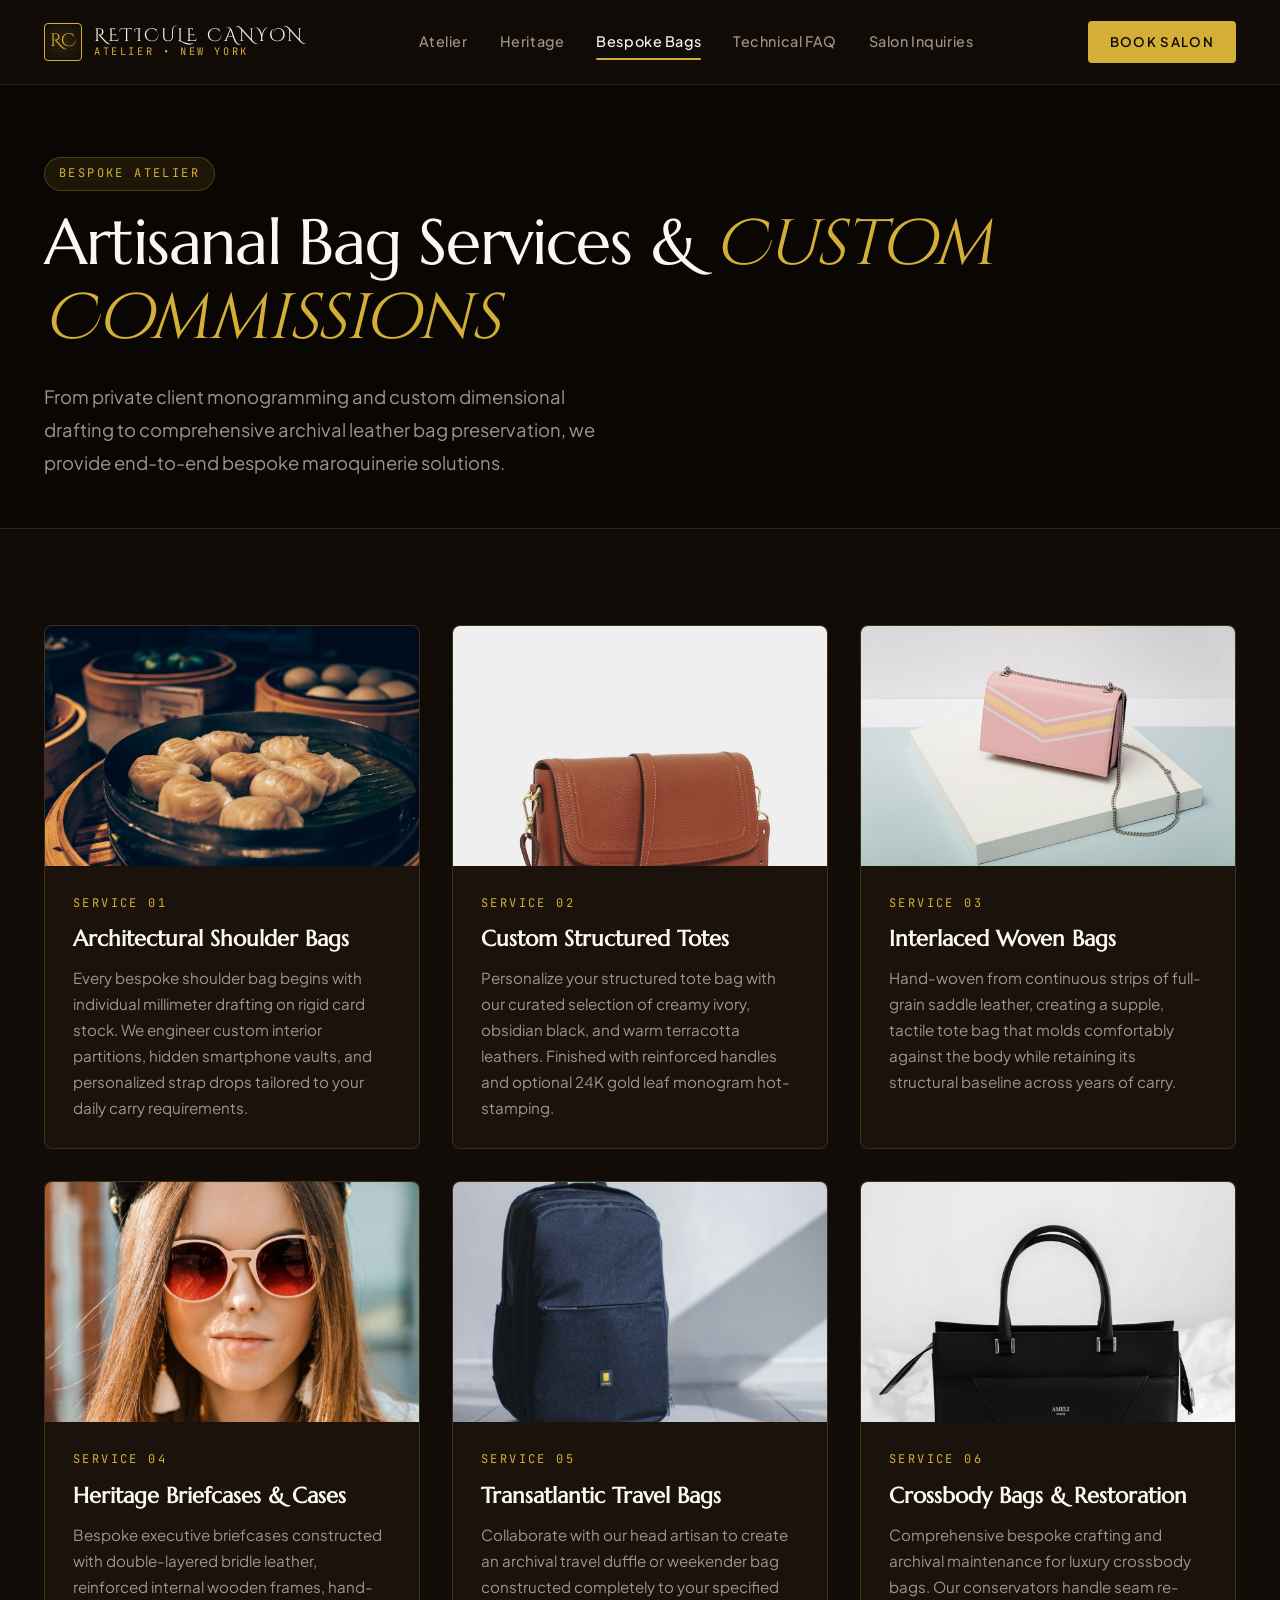
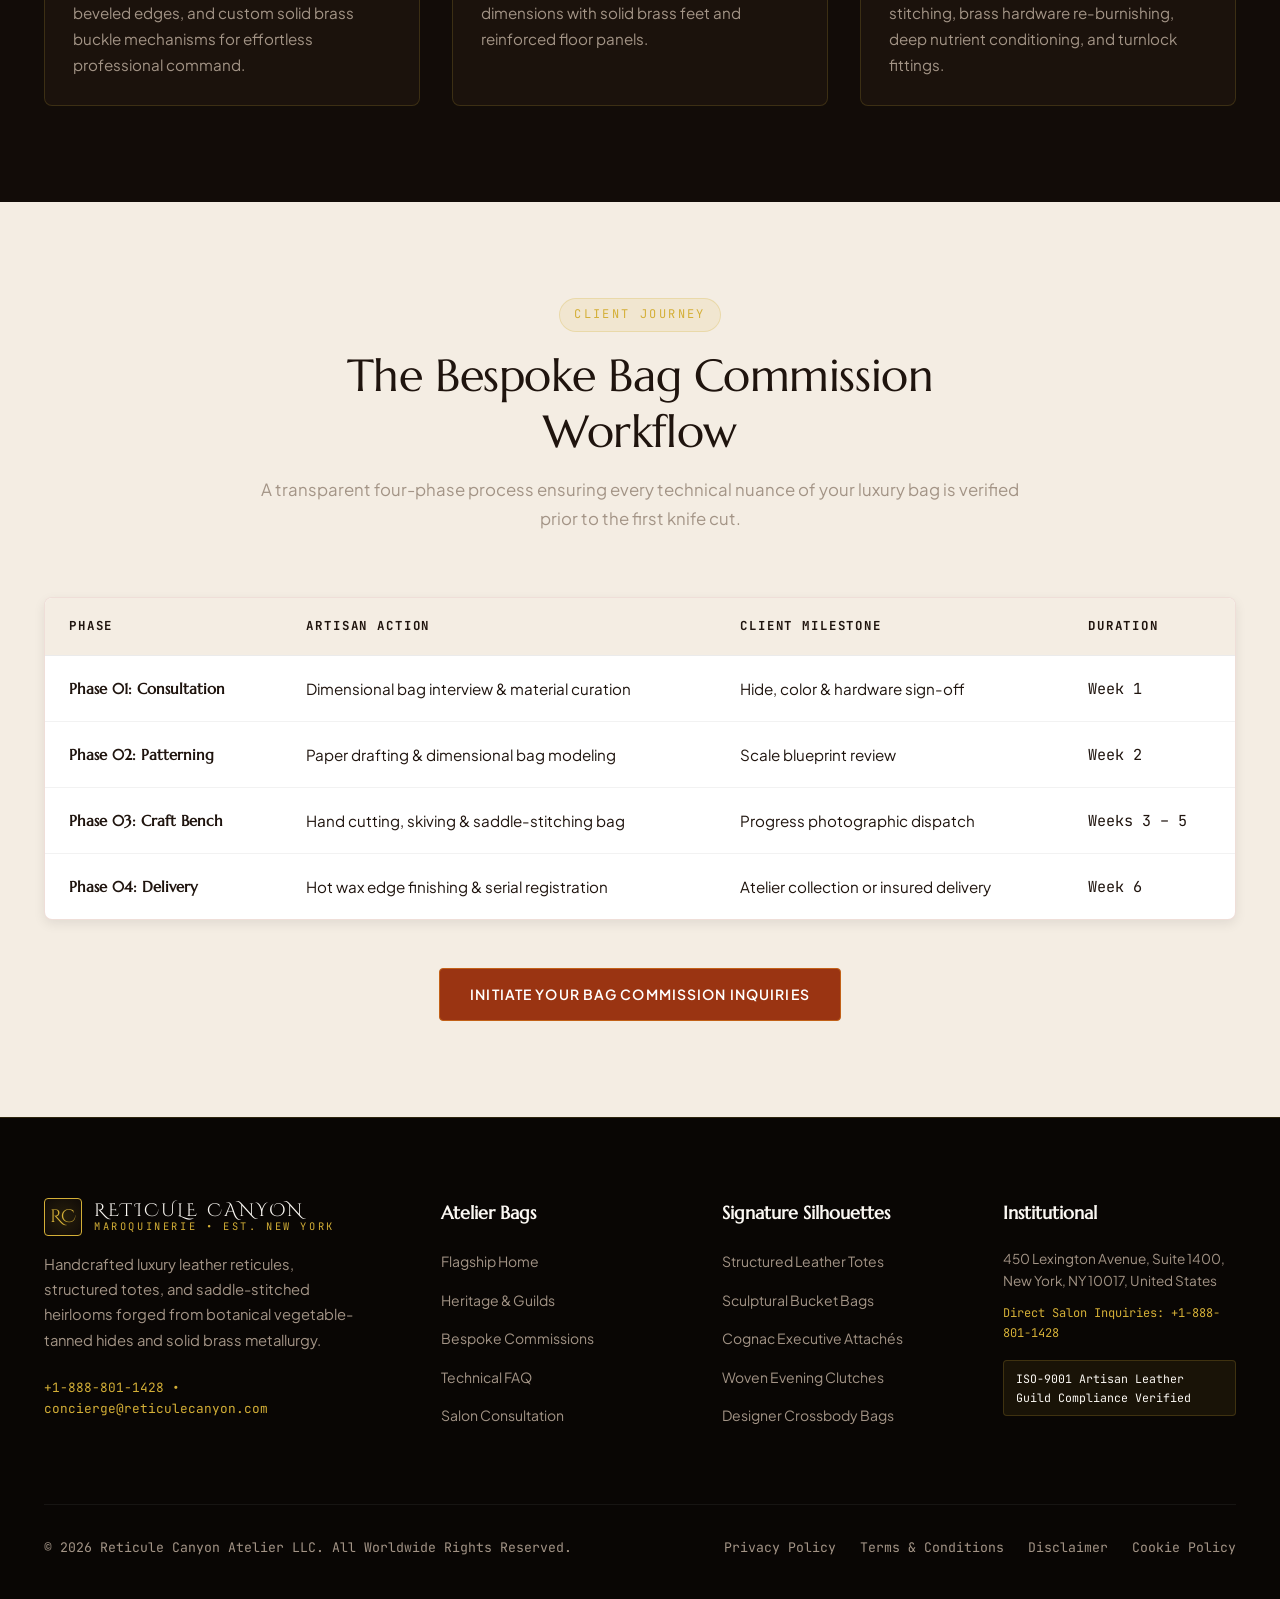
<file: services.html>
<!DOCTYPE html>
<html lang="en">
<head>
  <meta charset="UTF-8">
  <meta name="viewport" content="width=device-width, initial-scale=1.0">
  <title>Bespoke Bag Commissions &amp; Services | Reticule Canyon Atelier</title>
  <meta name="description" content="Explore bespoke luxury bag commission services at Reticule Canyon. Custom leather totes, briefcases, satchels, shoulder bags, and archival restoration in New York.">
  <link rel="canonical" href="https://reticulecanyon.com/services.html">
  <!-- Google tag (gtag.js) -->
<script async src="https://www.googletagmanager.com/gtag/js?id=G-0LY0HY7L01"></script>
<script>
  window.dataLayer = window.dataLayer || [];
  function gtag(){dataLayer.push(arguments);}
  gtag('js', new Date());
  gtag('config', 'G-0LY0HY7L01');
</script>
  <link rel="preconnect" href="https://fonts.googleapis.com">
<link rel="preconnect" href="https://fonts.gstatic.com" crossorigin>
<link href="https://fonts.googleapis.com/css2?family=Cinzel+Decorative:wght@700&family=JetBrains+Mono:wght@400;500&family=Marcellus&family=Plus+Jakarta+Sans:wght@300;400;500;600;700&display=swap" rel="stylesheet">
  <link rel="stylesheet" href="assets/css/style.css">
</head>
<body>
  <!-- Site Header (Rule 11) -->
  <header class="site-header">
    <div class="rc-container">
      <div class="rc-nav-container">
        <a href="index.html" class="rc-brand">
          <div class="rc-brand-crest">RC</div>
          <div class="rc-brand-text">
            Reticule Canyon
            <small>Atelier &bull; New York</small>
          </div>
        </a>
        <nav class="rc-nav-menu">
          <a href="index.html" class="rc-nav-link ">Atelier</a>
          <a href="about.html" class="rc-nav-link ">Heritage</a>
          <a href="services.html" class="rc-nav-link active">Bespoke Bags</a>
          <a href="faq.html" class="rc-nav-link ">Technical FAQ</a>
          <a href="contact.html" class="rc-nav-link ">Salon Inquiries</a>
        </nav>
        <div style="display: flex; align-items: center; gap: 16px;">
          <a href="contact.html" class="rc-nav-cta">Book Salon</a>
          <button class="rc-hamburger" id="rc-hamburger" aria-label="Toggle Navigation">
            <span></span>
            <span></span>
            <span></span>
          </button>
        </div>
      </div>
    </div>
  </header>

  <!-- Mobile Drawer (Rule 11) -->
  <div class="mobile-drawer-backdrop" id="mobile-drawer-backdrop"></div>
  <div class="mobile-drawer" id="mobile-drawer">
    <div class="mobile-drawer-header">
      <div class="rc-brand">
        <div class="rc-brand-crest">RC</div>
        <div class="rc-brand-text">Reticule Canyon</div>
      </div>
      <button class="mobile-drawer-close" id="mobile-drawer-close" aria-label="Close Drawer">&times;</button>
    </div>
    <div class="mobile-drawer-body">
      <a href="index.html" class="mobile-nav-link">Atelier Flagship</a>
      <a href="about.html" class="mobile-nav-link">Heritage &amp; Guild Story</a>
      <a href="services.html" class="mobile-nav-link">Bespoke Bag Commissions</a>
      <a href="faq.html" class="mobile-nav-link">Technical &amp; Collector FAQ</a>
      <a href="contact.html" class="mobile-nav-link">Salon Consultation</a>
    </div>
    <div class="mobile-drawer-footer">
      <p style="margin-bottom: 8px; color: var(--rc-gold); font-family: var(--rc-font-mono); font-size: 0.75rem;">PRIVATE CONCIERGE</p>
      <p style="margin-bottom: 6px;">+1-888-801-1428</p>
      <p><a href="mailto:concierge@reticulecanyon.com">concierge@reticulecanyon.com</a></p>
    </div>
  </div>

  <main>
    <section class="rc-policy-header">
      <div class="rc-container">
        <span class="rc-section-tag">Bespoke Atelier</span>
        <h1 class="rc-hero-title">Artisanal Bag Services &amp; <span>Custom Commissions</span></h1>
        <p class="rc-hero-desc" style="margin-bottom: 0;">
          From private client monogramming and custom dimensional drafting to comprehensive archival leather bag preservation, we provide end-to-end bespoke maroquinerie solutions.
        </p>
      </div>
    </section>

    <!-- Services Grid (6 Luxury Bags with 6 Unique Images: Assets 13 to 18) -->
    <section class="rc-section rc-section-dark">
      <div class="rc-container">
        <div class="rc-bento-grid" style="grid-template-columns: repeat(3, 1fr);">
          
          <!-- Service 1: Minimalist Shoulder Bag (Asset 13) -->
          <div class="rc-pillar-card">
            <div class="rc-pillar-media">
              <img src="assets/images/reticulecanyon_asset_13.jpg" alt="Minimalist luxury leather shoulder bag with clean architectural contours" width="1200" height="800">
            </div>
            <div class="rc-pillar-body">
              <div class="rc-pillar-num">Service 01</div>
              <h3 class="rc-pillar-title">Architectural Shoulder Bags</h3>
              <p class="rc-pillar-text">
                Every bespoke shoulder bag begins with individual millimeter drafting on rigid card stock. We engineer custom interior partitions, hidden smartphone vaults, and personalized strap drops tailored to your daily carry requirements.
              </p>
            </div>
          </div>

          <!-- Service 2: Creamy Ivory Tote (Asset 14) -->
          <div class="rc-pillar-card">
            <div class="rc-pillar-media">
              <img src="assets/images/reticulecanyon_asset_14.jpg" alt="Creamy ivory luxury leather tote bag with hand-finished edges" width="1200" height="800">
            </div>
            <div class="rc-pillar-body">
              <div class="rc-pillar-num">Service 02</div>
              <h3 class="rc-pillar-title">Custom Structured Totes</h3>
              <p class="rc-pillar-text">
                Personalize your structured tote bag with our curated selection of creamy ivory, obsidian black, and warm terracotta leathers. Finished with reinforced handles and optional 24K gold leaf monogram hot-stamping.
              </p>
            </div>
          </div>

          <!-- Service 3: Woven Artisan Tote (Asset 15) -->
          <div class="rc-pillar-card">
            <div class="rc-pillar-media">
              <img src="assets/images/reticulecanyon_asset_15.jpg" alt="Woven leather artisan tote bag with braided handles and supple texture" width="1200" height="800">
            </div>
            <div class="rc-pillar-body">
              <div class="rc-pillar-num">Service 03</div>
              <h3 class="rc-pillar-title">Interlaced Woven Bags</h3>
              <p class="rc-pillar-text">
                Hand-woven from continuous strips of full-grain saddle leather, creating a supple, tactile tote bag that molds comfortably against the body while retaining its structural baseline across years of carry.
              </p>
            </div>
          </div>

          <!-- Service 4: Vintage Briefcase (Asset 16) -->
          <div class="rc-pillar-card">
            <div class="rc-pillar-media">
              <img src="assets/images/reticulecanyon_asset_16.jpg" alt="Vintage heritage leather briefcase with double buckle closures" width="1200" height="800">
            </div>
            <div class="rc-pillar-body">
              <div class="rc-pillar-num">Service 04</div>
              <h3 class="rc-pillar-title">Heritage Briefcases &amp; Cases</h3>
              <p class="rc-pillar-text">
                Bespoke executive briefcases constructed with double-layered bridle leather, reinforced internal wooden frames, hand-beveled edges, and custom solid brass buckle mechanisms for effortless professional command.
              </p>
            </div>
          </div>

          <!-- Service 5: Travel Bag (Asset 17) -->
          <div class="rc-pillar-card">
            <div class="rc-pillar-media">
              <img src="assets/images/reticulecanyon_asset_17.jpg" alt="Structured leather weekend travel bag with reinforced corners and handles" width="1200" height="800">
            </div>
            <div class="rc-pillar-body">
              <div class="rc-pillar-num">Service 05</div>
              <h3 class="rc-pillar-title">Transatlantic Travel Bags</h3>
              <p class="rc-pillar-text">
                Collaborate with our head artisan to create an archival travel duffle or weekender bag constructed completely to your specified dimensions with solid brass feet and reinforced floor panels.
              </p>
            </div>
          </div>

          <!-- Service 6: Structured Crossbody (Asset 18) -->
          <div class="rc-pillar-card">
            <div class="rc-pillar-media">
              <img src="assets/images/reticulecanyon_asset_18.jpg" alt="Structured luxury crossbody bag with signature brass turnlock" width="1200" height="800">
            </div>
            <div class="rc-pillar-body">
              <div class="rc-pillar-num">Service 06</div>
              <h3 class="rc-pillar-title">Crossbody Bags &amp; Restoration</h3>
              <p class="rc-pillar-text">
                Comprehensive bespoke crafting and archival maintenance for luxury crossbody bags. Our conservators handle seam re-stitching, brass hardware re-burnishing, deep nutrient conditioning, and turnlock fittings.
              </p>
            </div>
          </div>

        </div>
      </div>
    </section>

    <!-- Commission Process Table -->
    <section class="rc-section rc-section-sand">
      <div class="rc-container">
        <div class="rc-section-header">
          <span class="rc-section-tag">Client Journey</span>
          <h2 class="rc-section-title">The Bespoke Bag Commission Workflow</h2>
          <p class="rc-section-subtitle">
            A transparent four-phase process ensuring every technical nuance of your luxury bag is verified prior to the first knife cut.
          </p>
        </div>
        <div class="rc-specs-card">
          <table class="rc-specs-table">
            <thead>
              <tr>
                <th>Phase</th>
                <th>Artisan Action</th>
                <th>Client Milestone</th>
                <th>Duration</th>
              </tr>
            </thead>
            <tbody>
              <tr>
                <td class="rc-specs-param">Phase 01: Consultation</td>
                <td>Dimensional bag interview &amp; material curation</td>
                <td>Hide, color &amp; hardware sign-off</td>
                <td class="rc-specs-val">Week 1</td>
              </tr>
              <tr>
                <td class="rc-specs-param">Phase 02: Patterning</td>
                <td>Paper drafting &amp; dimensional bag modeling</td>
                <td>Scale blueprint review</td>
                <td class="rc-specs-val">Week 2</td>
              </tr>
              <tr>
                <td class="rc-specs-param">Phase 03: Craft Bench</td>
                <td>Hand cutting, skiving &amp; saddle-stitching bag</td>
                <td>Progress photographic dispatch</td>
                <td class="rc-specs-val">Weeks 3 &ndash; 5</td>
              </tr>
              <tr>
                <td class="rc-specs-param">Phase 04: Delivery</td>
                <td>Hot wax edge finishing &amp; serial registration</td>
                <td>Atelier collection or insured delivery</td>
                <td class="rc-specs-val">Week 6</td>
              </tr>
            </tbody>
          </table>
        </div>
        <div style="text-align: center; margin-top: 48px;">
          <a href="contact.html" class="rc-btn rc-btn-primary">Initiate Your Bag Commission Inquiries</a>
        </div>
      </div>
    </section>
  </main>

  <!-- Semantic Site Footer -->
  <footer class="rc-footer">
    <div class="rc-container">
      <div class="rc-footer-grid">
        <div class="rc-footer-brand">
          <div class="rc-brand">
            <div class="rc-brand-crest">RC</div>
            <div class="rc-brand-text">
              Reticule Canyon
              <small>Maroquinerie &bull; Est. New York</small>
            </div>
          </div>
          <p>Handcrafted luxury leather reticules, structured totes, and saddle-stitched heirlooms forged from botanical vegetable-tanned hides and solid brass metallurgy.</p>
          <div style="font-family: var(--rc-font-mono); font-size: 0.8rem; color: var(--rc-gold);">
            +1-888-801-1428 &bull; concierge@reticulecanyon.com
          </div>
        </div>
        <div class="rc-footer-col">
          <h4>Atelier Bags</h4>
          <ul class="rc-footer-links">
            <li><a href="index.html">Flagship Home</a></li>
            <li><a href="about.html">Heritage &amp; Guilds</a></li>
            <li><a href="services.html">Bespoke Commissions</a></li>
            <li><a href="faq.html">Technical FAQ</a></li>
            <li><a href="contact.html">Salon Consultation</a></li>
          </ul>
        </div>
        <div class="rc-footer-col">
          <h4>Signature Silhouettes</h4>
          <ul class="rc-footer-links">
            <li><a href="services.html">Structured Leather Totes</a></li>
            <li><a href="services.html">Sculptural Bucket Bags</a></li>
            <li><a href="services.html">Cognac Executive Attach&eacute;s</a></li>
            <li><a href="services.html">Woven Evening Clutches</a></li>
            <li><a href="services.html">Designer Crossbody Bags</a></li>
          </ul>
        </div>
        <div class="rc-footer-col">
          <h4>Institutional</h4>
          <p style="font-size: 0.85rem; line-height: 1.6; margin-bottom: 12px; color: var(--rc-text-light-muted);">
            450 Lexington Avenue, Suite 1400, New York, NY 10017, United States
          </p>
          <p style="font-family: var(--rc-font-mono); font-size: 0.75rem; color: var(--rc-gold); margin-bottom: 16px;">
            Direct Salon Inquiries: +1-888-801-1428
          </p>
          <div style="padding: 8px 12px; background: rgba(212,175,55,0.08); border: 1px solid rgba(212,175,55,0.2); border-radius: 4px; font-size: 0.725rem; font-family: var(--rc-font-mono); color: var(--rc-text-light);">
            ISO-9001 Artisan Leather Guild Compliance Verified
          </div>
        </div>
      </div>
      <div class="rc-footer-bottom">
        <div>&copy; 2026 Reticule Canyon Atelier LLC. All Worldwide Rights Reserved.</div>
        <div class="rc-footer-legal-links">
          <a href="privacy-policy.html">Privacy Policy</a>
          <a href="terms-and-conditions.html">Terms &amp; Conditions</a>
          <a href="disclaimer.html">Disclaimer</a>
          <a href="cookie-policy.html">Cookie Policy</a>
        </div>
      </div>
    </div>
  </footer>
  <script src="assets/js/script.js"></script>
  <script src="assets/js/main.js"></script>
</body>
</html>
</file>
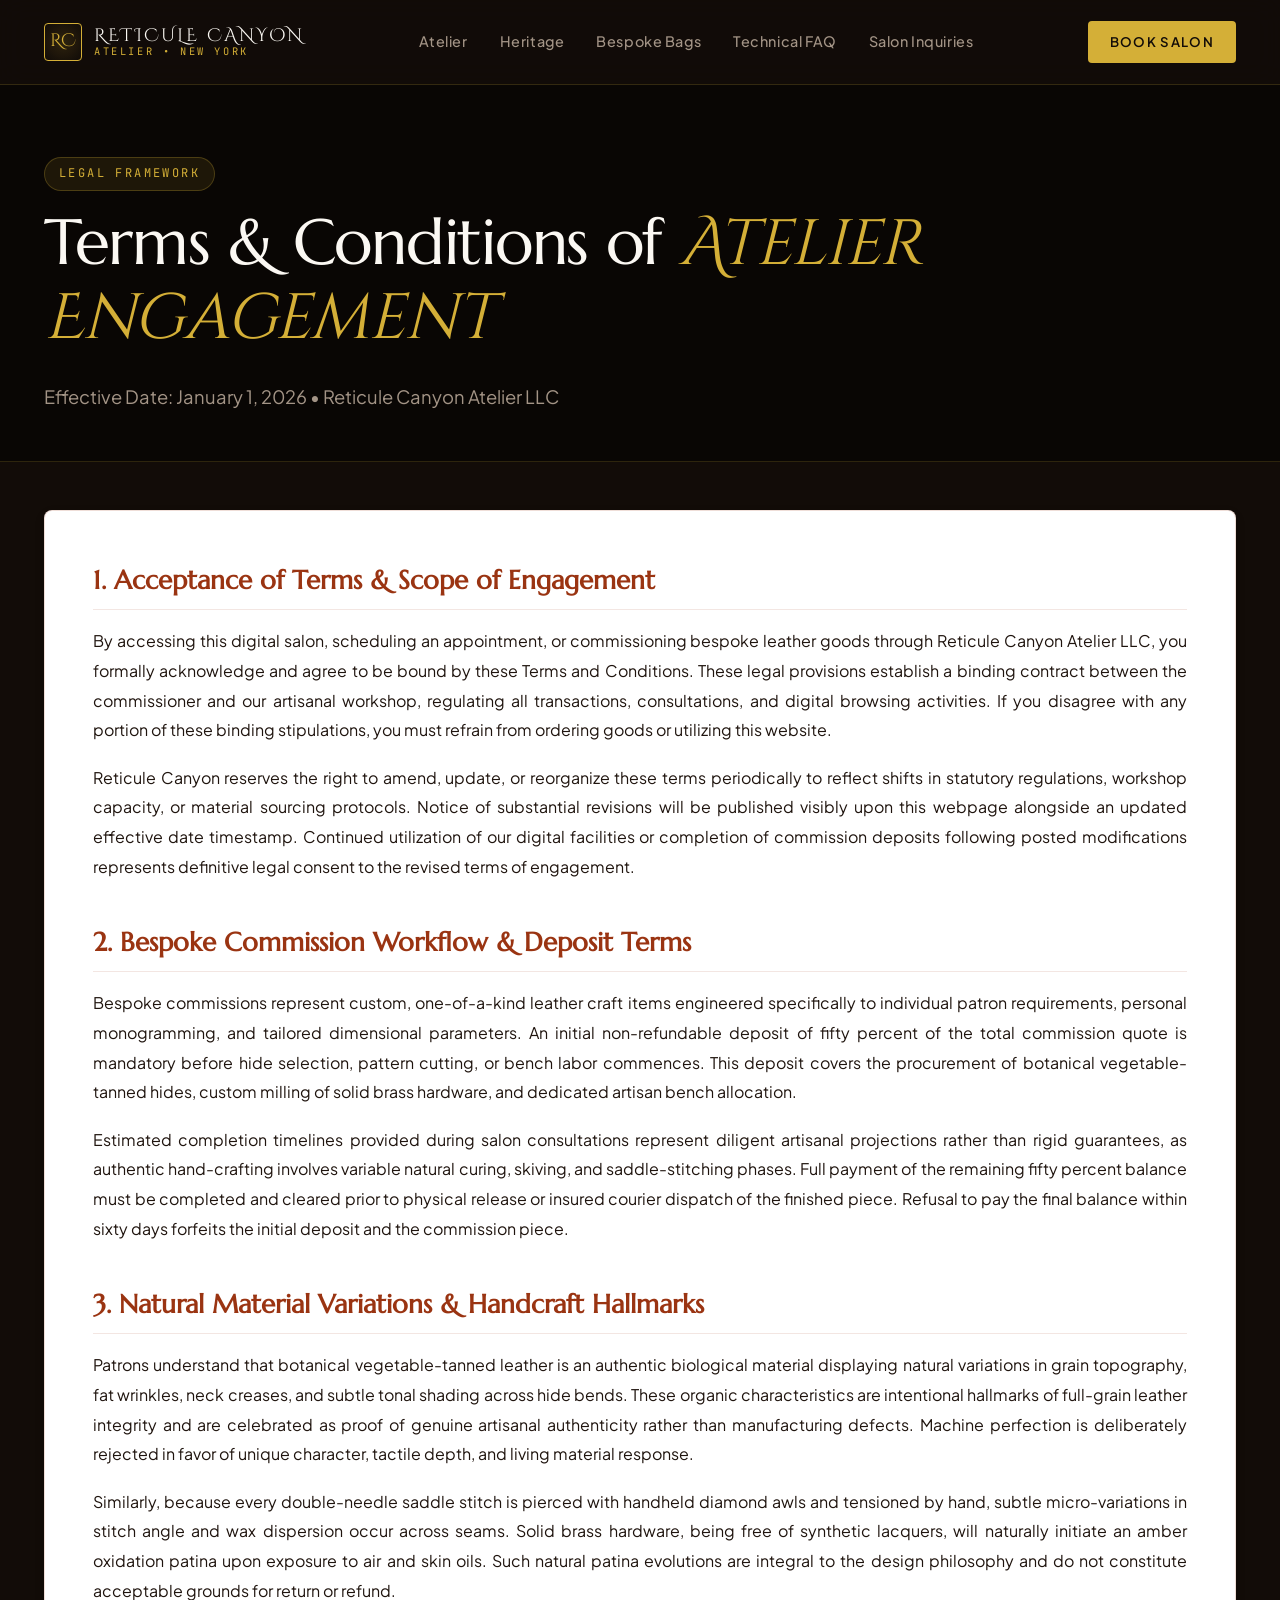
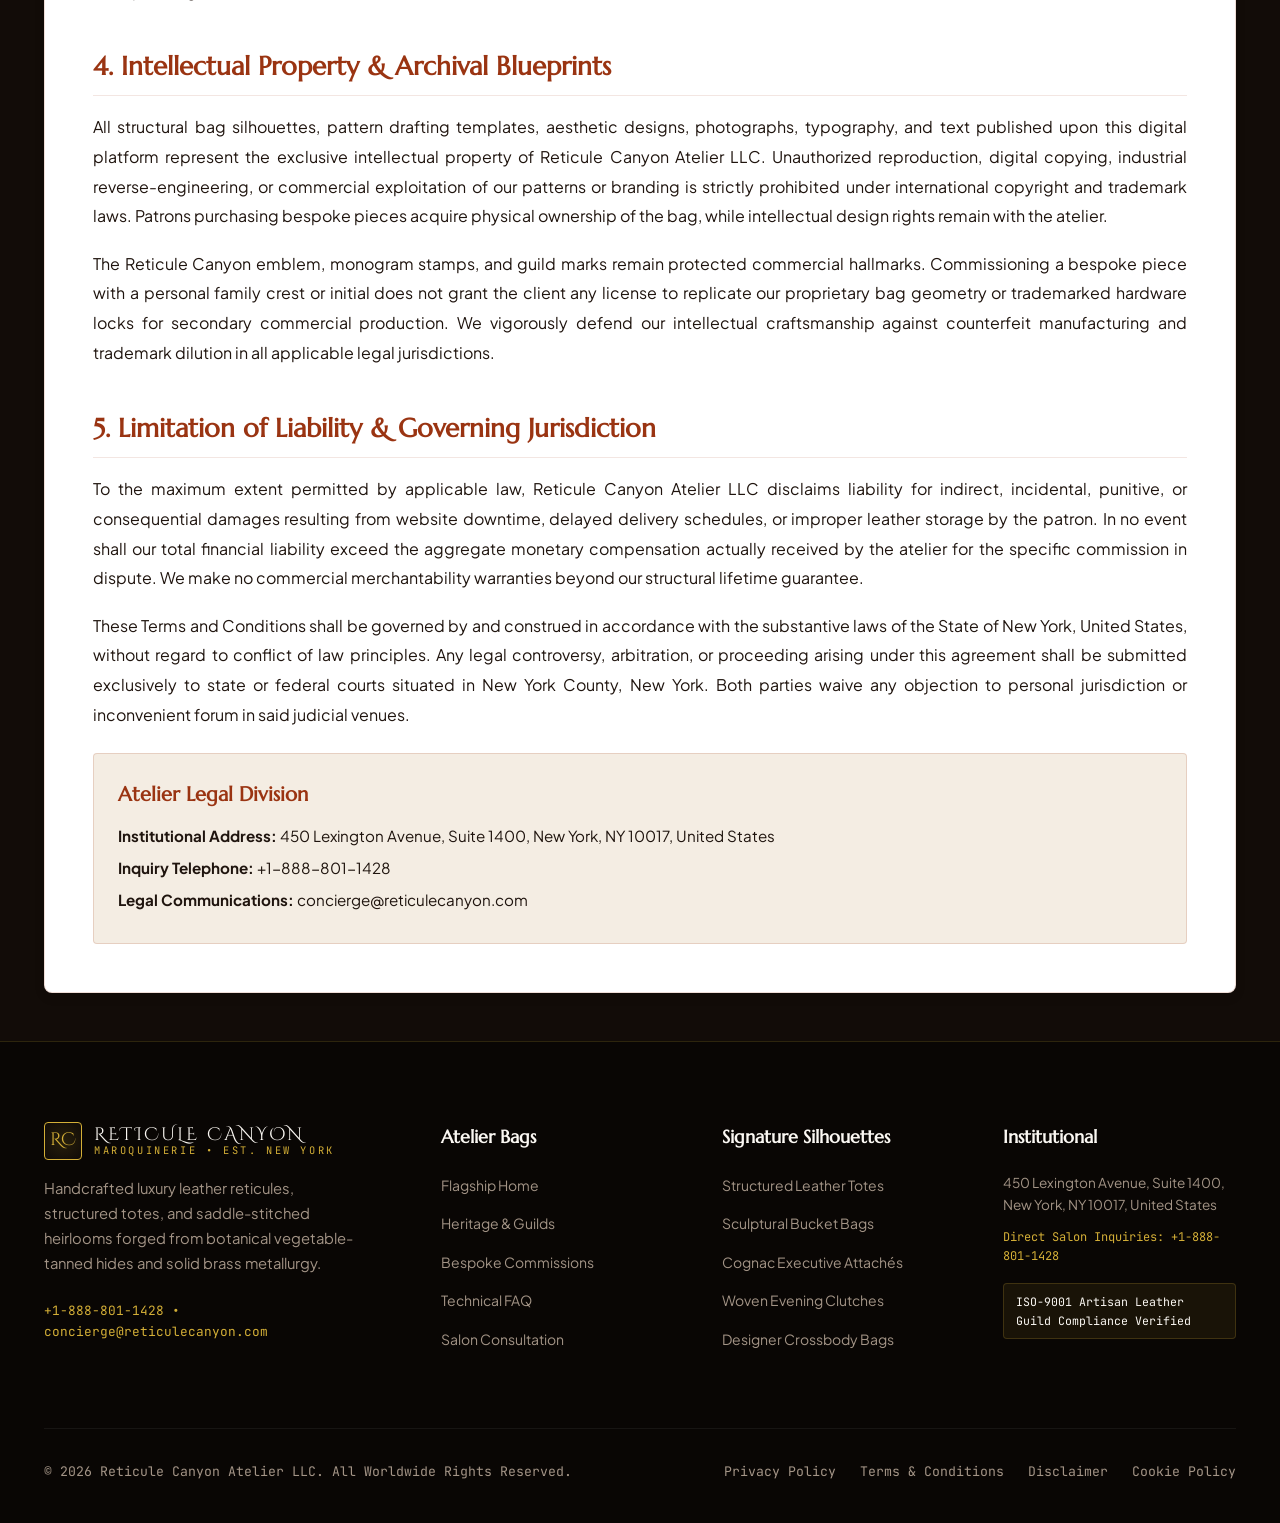
<file: terms-and-conditions.html>
<!DOCTYPE html>
<html lang="en">
<head>
  <meta charset="UTF-8">
  <meta name="viewport" content="width=device-width, initial-scale=1.0">
  <title>Terms &amp; Conditions | Reticule Canyon Atelier</title>
  <meta name="description" content="Terms and Conditions governing bespoke leather commissions, salon appointments, and intellectual property at Reticule Canyon Atelier LLC.">
  <link rel="canonical" href="https://reticulecanyon.com/terms-and-conditions.html">
  <!-- Google tag (gtag.js) -->
<script async src="https://www.googletagmanager.com/gtag/js?id=G-0LY0HY7L01"></script>
<script>
  window.dataLayer = window.dataLayer || [];
  function gtag(){dataLayer.push(arguments);}
  gtag('js', new Date());
  gtag('config', 'G-0LY0HY7L01');
</script>
  <link rel="preconnect" href="https://fonts.googleapis.com">
<link rel="preconnect" href="https://fonts.gstatic.com" crossorigin>
<link href="https://fonts.googleapis.com/css2?family=Cinzel+Decorative:wght@700&family=JetBrains+Mono:wght@400;500&family=Marcellus&family=Plus+Jakarta+Sans:wght@300;400;500;600;700&display=swap" rel="stylesheet">
  <link rel="stylesheet" href="assets/css/style.css">
</head>
<body>
  <!-- Site Header (Rule 11) -->
  <header class="site-header">
    <div class="rc-container">
      <div class="rc-nav-container">
        <a href="index.html" class="rc-brand">
          <div class="rc-brand-crest">RC</div>
          <div class="rc-brand-text">
            Reticule Canyon
            <small>Atelier &bull; New York</small>
          </div>
        </a>
        <nav class="rc-nav-menu">
          <a href="index.html" class="rc-nav-link ">Atelier</a>
          <a href="about.html" class="rc-nav-link ">Heritage</a>
          <a href="services.html" class="rc-nav-link ">Bespoke Bags</a>
          <a href="faq.html" class="rc-nav-link ">Technical FAQ</a>
          <a href="contact.html" class="rc-nav-link ">Salon Inquiries</a>
        </nav>
        <div style="display: flex; align-items: center; gap: 16px;">
          <a href="contact.html" class="rc-nav-cta">Book Salon</a>
          <button class="rc-hamburger" id="rc-hamburger" aria-label="Toggle Navigation">
            <span></span>
            <span></span>
            <span></span>
          </button>
        </div>
      </div>
    </div>
  </header>

  <!-- Mobile Drawer (Rule 11) -->
  <div class="mobile-drawer-backdrop" id="mobile-drawer-backdrop"></div>
  <div class="mobile-drawer" id="mobile-drawer">
    <div class="mobile-drawer-header">
      <div class="rc-brand">
        <div class="rc-brand-crest">RC</div>
        <div class="rc-brand-text">Reticule Canyon</div>
      </div>
      <button class="mobile-drawer-close" id="mobile-drawer-close" aria-label="Close Drawer">&times;</button>
    </div>
    <div class="mobile-drawer-body">
      <a href="index.html" class="mobile-nav-link">Atelier Flagship</a>
      <a href="about.html" class="mobile-nav-link">Heritage &amp; Guild Story</a>
      <a href="services.html" class="mobile-nav-link">Bespoke Bag Commissions</a>
      <a href="faq.html" class="mobile-nav-link">Technical &amp; Collector FAQ</a>
      <a href="contact.html" class="mobile-nav-link">Salon Consultation</a>
    </div>
    <div class="mobile-drawer-footer">
      <p style="margin-bottom: 8px; color: var(--rc-gold); font-family: var(--rc-font-mono); font-size: 0.75rem;">PRIVATE CONCIERGE</p>
      <p style="margin-bottom: 6px;">+1-888-801-1428</p>
      <p><a href="mailto:concierge@reticulecanyon.com">concierge@reticulecanyon.com</a></p>
    </div>
  </div>

  <main>
    <section class="rc-policy-header">
      <div class="rc-container">
        <span class="rc-section-tag">Legal Framework</span>
        <h1 class="rc-hero-title">Terms &amp; Conditions of <span>Atelier Engagement</span></h1>
        <p class="rc-hero-desc" style="margin-bottom: 0;">Effective Date: January 1, 2026 &bull; Reticule Canyon Atelier LLC</p>
      </div>
    </section>

    <div class="rc-container">
      <div class="rc-policy-content">
        
        <div class="rc-policy-section">
          <h2>1. Acceptance of Terms &amp; Scope of Engagement</h2>
          <p class="rc-policy-p">
            By accessing this digital salon, scheduling an appointment, or commissioning bespoke leather goods through Reticule Canyon Atelier LLC, you formally acknowledge and agree to be bound by these Terms and Conditions. These legal provisions establish a binding contract between the commissioner and our artisanal workshop, regulating all transactions, consultations, and digital browsing activities. If you disagree with any portion of these binding stipulations, you must refrain from ordering goods or utilizing this website.
          </p>
          <p class="rc-policy-p">
            Reticule Canyon reserves the right to amend, update, or reorganize these terms periodically to reflect shifts in statutory regulations, workshop capacity, or material sourcing protocols. Notice of substantial revisions will be published visibly upon this webpage alongside an updated effective date timestamp. Continued utilization of our digital facilities or completion of commission deposits following posted modifications represents definitive legal consent to the revised terms of engagement.
          </p>
        </div>

        <div class="rc-policy-section">
          <h2>2. Bespoke Commission Workflow &amp; Deposit Terms</h2>
          <p class="rc-policy-p">
            Bespoke commissions represent custom, one-of-a-kind leather craft items engineered specifically to individual patron requirements, personal monogramming, and tailored dimensional parameters. An initial non-refundable deposit of fifty percent of the total commission quote is mandatory before hide selection, pattern cutting, or bench labor commences. This deposit covers the procurement of botanical vegetable-tanned hides, custom milling of solid brass hardware, and dedicated artisan bench allocation.
          </p>
          <p class="rc-policy-p">
            Estimated completion timelines provided during salon consultations represent diligent artisanal projections rather than rigid guarantees, as authentic hand-crafting involves variable natural curing, skiving, and saddle-stitching phases. Full payment of the remaining fifty percent balance must be completed and cleared prior to physical release or insured courier dispatch of the finished piece. Refusal to pay the final balance within sixty days forfeits the initial deposit and the commission piece.
          </p>
        </div>

        <div class="rc-policy-section">
          <h2>3. Natural Material Variations &amp; Handcraft Hallmarks</h2>
          <p class="rc-policy-p">
            Patrons understand that botanical vegetable-tanned leather is an authentic biological material displaying natural variations in grain topography, fat wrinkles, neck creases, and subtle tonal shading across hide bends. These organic characteristics are intentional hallmarks of full-grain leather integrity and are celebrated as proof of genuine artisanal authenticity rather than manufacturing defects. Machine perfection is deliberately rejected in favor of unique character, tactile depth, and living material response.
          </p>
          <p class="rc-policy-p">
            Similarly, because every double-needle saddle stitch is pierced with handheld diamond awls and tensioned by hand, subtle micro-variations in stitch angle and wax dispersion occur across seams. Solid brass hardware, being free of synthetic lacquers, will naturally initiate an amber oxidation patina upon exposure to air and skin oils. Such natural patina evolutions are integral to the design philosophy and do not constitute acceptable grounds for return or refund.
          </p>
        </div>

        <div class="rc-policy-section">
          <h2>4. Intellectual Property &amp; Archival Blueprints</h2>
          <p class="rc-policy-p">
            All structural bag silhouettes, pattern drafting templates, aesthetic designs, photographs, typography, and text published upon this digital platform represent the exclusive intellectual property of Reticule Canyon Atelier LLC. Unauthorized reproduction, digital copying, industrial reverse-engineering, or commercial exploitation of our patterns or branding is strictly prohibited under international copyright and trademark laws. Patrons purchasing bespoke pieces acquire physical ownership of the bag, while intellectual design rights remain with the atelier.
          </p>
          <p class="rc-policy-p">
            The Reticule Canyon emblem, monogram stamps, and guild marks remain protected commercial hallmarks. Commissioning a bespoke piece with a personal family crest or initial does not grant the client any license to replicate our proprietary bag geometry or trademarked hardware locks for secondary commercial production. We vigorously defend our intellectual craftsmanship against counterfeit manufacturing and trademark dilution in all applicable legal jurisdictions.
          </p>
        </div>

        <div class="rc-policy-section">
          <h2>5. Limitation of Liability &amp; Governing Jurisdiction</h2>
          <p class="rc-policy-p">
            To the maximum extent permitted by applicable law, Reticule Canyon Atelier LLC disclaims liability for indirect, incidental, punitive, or consequential damages resulting from website downtime, delayed delivery schedules, or improper leather storage by the patron. In no event shall our total financial liability exceed the aggregate monetary compensation actually received by the atelier for the specific commission in dispute. We make no commercial merchantability warranties beyond our structural lifetime guarantee.
          </p>
          <p class="rc-policy-p">
            These Terms and Conditions shall be governed by and construed in accordance with the substantive laws of the State of New York, United States, without regard to conflict of law principles. Any legal controversy, arbitration, or proceeding arising under this agreement shall be submitted exclusively to state or federal courts situated in New York County, New York. Both parties waive any objection to personal jurisdiction or inconvenient forum in said judicial venues.
          </p>
          <div class="rc-policy-contact-card">
            <h3>Atelier Legal Division</h3>
            <p><strong>Institutional Address:</strong> 450 Lexington Avenue, Suite 1400, New York, NY 10017, United States</p>
            <p><strong>Inquiry Telephone:</strong> +1-888-801-1428</p>
            <p><strong>Legal Communications:</strong> concierge@reticulecanyon.com</p>
          </div>
        </div>

      </div>
    </div>
  </main>

  <!-- Semantic Site Footer -->
  <footer class="rc-footer">
    <div class="rc-container">
      <div class="rc-footer-grid">
        <div class="rc-footer-brand">
          <div class="rc-brand">
            <div class="rc-brand-crest">RC</div>
            <div class="rc-brand-text">
              Reticule Canyon
              <small>Maroquinerie &bull; Est. New York</small>
            </div>
          </div>
          <p>Handcrafted luxury leather reticules, structured totes, and saddle-stitched heirlooms forged from botanical vegetable-tanned hides and solid brass metallurgy.</p>
          <div style="font-family: var(--rc-font-mono); font-size: 0.8rem; color: var(--rc-gold);">
            +1-888-801-1428 &bull; concierge@reticulecanyon.com
          </div>
        </div>
        <div class="rc-footer-col">
          <h4>Atelier Bags</h4>
          <ul class="rc-footer-links">
            <li><a href="index.html">Flagship Home</a></li>
            <li><a href="about.html">Heritage &amp; Guilds</a></li>
            <li><a href="services.html">Bespoke Commissions</a></li>
            <li><a href="faq.html">Technical FAQ</a></li>
            <li><a href="contact.html">Salon Consultation</a></li>
          </ul>
        </div>
        <div class="rc-footer-col">
          <h4>Signature Silhouettes</h4>
          <ul class="rc-footer-links">
            <li><a href="services.html">Structured Leather Totes</a></li>
            <li><a href="services.html">Sculptural Bucket Bags</a></li>
            <li><a href="services.html">Cognac Executive Attach&eacute;s</a></li>
            <li><a href="services.html">Woven Evening Clutches</a></li>
            <li><a href="services.html">Designer Crossbody Bags</a></li>
          </ul>
        </div>
        <div class="rc-footer-col">
          <h4>Institutional</h4>
          <p style="font-size: 0.85rem; line-height: 1.6; margin-bottom: 12px; color: var(--rc-text-light-muted);">
            450 Lexington Avenue, Suite 1400, New York, NY 10017, United States
          </p>
          <p style="font-family: var(--rc-font-mono); font-size: 0.75rem; color: var(--rc-gold); margin-bottom: 16px;">
            Direct Salon Inquiries: +1-888-801-1428
          </p>
          <div style="padding: 8px 12px; background: rgba(212,175,55,0.08); border: 1px solid rgba(212,175,55,0.2); border-radius: 4px; font-size: 0.725rem; font-family: var(--rc-font-mono); color: var(--rc-text-light);">
            ISO-9001 Artisan Leather Guild Compliance Verified
          </div>
        </div>
      </div>
      <div class="rc-footer-bottom">
        <div>&copy; 2026 Reticule Canyon Atelier LLC. All Worldwide Rights Reserved.</div>
        <div class="rc-footer-legal-links">
          <a href="privacy-policy.html">Privacy Policy</a>
          <a href="terms-and-conditions.html">Terms &amp; Conditions</a>
          <a href="disclaimer.html">Disclaimer</a>
          <a href="cookie-policy.html">Cookie Policy</a>
        </div>
      </div>
    </div>
  </footer>
  <script src="assets/js/script.js"></script>
  <script src="assets/js/main.js"></script>
</body>
</html>
</file>
<file: assets/css/style.css>
/* RETICULE CANYON ATELIER - BESPOKE LEATHER MAROQUINERIE
   Unique Design System: Canyon Atelier / Warm Saddle Workshop
   Color Signature: Deep Espresso (#120c08), Saddle Cognac (#9a3412), Canyon Ochre (#c26118), Gilded Brass (#d4af37), Warm Sand (#fbf8f3)
   Typography: Cinzel Decorative / Marcellus / Plus Jakarta Sans / JetBrains Mono
*/

:root {
  --rc-bg-dark: #120c08;
  --rc-bg-darker: #090604;
  --rc-bg-card-dark: #1b120c;
  --rc-bg-light: #fbf8f3;
  --rc-bg-card-light: #ffffff;
  --rc-bg-sand: #f4ede3;
  
  --rc-cognac: #9a3412;
  --rc-cognac-hover: #b43d15;
  --rc-amber: #c26118;
  --rc-gold: #d4af37;
  --rc-gold-glow: rgba(212, 175, 55, 0.25);
  --rc-brass: #b38b34;
  
  --rc-text-light: #fbf8f3;
  --rc-text-light-muted: #a39486;
  --rc-text-dark: #1f140e;
  --rc-text-dark-muted: #6e6259;
  
  --rc-border-dark: rgba(212, 175, 55, 0.18);
  --rc-border-light: rgba(154, 52, 18, 0.16);
  --rc-border-amber: rgba(194, 97, 24, 0.28);
  
  --rc-font-display: 'Cinzel Decorative', Georgia, serif;
  --rc-font-subdisplay: 'Marcellus', Georgia, serif;
  --rc-font-body: 'Plus Jakarta Sans', system-ui, -apple-system, sans-serif;
  --rc-font-mono: 'JetBrains Mono', monospace;

  --rc-shadow-sm: 0 4px 12px rgba(18, 12, 8, 0.08);
  --rc-shadow-md: 0 10px 30px rgba(18, 12, 8, 0.14);
  --rc-shadow-lg: 0 20px 50px rgba(18, 12, 8, 0.28);
  --rc-shadow-gold: 0 8px 32px rgba(212, 175, 55, 0.18);
  
  --rc-radius-sm: 4px;
  --rc-radius-md: 8px;
  --rc-radius-lg: 16px;
  --rc-radius-full: 9999px;
  
  --rc-transition: all 0.3s cubic-bezier(0.16, 1, 0.3, 1);
}

*, *::before, *::after {
  box-sizing: border-box;
  margin: 0;
  padding: 0;
}

html {
  scroll-behavior: smooth;
  font-size: 16px;
}

body {
  font-family: var(--rc-font-body);
  background-color: var(--rc-bg-dark);
  color: var(--rc-text-light);
  line-height: 1.65;
  -webkit-font-smoothing: antialiased;
  -moz-osx-font-smoothing: grayscale;
  overflow-x: hidden;
}

img {
  max-width: 100%;
  height: auto;
  display: block;
}

a {
  color: inherit;
  text-decoration: none;
  transition: var(--rc-transition);
}

ul, ol {
  list-style: none;
}

button, input, textarea, select {
  font-family: inherit;
  font-size: inherit;
}

/* CONTAINER & LAYOUT */
.rc-container {
  width: 100%;
  max-width: 1240px;
  margin: 0 auto;
  padding: 0 24px;
}

.rc-container-wide {
  width: 100%;
  max-width: 1380px;
  margin: 0 auto;
  padding: 0 24px;
}

.rc-section {
  padding: 96px 0;
  position: relative;
}

.rc-section-dark {
  background-color: var(--rc-bg-dark);
  color: var(--rc-text-light);
}

.rc-section-darker {
  background-color: var(--rc-bg-darker);
  color: var(--rc-text-light);
}

.rc-section-light {
  background-color: var(--rc-bg-light);
  color: var(--rc-text-dark);
}

.rc-section-sand {
  background-color: var(--rc-bg-sand);
  color: var(--rc-text-dark);
}

/* SECTION HEADERS */
.rc-section-header {
  text-align: center;
  max-width: 780px;
  margin: 0 auto 64px auto;
}

.rc-section-header-left {
  text-align: left;
  margin: 0 0 48px 0;
}

.rc-section-tag {
  display: inline-block;
  font-family: var(--rc-font-mono);
  font-size: 0.75rem;
  letter-spacing: 0.2em;
  text-transform: uppercase;
  color: var(--rc-gold);
  background: rgba(212, 175, 55, 0.1);
  padding: 6px 14px;
  border-radius: var(--rc-radius-full);
  border: 1px solid rgba(212, 175, 55, 0.25);
  margin-bottom: 16px;
}

.rc-section-light .rc-section-tag {
  color: var(--rc-cognac);
  background: rgba(154, 52, 18, 0.08);
  border-color: rgba(154, 52, 18, 0.2);
}

.rc-section-title {
  font-family: var(--rc-font-subdisplay);
  font-size: clamp(2rem, 3.5vw, 3rem);
  font-weight: 400;
  line-height: 1.25;
  margin-bottom: 16px;
  letter-spacing: -0.01em;
}

.rc-section-subtitle {
  font-size: 1.05rem;
  color: var(--rc-text-light-muted);
  line-height: 1.7;
}

.rc-section-light .rc-section-subtitle {
  color: var(--rc-text-dark-muted);
}

/* SITE HEADER */
.site-header {
  position: sticky;
  top: 0;
  left: 0;
  width: 100%;
  z-index: 100;
  background: rgba(18, 12, 8, 0.88);
  backdrop-filter: blur(14px);
  -webkit-backdrop-filter: blur(14px);
  border-bottom: 1px solid var(--rc-border-dark);
  transition: var(--rc-transition);
}

.rc-nav-container {
  display: flex;
  align-items: center;
  justify-content: space-between;
  height: 84px;
}

.rc-brand {
  display: flex;
  align-items: center;
  gap: 12px;
}

.rc-brand-crest {
  width: 38px;
  height: 38px;
  border: 1px solid var(--rc-gold);
  border-radius: 4px;
  display: flex;
  align-items: center;
  justify-content: center;
  color: var(--rc-gold);
  font-family: var(--rc-font-display);
  font-size: 1.1rem;
  background: radial-gradient(circle, rgba(212, 175, 55, 0.15) 0%, rgba(18, 12, 8, 0.8) 100%);
}

.rc-brand-text {
  font-family: var(--rc-font-display);
  font-size: 1.15rem;
  letter-spacing: 0.12em;
  text-transform: uppercase;
  color: var(--rc-text-light);
  line-height: 1.1;
}

.rc-brand-text small {
  display: block;
  font-family: var(--rc-font-mono);
  font-size: 0.65rem;
  letter-spacing: 0.25em;
  color: var(--rc-gold);
}

.rc-nav-menu {
  display: flex;
  align-items: center;
  gap: 32px;
}

.rc-nav-link {
  font-size: 0.9rem;
  font-weight: 500;
  letter-spacing: 0.04em;
  color: var(--rc-text-light-muted);
  position: relative;
  padding: 6px 0;
}

.rc-nav-link:hover,
.rc-nav-link.active {
  color: var(--rc-text-light);
}

.rc-nav-link.active::after {
  content: '';
  position: absolute;
  bottom: 0;
  left: 0;
  width: 100%;
  height: 2px;
  background: var(--rc-gold);
  border-radius: 2px;
}

.rc-nav-cta {
  display: inline-flex;
  align-items: center;
  gap: 8px;
  font-size: 0.825rem;
  font-weight: 600;
  letter-spacing: 0.1em;
  text-transform: uppercase;
  color: #120c08;
  background: var(--rc-gold);
  padding: 10px 22px;
  border-radius: var(--rc-radius-sm);
  transition: var(--rc-transition);
}

.rc-nav-cta:hover {
  background: #e6be43;
  transform: translateY(-1px);
  box-shadow: var(--rc-shadow-gold);
}

.rc-hamburger {
  display: none;
  background: transparent;
  border: 1px solid var(--rc-border-dark);
  color: var(--rc-text-light);
  width: 44px;
  height: 44px;
  border-radius: var(--rc-radius-sm);
  cursor: pointer;
  align-items: center;
  justify-content: center;
  flex-direction: column;
  gap: 5px;
  padding: 10px;
}

.rc-hamburger span {
  display: block;
  width: 22px;
  height: 2px;
  background-color: var(--rc-text-light);
  transition: var(--rc-transition);
}

/* MOBILE DRAWER (Rule 11) */
.mobile-drawer {
  position: fixed;
  top: 0;
  right: -100%;
  width: 100%;
  max-width: 380px;
  height: 100vh;
  background: var(--rc-bg-darker);
  border-left: 1px solid var(--rc-border-dark);
  z-index: 1000;
  transition: right 0.35s cubic-bezier(0.16, 1, 0.3, 1);
  overflow-y: auto;
  box-shadow: -10px 0 40px rgba(0,0,0,0.5);
  display: flex;
  flex-direction: column;
}

.mobile-drawer.active {
  right: 0;
}

.mobile-drawer-backdrop {
  position: fixed;
  top: 0;
  left: 0;
  width: 100vw;
  height: 100vh;
  background: rgba(0,0,0,0.65);
  backdrop-filter: blur(4px);
  z-index: 999;
  opacity: 0;
  pointer-events: none;
  transition: opacity 0.3s ease;
}

.mobile-drawer-backdrop.active {
  opacity: 1;
  pointer-events: auto;
}

.mobile-drawer-header {
  display: flex;
  align-items: center;
  justify-content: space-between;
  padding: 24px;
  border-bottom: 1px solid var(--rc-border-dark);
}

.mobile-drawer-close {
  background: transparent;
  border: 1px solid var(--rc-border-dark);
  color: var(--rc-text-light);
  width: 38px;
  height: 38px;
  border-radius: var(--rc-radius-sm);
  cursor: pointer;
  font-size: 1.25rem;
  display: flex;
  align-items: center;
  justify-content: center;
}

.mobile-drawer-body {
  padding: 32px 24px;
  flex: 1;
  display: flex;
  flex-direction: column;
  gap: 20px;
}

.mobile-nav-link {
  font-family: var(--rc-font-subdisplay);
  font-size: 1.25rem;
  color: var(--rc-text-light);
  padding: 8px 0;
  border-bottom: 1px solid rgba(255,255,255,0.06);
}

.mobile-nav-link:hover {
  color: var(--rc-gold);
  padding-left: 8px;
}

.mobile-drawer-footer {
  padding: 24px;
  border-top: 1px solid var(--rc-border-dark);
  font-size: 0.85rem;
  color: var(--rc-text-light-muted);
}

.mobile-drawer-footer a {
  color: var(--rc-gold);
}

/* BUTTONS */
.rc-btn {
  display: inline-flex;
  align-items: center;
  justify-content: center;
  gap: 10px;
  font-size: 0.875rem;
  font-weight: 600;
  letter-spacing: 0.08em;
  text-transform: uppercase;
  padding: 14px 30px;
  border-radius: var(--rc-radius-sm);
  transition: var(--rc-transition);
  cursor: pointer;
}

.rc-btn-primary {
  background: var(--rc-cognac);
  color: #ffffff;
  border: 1px solid var(--rc-amber);
}

.rc-btn-primary:hover {
  background: var(--rc-cognac-hover);
  transform: translateY(-2px);
  box-shadow: 0 8px 24px rgba(154, 52, 18, 0.4);
}

.rc-btn-gold {
  background: var(--rc-gold);
  color: #120c08;
  border: 1px solid #e6be43;
}

.rc-btn-gold:hover {
  background: #e6be43;
  transform: translateY(-2px);
  box-shadow: var(--rc-shadow-gold);
}

.rc-btn-outline {
  background: transparent;
  color: var(--rc-text-light);
  border: 1px solid var(--rc-border-dark);
}

.rc-btn-outline:hover {
  border-color: var(--rc-gold);
  color: var(--rc-gold);
  transform: translateY(-2px);
}

.rc-btn-outline-dark {
  background: transparent;
  color: var(--rc-text-dark);
  border: 1px solid var(--rc-border-light);
}

.rc-btn-outline-dark:hover {
  border-color: var(--rc-cognac);
  color: var(--rc-cognac);
  transform: translateY(-2px);
}

/* HERO SECTION */
.rc-hero {
  padding: 72px 0 100px 0;
  position: relative;
  overflow: hidden;
  background: radial-gradient(ellipse at 80% 20%, rgba(154, 52, 18, 0.15) 0%, rgba(18, 12, 8, 1) 70%);
}

.rc-hero-grid {
  display: grid;
  grid-template-columns: 1.15fr 0.85fr;
  gap: 56px;
  align-items: center;
}

.rc-hero-eyebrow {
  display: flex;
  align-items: center;
  gap: 12px;
  font-family: var(--rc-font-mono);
  font-size: 0.8rem;
  letter-spacing: 0.25em;
  text-transform: uppercase;
  color: var(--rc-gold);
  margin-bottom: 20px;
}

.rc-hero-eyebrow::before {
  content: '';
  display: inline-block;
  width: 24px;
  height: 1px;
  background: var(--rc-gold);
}

.rc-hero-title {
  font-family: var(--rc-font-subdisplay);
  font-size: clamp(2.5rem, 5vw, 4.2rem);
  font-weight: 400;
  line-height: 1.12;
  letter-spacing: -0.02em;
  color: var(--rc-text-light);
  margin-bottom: 24px;
}

.rc-hero-title span {
  color: var(--rc-gold);
  font-style: italic;
  font-family: var(--rc-font-display);
}

.rc-hero-desc {
  font-size: 1.15rem;
  color: var(--rc-text-light-muted);
  line-height: 1.8;
  margin-bottom: 36px;
  max-width: 580px;
}

.rc-hero-actions {
  display: flex;
  align-items: center;
  gap: 18px;
  flex-wrap: wrap;
  margin-bottom: 48px;
}

.rc-hero-stats {
  display: grid;
  grid-template-columns: repeat(3, 1fr);
  gap: 24px;
  padding-top: 32px;
  border-top: 1px solid var(--rc-border-dark);
}

.rc-stat-val {
  font-family: var(--rc-font-subdisplay);
  font-size: 1.8rem;
  color: var(--rc-gold);
  line-height: 1.1;
  margin-bottom: 4px;
}

.rc-stat-lbl {
  font-family: var(--rc-font-mono);
  font-size: 0.725rem;
  letter-spacing: 0.1em;
  text-transform: uppercase;
  color: var(--rc-text-light-muted);
}

.rc-hero-card {
  position: relative;
}

.rc-hero-frame {
  position: relative;
  border-radius: var(--rc-radius-md);
  overflow: hidden;
  border: 1px solid var(--rc-border-dark);
  box-shadow: var(--rc-shadow-lg);
  background: var(--rc-bg-card-dark);
}

.rc-hero-frame img {
  width: 100%;
  height: 520px;
  object-fit: cover;
  transition: transform 0.6s ease;
}

.rc-hero-frame:hover img {
  transform: scale(1.03);
}

.rc-hero-floating-badge {
  position: absolute;
  bottom: 24px;
  left: 24px;
  right: 24px;
  background: rgba(18, 12, 8, 0.88);
  backdrop-filter: blur(12px);
  border: 1px solid var(--rc-border-dark);
  border-radius: var(--rc-radius-sm);
  padding: 16px 20px;
  display: flex;
  align-items: center;
  justify-content: space-between;
}

.rc-badge-info h4 {
  font-family: var(--rc-font-subdisplay);
  font-size: 1.05rem;
  color: var(--rc-text-light);
  margin-bottom: 2px;
}

.rc-badge-info p {
  font-family: var(--rc-font-mono);
  font-size: 0.75rem;
  color: var(--rc-gold);
  letter-spacing: 0.05em;
}

.rc-badge-seal {
  font-family: var(--rc-font-mono);
  font-size: 0.7rem;
  color: var(--rc-text-light-muted);
  border-left: 1px solid var(--rc-border-dark);
  padding-left: 16px;
  text-align: right;
}

/* MARQUEE TICKER */
.rc-ticker {
  background: #0d0805;
  border-top: 1px solid var(--rc-border-dark);
  border-bottom: 1px solid var(--rc-border-dark);
  padding: 18px 0;
  overflow: hidden;
  white-space: nowrap;
}

.rc-ticker-track {
  display: inline-flex;
  animation: rc-ticker-slide 28s linear infinite;
  gap: 48px;
}

.rc-ticker-item {
  display: inline-flex;
  align-items: center;
  gap: 16px;
  font-family: var(--rc-font-mono);
  font-size: 0.8rem;
  letter-spacing: 0.18em;
  text-transform: uppercase;
  color: var(--rc-text-light-muted);
}

.rc-ticker-item span {
  color: var(--rc-gold);
}

.rc-ticker-bullet {
  color: var(--rc-amber);
  font-size: 1rem;
}

@keyframes rc-ticker-slide {
  0% { transform: translateX(0); }
  100% { transform: translateX(-50%); }
}

/* 3 CRAFT PILLARS */
.rc-pillars-grid {
  display: grid;
  grid-template-columns: repeat(3, 1fr);
  gap: 32px;
}

.rc-pillar-card {
  background: var(--rc-bg-card-dark);
  border: 1px solid var(--rc-border-dark);
  border-radius: var(--rc-radius-md);
  overflow: hidden;
  transition: var(--rc-transition);
  display: flex;
  flex-direction: column;
}

.rc-pillar-card:hover {
  transform: translateY(-6px);
  border-color: var(--rc-gold);
  box-shadow: var(--rc-shadow-gold);
}

.rc-pillar-media {
  position: relative;
  height: 240px;
  overflow: hidden;
}

.rc-pillar-media img {
  width: 100%;
  height: 100%;
  object-fit: cover;
  transition: transform 0.6s ease;
}

.rc-pillar-card:hover .rc-pillar-media img {
  transform: scale(1.05);
}

.rc-pillar-body {
  padding: 28px;
  flex: 1;
  display: flex;
  flex-direction: column;
}

.rc-pillar-num {
  font-family: var(--rc-font-mono);
  font-size: 0.75rem;
  color: var(--rc-gold);
  letter-spacing: 0.2em;
  margin-bottom: 12px;
  text-transform: uppercase;
}

.rc-pillar-title {
  font-family: var(--rc-font-subdisplay);
  font-size: 1.35rem;
  color: var(--rc-text-light);
  margin-bottom: 12px;
  line-height: 1.3;
}

.rc-pillar-text {
  font-size: 0.95rem;
  color: var(--rc-text-light-muted);
  line-height: 1.7;
}

/* ANATOMY DEEP DIVE */
.rc-anatomy-grid {
  display: grid;
  grid-template-columns: 1fr 1fr;
  gap: 56px;
  align-items: center;
}

.rc-anatomy-media {
  position: relative;
  border-radius: var(--rc-radius-md);
  overflow: hidden;
  border: 1px solid var(--rc-border-dark);
  box-shadow: var(--rc-shadow-lg);
}

.rc-anatomy-media img {
  width: 100%;
  height: 480px;
  object-fit: cover;
}

.rc-anatomy-spec-list {
  display: flex;
  flex-direction: column;
  gap: 20px;
}

.rc-anatomy-item {
  background: rgba(255, 255, 255, 0.03);
  border: 1px solid var(--rc-border-dark);
  border-radius: var(--rc-radius-sm);
  padding: 20px 24px;
  transition: var(--rc-transition);
}

.rc-anatomy-item:hover {
  background: rgba(255, 255, 255, 0.06);
  border-color: var(--rc-gold);
}

.rc-anatomy-item-head {
  display: flex;
  align-items: center;
  justify-content: space-between;
  margin-bottom: 6px;
}

.rc-anatomy-item-head h4 {
  font-family: var(--rc-font-subdisplay);
  font-size: 1.15rem;
  color: var(--rc-text-light);
}

.rc-spec-pill {
  font-family: var(--rc-font-mono);
  font-size: 0.7rem;
  letter-spacing: 0.1em;
  text-transform: uppercase;
  color: var(--rc-gold);
  border: 1px solid rgba(212, 175, 55, 0.3);
  padding: 2px 10px;
  border-radius: var(--rc-radius-full);
}

.rc-anatomy-item p {
  font-size: 0.9rem;
  color: var(--rc-text-light-muted);
  line-height: 1.6;
}

/* MASTER CURATION BENTO GRID */
.rc-bento-grid {
  display: grid;
  grid-template-columns: repeat(3, 1fr);
  gap: 32px;
}

.rc-bento-card {
  background: #ffffff;
  border: 1px solid var(--rc-border-light);
  border-radius: var(--rc-radius-md);
  overflow: hidden;
  box-shadow: var(--rc-shadow-sm);
  transition: var(--rc-transition);
  display: flex;
  flex-direction: column;
}

.rc-bento-card:hover {
  transform: translateY(-6px);
  box-shadow: var(--rc-shadow-md);
  border-color: var(--rc-cognac);
}

.rc-bento-media {
  height: 280px;
  overflow: hidden;
  position: relative;
}

.rc-bento-media img {
  width: 100%;
  height: 100%;
  object-fit: cover;
  transition: transform 0.6s ease;
}

.rc-bento-card:hover .rc-bento-media img {
  transform: scale(1.05);
}

.rc-bento-body {
  padding: 28px;
  flex: 1;
  display: flex;
  flex-direction: column;
}

.rc-bento-category {
  font-family: var(--rc-font-mono);
  font-size: 0.75rem;
  letter-spacing: 0.15em;
  text-transform: uppercase;
  color: var(--rc-cognac);
  margin-bottom: 8px;
}

.rc-bento-title {
  font-family: var(--rc-font-subdisplay);
  font-size: 1.4rem;
  color: var(--rc-text-dark);
  margin-bottom: 12px;
}

.rc-bento-desc {
  font-size: 0.95rem;
  color: var(--rc-text-dark-muted);
  line-height: 1.65;
  margin-bottom: 20px;
  flex: 1;
}

.rc-bento-footer {
  display: flex;
  align-items: center;
  justify-content: space-between;
  padding-top: 16px;
  border-top: 1px solid rgba(0,0,0,0.06);
  font-family: var(--rc-font-mono);
  font-size: 0.8rem;
  color: var(--rc-cognac);
}

/* 4-STEP CHRONOLOGY TIMELINE */
.rc-timeline-grid {
  display: grid;
  grid-template-columns: repeat(4, 1fr);
  gap: 24px;
  position: relative;
}

.rc-timeline-step {
  background: var(--rc-bg-card-dark);
  border: 1px solid var(--rc-border-dark);
  border-radius: var(--rc-radius-md);
  padding: 28px 24px;
  position: relative;
  transition: var(--rc-transition);
}

.rc-timeline-step:hover {
  border-color: var(--rc-gold);
  transform: translateY(-4px);
}

.rc-timeline-step-num {
  font-family: var(--rc-font-display);
  font-size: 2rem;
  color: var(--rc-gold);
  line-height: 1;
  margin-bottom: 16px;
}

.rc-timeline-step-title {
  font-family: var(--rc-font-subdisplay);
  font-size: 1.2rem;
  color: var(--rc-text-light);
  margin-bottom: 10px;
}

.rc-timeline-step-text {
  font-size: 0.875rem;
  color: var(--rc-text-light-muted);
  line-height: 1.65;
}

/* TECHNICAL SPECIFICATIONS MATRIX */
.rc-specs-card {
  background: #ffffff;
  border: 1px solid var(--rc-border-light);
  border-radius: var(--rc-radius-md);
  overflow: hidden;
  box-shadow: var(--rc-shadow-sm);
}

.rc-specs-table {
  width: 100%;
  border-collapse: collapse;
  text-align: left;
}

.rc-specs-table th {
  background: #f4ede3;
  padding: 18px 24px;
  font-family: var(--rc-font-mono);
  font-size: 0.775rem;
  letter-spacing: 0.15em;
  text-transform: uppercase;
  color: var(--rc-text-dark);
  border-bottom: 1px solid rgba(0,0,0,0.08);
}

.rc-specs-table td {
  padding: 20px 24px;
  font-size: 0.95rem;
  color: var(--rc-text-dark);
  border-bottom: 1px solid rgba(0,0,0,0.05);
}

.rc-specs-table tr:last-child td {
  border-bottom: none;
}

.rc-specs-table tr:hover td {
  background: #faf6f0;
}

.rc-specs-param {
  font-weight: 600;
  color: var(--rc-cognac);
  font-family: var(--rc-font-subdisplay);
}

.rc-specs-val {
  font-family: var(--rc-font-mono);
  font-size: 0.85rem;
}

/* TESTIMONIALS */
.rc-testimonials-grid {
  display: grid;
  grid-template-columns: repeat(3, 1fr);
  gap: 32px;
}

.rc-testimonial-card {
  background: var(--rc-bg-card-dark);
  border: 1px solid var(--rc-border-dark);
  border-radius: var(--rc-radius-md);
  padding: 32px;
  display: flex;
  flex-direction: column;
  justify-content: space-between;
  transition: var(--rc-transition);
}

.rc-testimonial-card:hover {
  border-color: var(--rc-gold);
  transform: translateY(-4px);
}

.rc-testimonial-stars {
  color: var(--rc-gold);
  margin-bottom: 16px;
  font-size: 0.9rem;
  letter-spacing: 4px;
}

.rc-testimonial-quote {
  font-size: 0.95rem;
  color: var(--rc-text-light);
  line-height: 1.7;
  margin-bottom: 24px;
  font-style: italic;
}

.rc-testimonial-author {
  border-top: 1px solid var(--rc-border-dark);
  padding-top: 16px;
}

.rc-author-name {
  font-family: var(--rc-font-subdisplay);
  font-size: 1.05rem;
  color: var(--rc-gold);
}

.rc-author-provenance {
  font-family: var(--rc-font-mono);
  font-size: 0.725rem;
  letter-spacing: 0.1em;
  color: var(--rc-text-light-muted);
  text-transform: uppercase;
}

/* ACCORDIONS (FAQ) */
.rc-accordion-list {
  max-width: 860px;
  margin: 0 auto;
  display: flex;
  flex-direction: column;
  gap: 16px;
}

.rc-accordion-item {
  background: var(--rc-bg-card-dark);
  border: 1px solid var(--rc-border-dark);
  border-radius: var(--rc-radius-sm);
  overflow: hidden;
  transition: var(--rc-transition);
}

.rc-section-light .rc-accordion-item {
  background: #ffffff;
  border-color: var(--rc-border-light);
}

.rc-accordion-item.active {
  border-color: var(--rc-gold);
}

.rc-section-light .rc-accordion-item.active {
  border-color: var(--rc-cognac);
}

.rc-accordion-header {
  width: 100%;
  padding: 22px 28px;
  display: flex;
  align-items: center;
  justify-content: space-between;
  background: transparent;
  border: none;
  cursor: pointer;
  text-align: left;
  color: var(--rc-text-light);
  font-family: var(--rc-font-subdisplay);
  font-size: 1.15rem;
  transition: var(--rc-transition);
}

.rc-section-light .rc-accordion-header {
  color: var(--rc-text-dark);
}

.rc-accordion-icon {
  width: 28px;
  height: 28px;
  border: 1px solid var(--rc-border-dark);
  border-radius: 50%;
  display: flex;
  align-items: center;
  justify-content: center;
  font-size: 1.1rem;
  color: var(--rc-gold);
  transition: var(--rc-transition);
  flex-shrink: 0;
  margin-left: 16px;
}

.rc-section-light .rc-accordion-icon {
  border-color: var(--rc-border-light);
  color: var(--rc-cognac);
}

.rc-accordion-item.active .rc-accordion-icon {
  transform: rotate(45deg);
  background: var(--rc-gold);
  color: #120c08;
  border-color: var(--rc-gold);
}

.rc-accordion-body {
  max-height: 0;
  overflow: hidden;
  transition: max-height 0.35s ease, padding 0.35s ease;
  padding: 0 28px;
}

.rc-accordion-item.active .rc-accordion-body {
  max-height: 600px;
  padding: 0 28px 24px 28px;
}

.rc-accordion-body p {
  font-size: 0.95rem;
  color: var(--rc-text-light-muted);
  line-height: 1.7;
}

.rc-section-light .rc-accordion-body p {
  color: var(--rc-text-dark-muted);
}

/* CTA BANNER */
.rc-cta-box {
  background: radial-gradient(ellipse at center, rgba(154, 52, 18, 0.28) 0%, rgba(18, 12, 8, 0.95) 100%);
  border: 1px solid var(--rc-border-dark);
  border-radius: var(--rc-radius-lg);
  padding: 72px 48px;
  text-align: center;
  position: relative;
  overflow: hidden;
  box-shadow: var(--rc-shadow-lg);
}

.rc-cta-box::before {
  content: '';
  position: absolute;
  top: 0;
  left: 0;
  right: 0;
  height: 2px;
  background: linear-gradient(90deg, transparent, var(--rc-gold), transparent);
}

.rc-cta-title {
  font-family: var(--rc-font-subdisplay);
  font-size: clamp(2rem, 3.5vw, 3rem);
  color: var(--rc-text-light);
  margin-bottom: 16px;
}

.rc-cta-desc {
  font-size: 1.1rem;
  color: var(--rc-text-light-muted);
  max-width: 650px;
  margin: 0 auto 36px auto;
  line-height: 1.8;
}

/* POLICY PAGES SPECIFIC STYLING (Rule 5) */
.rc-policy-header {
  padding: 72px 0 48px 0;
  background: var(--rc-bg-darker);
  border-bottom: 1px solid var(--rc-border-dark);
}

.rc-policy-content {
  background: #ffffff;
  color: var(--rc-text-dark);
  border: 1px solid var(--rc-border-light);
  border-radius: var(--rc-radius-md);
  padding: 48px;
  margin: 48px 0;
  box-shadow: var(--rc-shadow-sm);
}

.rc-policy-section {
  margin-bottom: 40px;
}

.rc-policy-section:last-child {
  margin-bottom: 0;
}

.rc-policy-section h2 {
  font-family: var(--rc-font-subdisplay);
  font-size: 1.6rem;
  color: var(--rc-cognac);
  margin-bottom: 16px;
  padding-bottom: 8px;
  border-bottom: 1px solid rgba(154, 52, 18, 0.12);
}

.rc-policy-p {
  font-size: 1rem;
  line-height: 1.85;
  color: var(--rc-text-dark);
  margin-bottom: 18px;
  text-align: justify;
}

.rc-policy-contact-card {
  background: #f4ede3;
  border: 1px solid var(--rc-border-light);
  border-radius: var(--rc-radius-sm);
  padding: 24px;
  margin-top: 24px;
}

.rc-policy-contact-card h3 {
  font-family: var(--rc-font-subdisplay);
  font-size: 1.25rem;
  color: var(--rc-cognac);
  margin-bottom: 12px;
}

.rc-policy-contact-card p {
  font-size: 0.95rem;
  line-height: 1.7;
  color: var(--rc-text-dark);
  margin-bottom: 6px;
}

/* CONTACT PAGE FORM & INFO */
.rc-contact-grid {
  display: grid;
  grid-template-columns: 0.9fr 1.1fr;
  gap: 56px;
  align-items: start;
}

.rc-contact-info-card {
  background: var(--rc-bg-card-dark);
  border: 1px solid var(--rc-border-dark);
  border-radius: var(--rc-radius-md);
  padding: 40px;
}

.rc-contact-info-item {
  margin-bottom: 32px;
}

.rc-contact-info-item:last-child {
  margin-bottom: 0;
}

.rc-contact-info-item h4 {
  font-family: var(--rc-font-mono);
  font-size: 0.75rem;
  letter-spacing: 0.18em;
  text-transform: uppercase;
  color: var(--rc-gold);
  margin-bottom: 8px;
}

.rc-contact-info-item p {
  font-size: 1.05rem;
  color: var(--rc-text-light);
  line-height: 1.6;
}

.rc-contact-form-wrap {
  background: #ffffff;
  border: 1px solid var(--rc-border-light);
  border-radius: var(--rc-radius-md);
  padding: 40px;
  box-shadow: var(--rc-shadow-sm);
}

.rc-form-group {
  margin-bottom: 20px;
}

.rc-form-label {
  display: block;
  font-family: var(--rc-font-mono);
  font-size: 0.75rem;
  letter-spacing: 0.1em;
  text-transform: uppercase;
  color: var(--rc-text-dark);
  margin-bottom: 8px;
  font-weight: 600;
}

.rc-form-input,
.rc-form-textarea,
.rc-form-select {
  width: 100%;
  padding: 12px 16px;
  border: 1px solid rgba(0,0,0,0.15);
  border-radius: var(--rc-radius-sm);
  background: #faf7f2;
  color: var(--rc-text-dark);
  font-size: 0.95rem;
  transition: var(--rc-transition);
}

.rc-form-input:focus,
.rc-form-textarea:focus,
.rc-form-select:focus {
  outline: none;
  border-color: var(--rc-cognac);
  background: #ffffff;
  box-shadow: 0 0 0 3px rgba(154, 52, 18, 0.12);
}

/* SITE FOOTER */
.rc-footer {
  background: var(--rc-bg-darker);
  border-top: 1px solid var(--rc-border-dark);
  padding: 80px 0 40px 0;
  color: var(--rc-text-light-muted);
}

.rc-footer-grid {
  display: grid;
  grid-template-columns: 1.5fr 1fr 1fr 1fr;
  gap: 48px;
  margin-bottom: 64px;
}

.rc-footer-brand p {
  font-size: 0.925rem;
  line-height: 1.7;
  margin: 16px 0 24px 0;
  max-width: 320px;
}

.rc-footer-col h4 {
  font-family: var(--rc-font-subdisplay);
  font-size: 1.15rem;
  color: var(--rc-text-light);
  margin-bottom: 20px;
}

.rc-footer-links li {
  margin-bottom: 12px;
}

.rc-footer-links a {
  font-size: 0.875rem;
  color: var(--rc-text-light-muted);
}

.rc-footer-links a:hover {
  color: var(--rc-gold);
  padding-left: 4px;
}

.rc-footer-bottom {
  display: flex;
  align-items: center;
  justify-content: space-between;
  padding-top: 32px;
  border-top: 1px solid rgba(255,255,255,0.06);
  font-size: 0.825rem;
  font-family: var(--rc-font-mono);
}

.rc-footer-legal-links {
  display: flex;
  gap: 24px;
}

.rc-footer-legal-links a:hover {
  color: var(--rc-gold);
}

/* RESPONSIVE BREAKPOINTS */
@media (max-width: 1024px) {
  .rc-hero-grid,
  .rc-anatomy-grid,
  .rc-contact-grid {
    grid-template-columns: 1fr;
    gap: 40px;
  }
  
  .rc-hero-frame img {
    height: 420px;
  }
  
  .rc-pillars-grid,
  .rc-bento-grid,
  .rc-testimonials-grid {
    grid-template-columns: repeat(2, 1fr);
  }
  
  .rc-timeline-grid {
    grid-template-columns: repeat(2, 1fr);
  }
  
  .rc-footer-grid {
    grid-template-columns: repeat(2, 1fr);
  }
}

@media (max-width: 768px) {
  .rc-nav-menu,
  .rc-nav-cta {
    display: none;
  }
  
  .rc-hamburger {
    display: flex;
  }
  
  .rc-section {
    padding: 64px 0;
  }
  
  .rc-pillars-grid,
  .rc-bento-grid,
  .rc-testimonials-grid,
  .rc-timeline-grid {
    grid-template-columns: 1fr;
  }
  
  .rc-hero-stats {
    grid-template-columns: 1fr;
    gap: 16px;
  }
  
  .rc-hero-frame img {
    height: 320px;
  }
  
  .rc-footer-grid {
    grid-template-columns: 1fr;
  }
  
  .rc-footer-bottom {
    flex-direction: column;
    gap: 16px;
    text-align: center;
  }
  
  .rc-footer-legal-links {
    flex-wrap: wrap;
    justify-content: center;
    gap: 12px 18px;
  }
  
  .rc-policy-content {
    padding: 24px 16px;
  }
}
</file>
